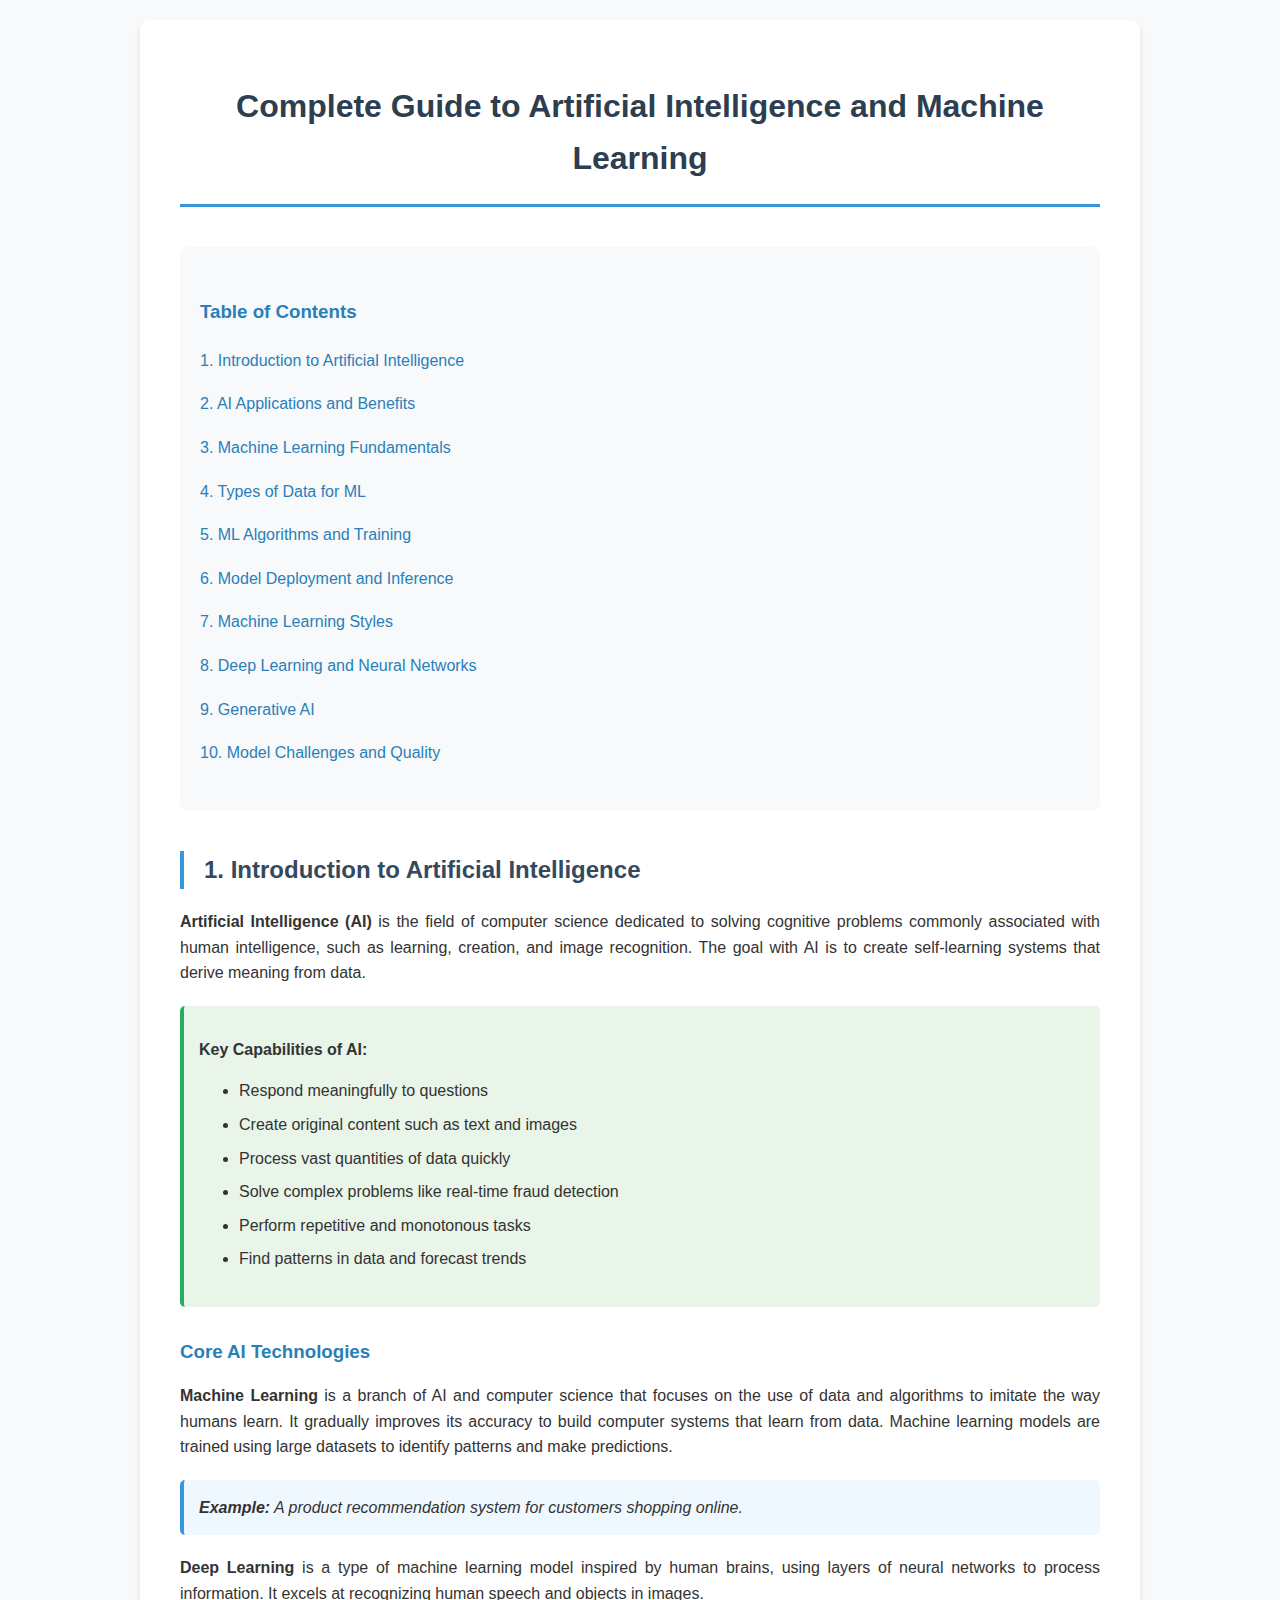
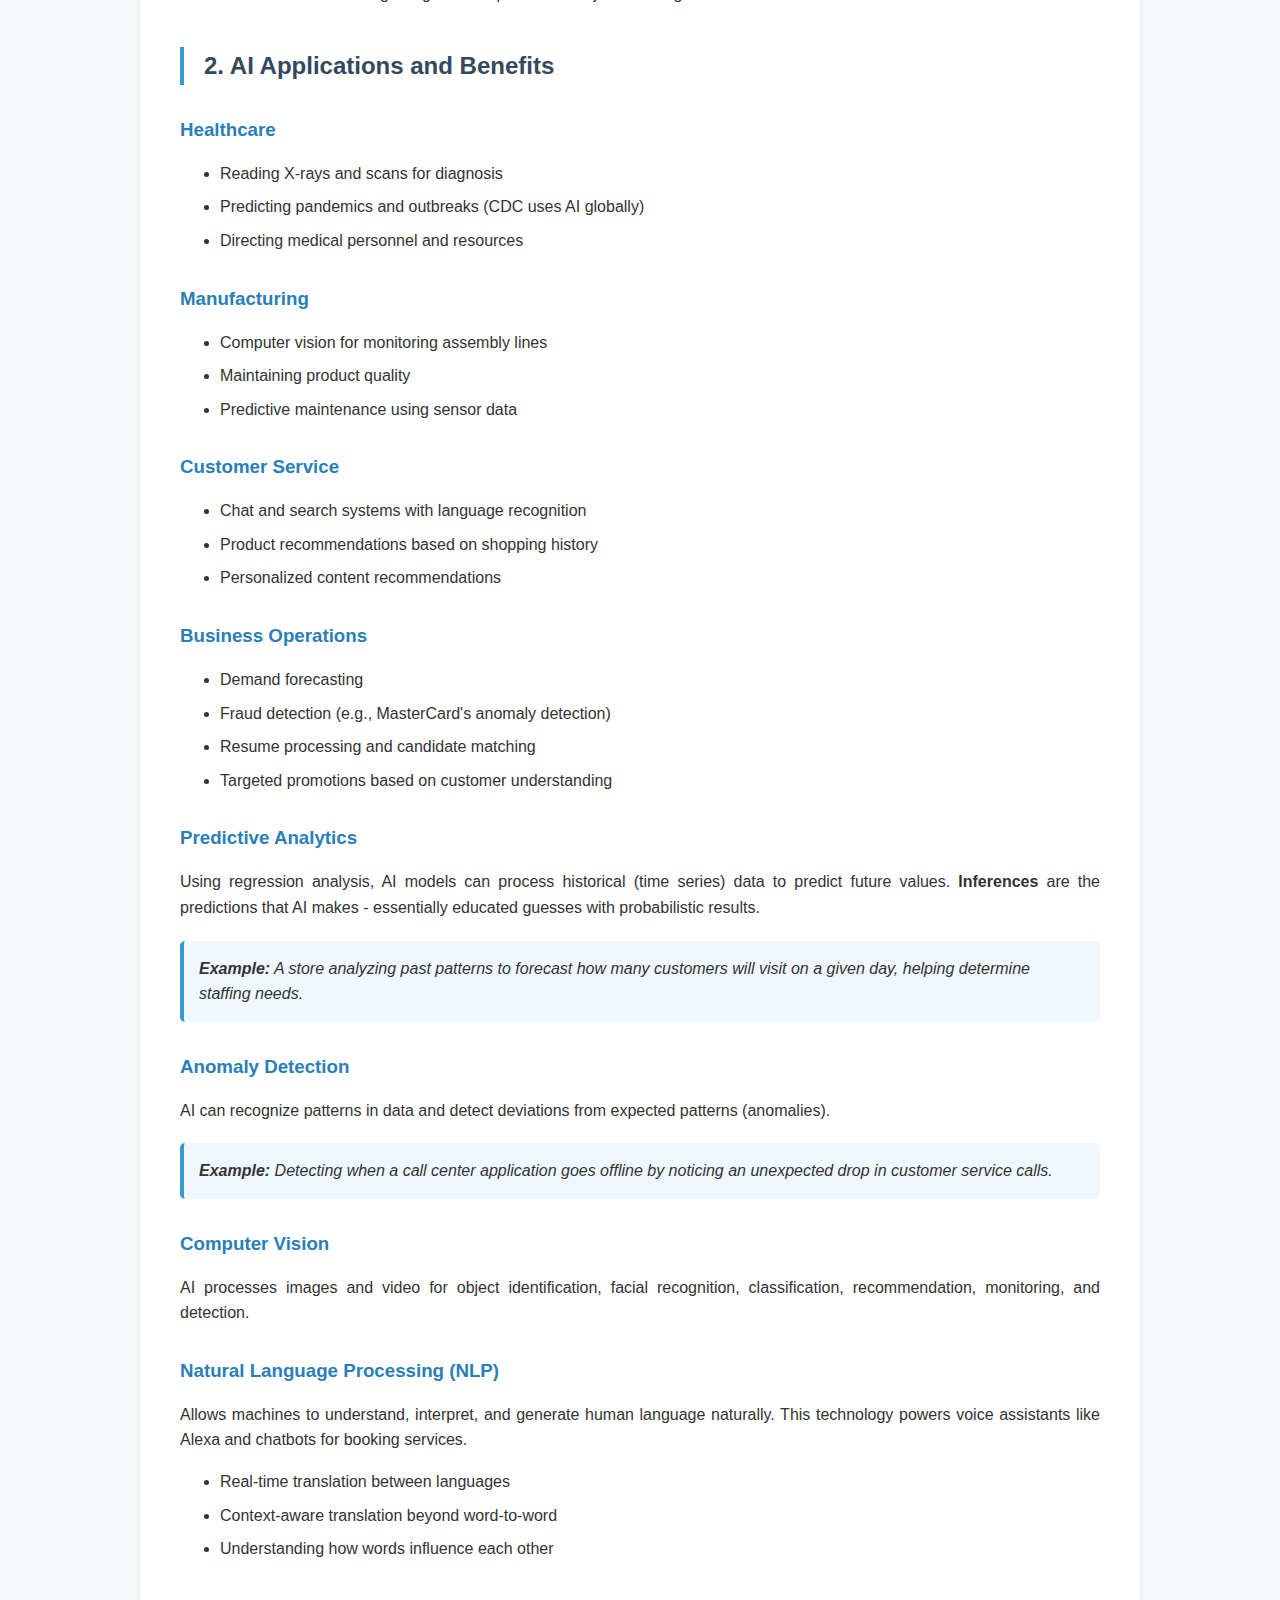
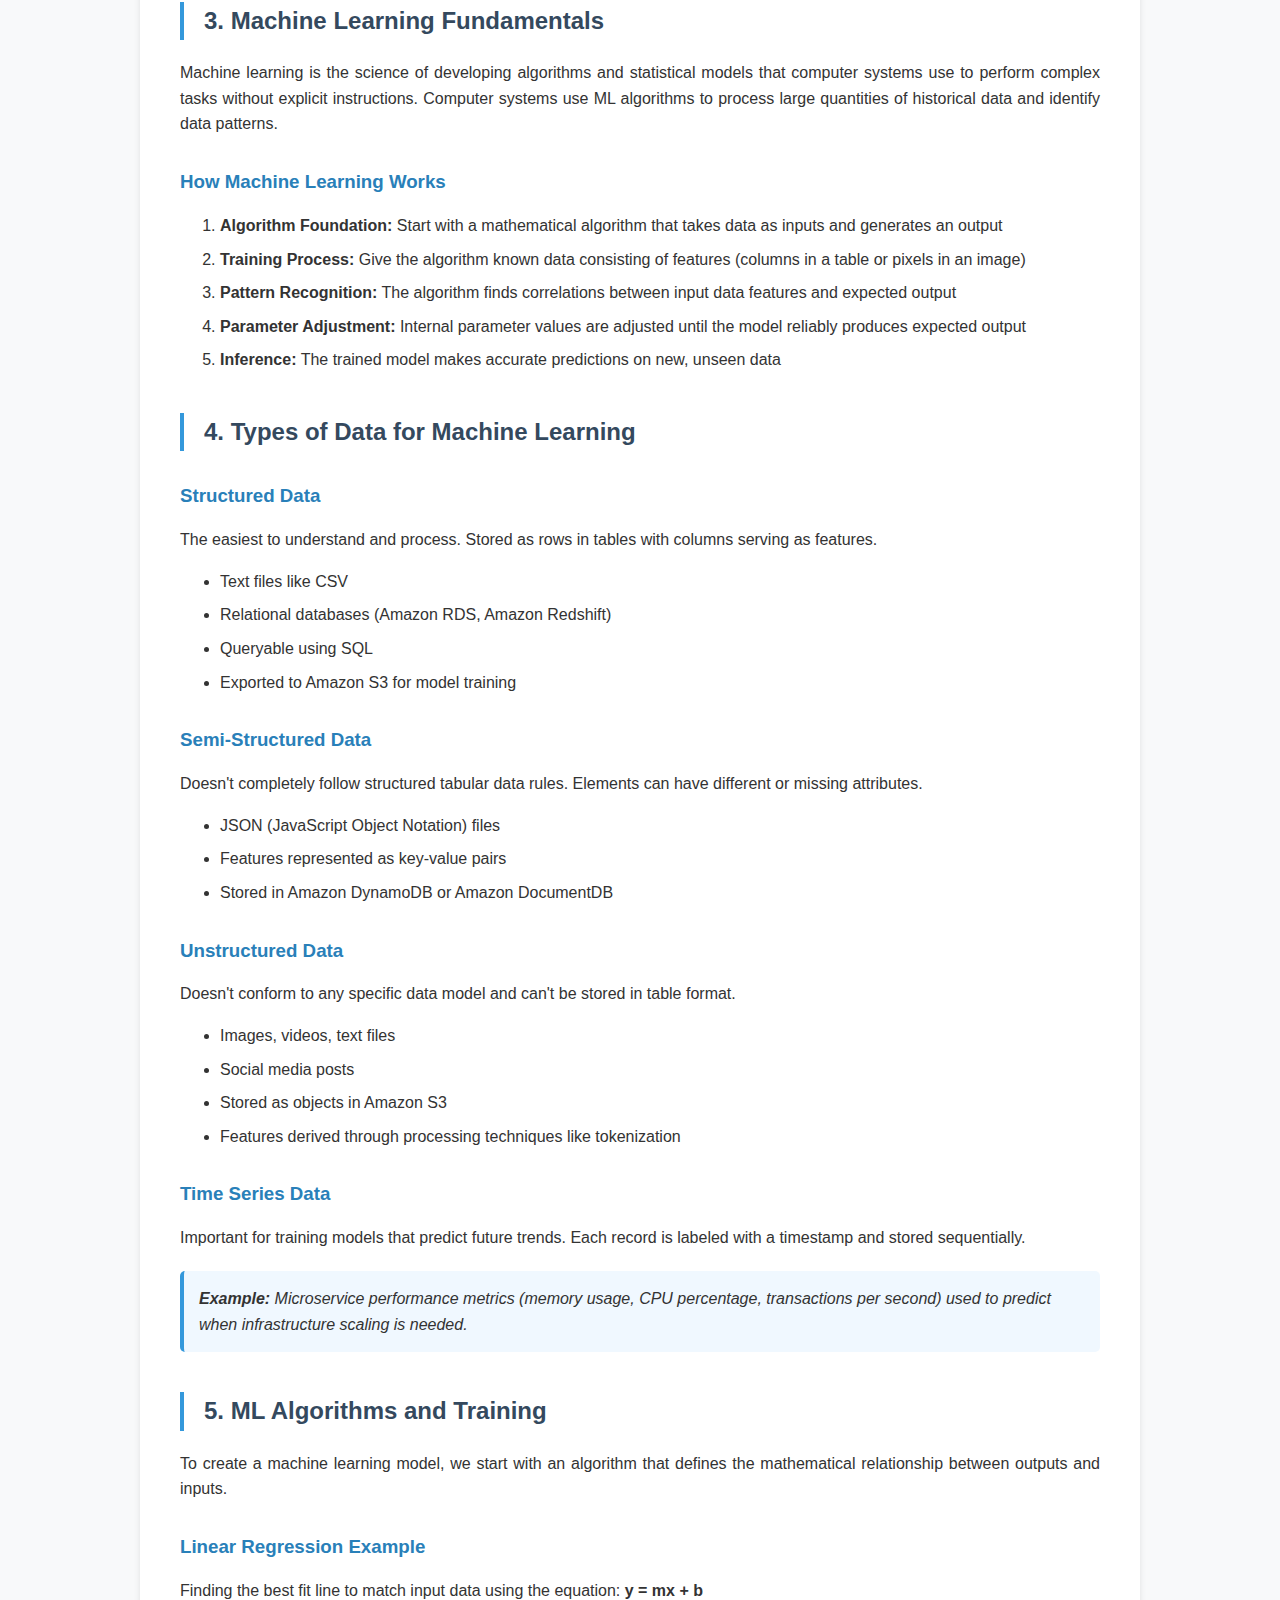
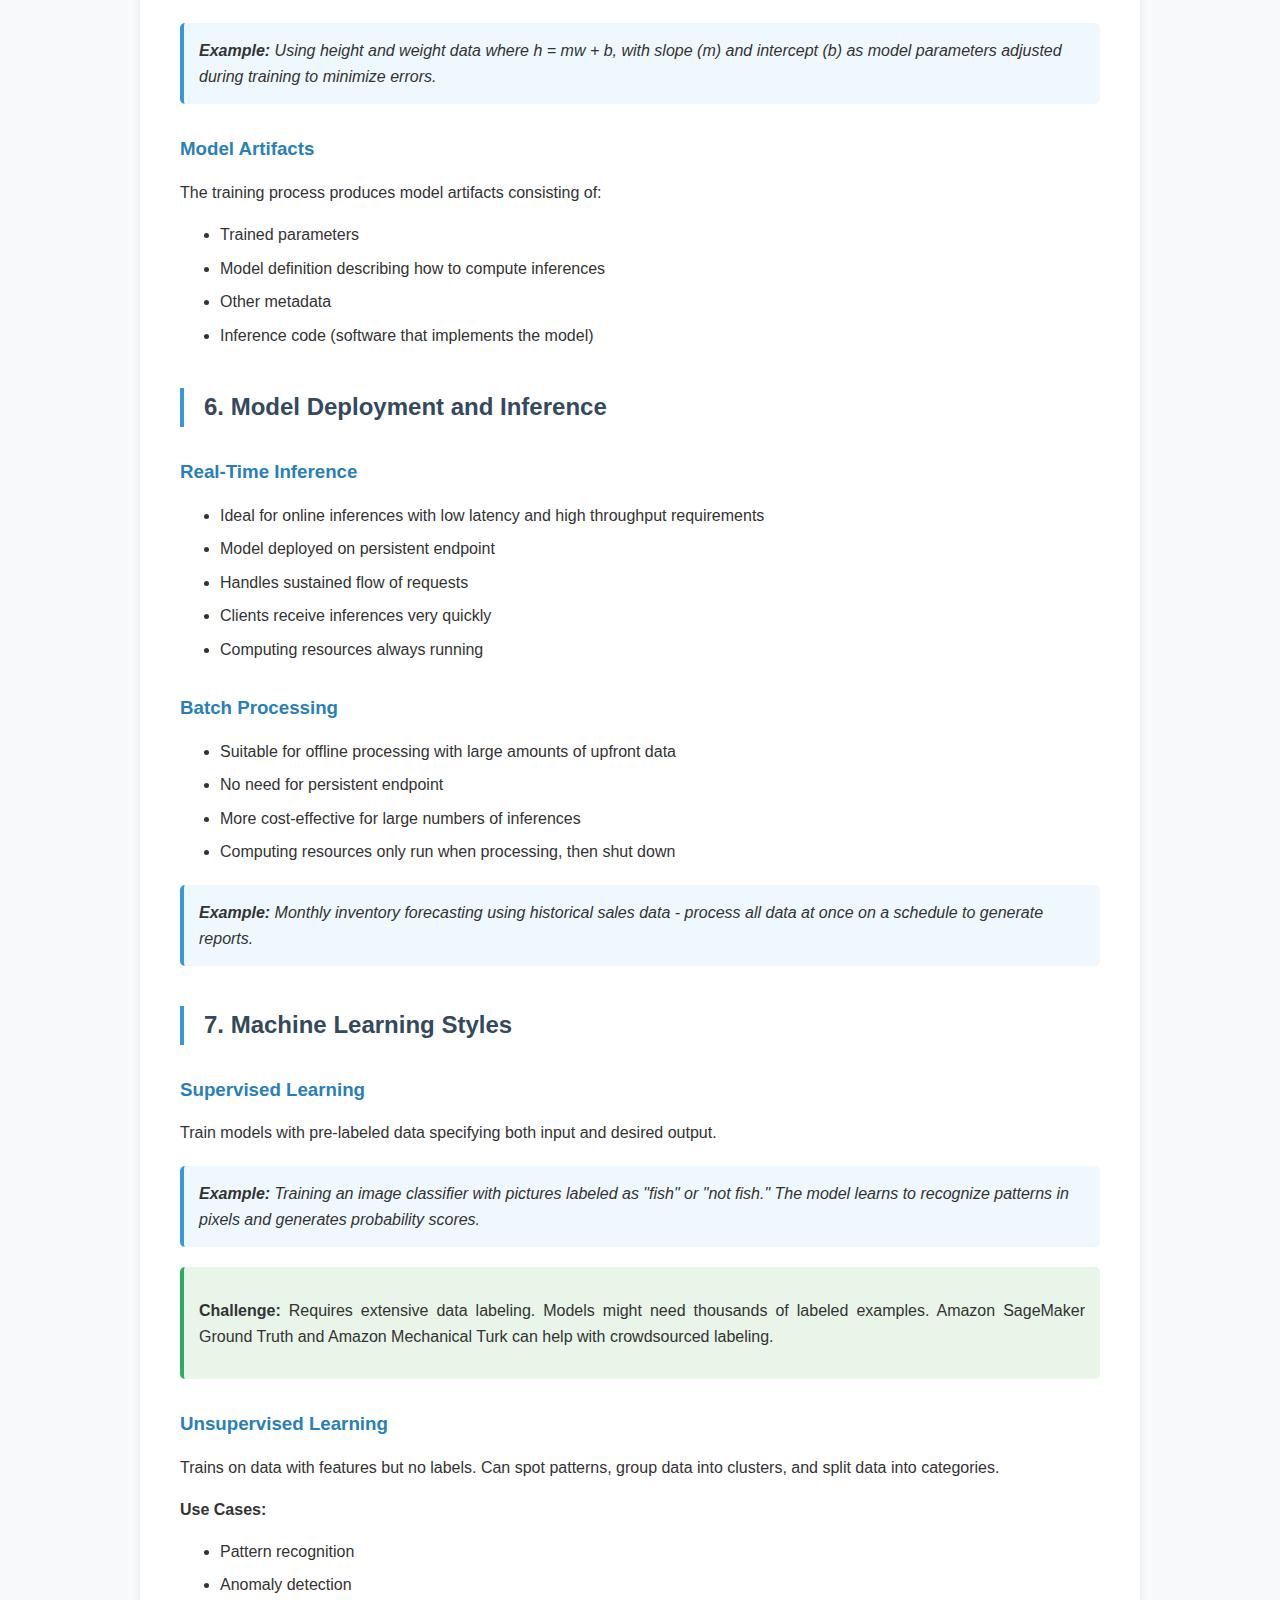
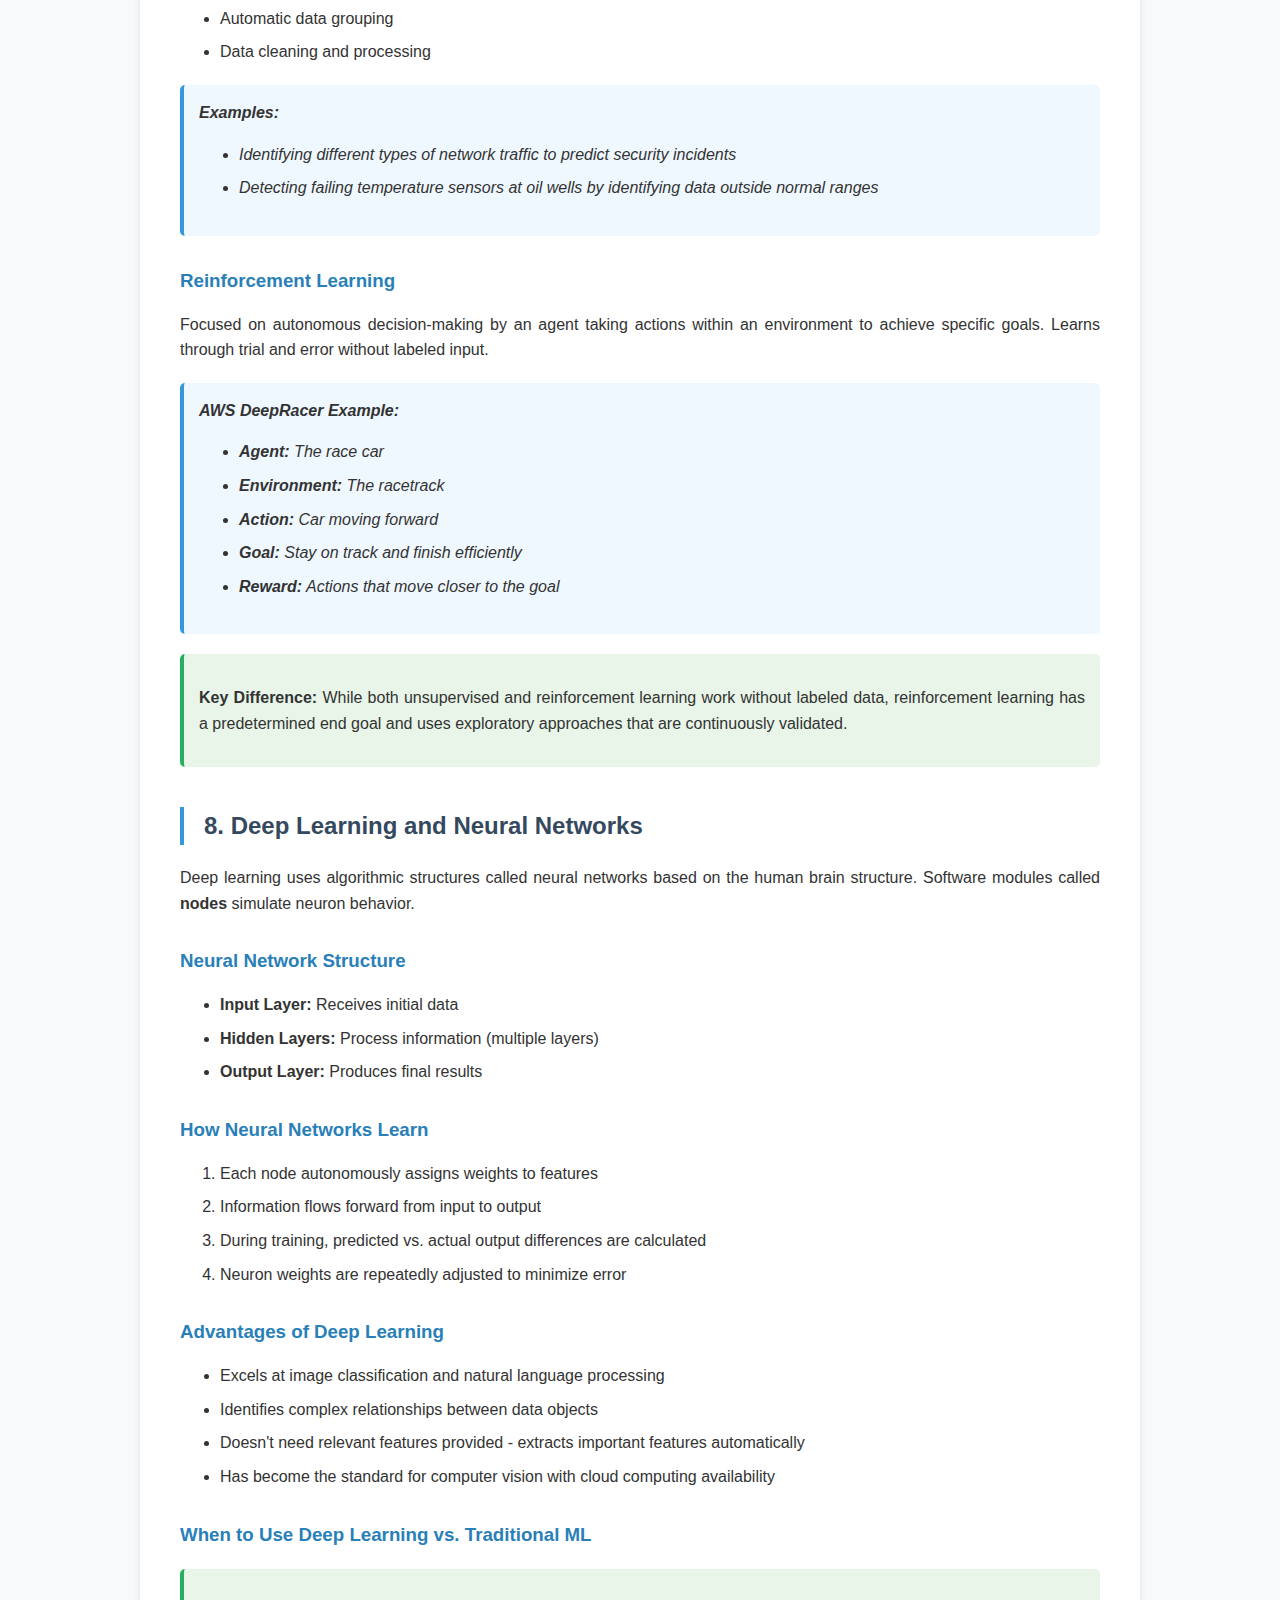
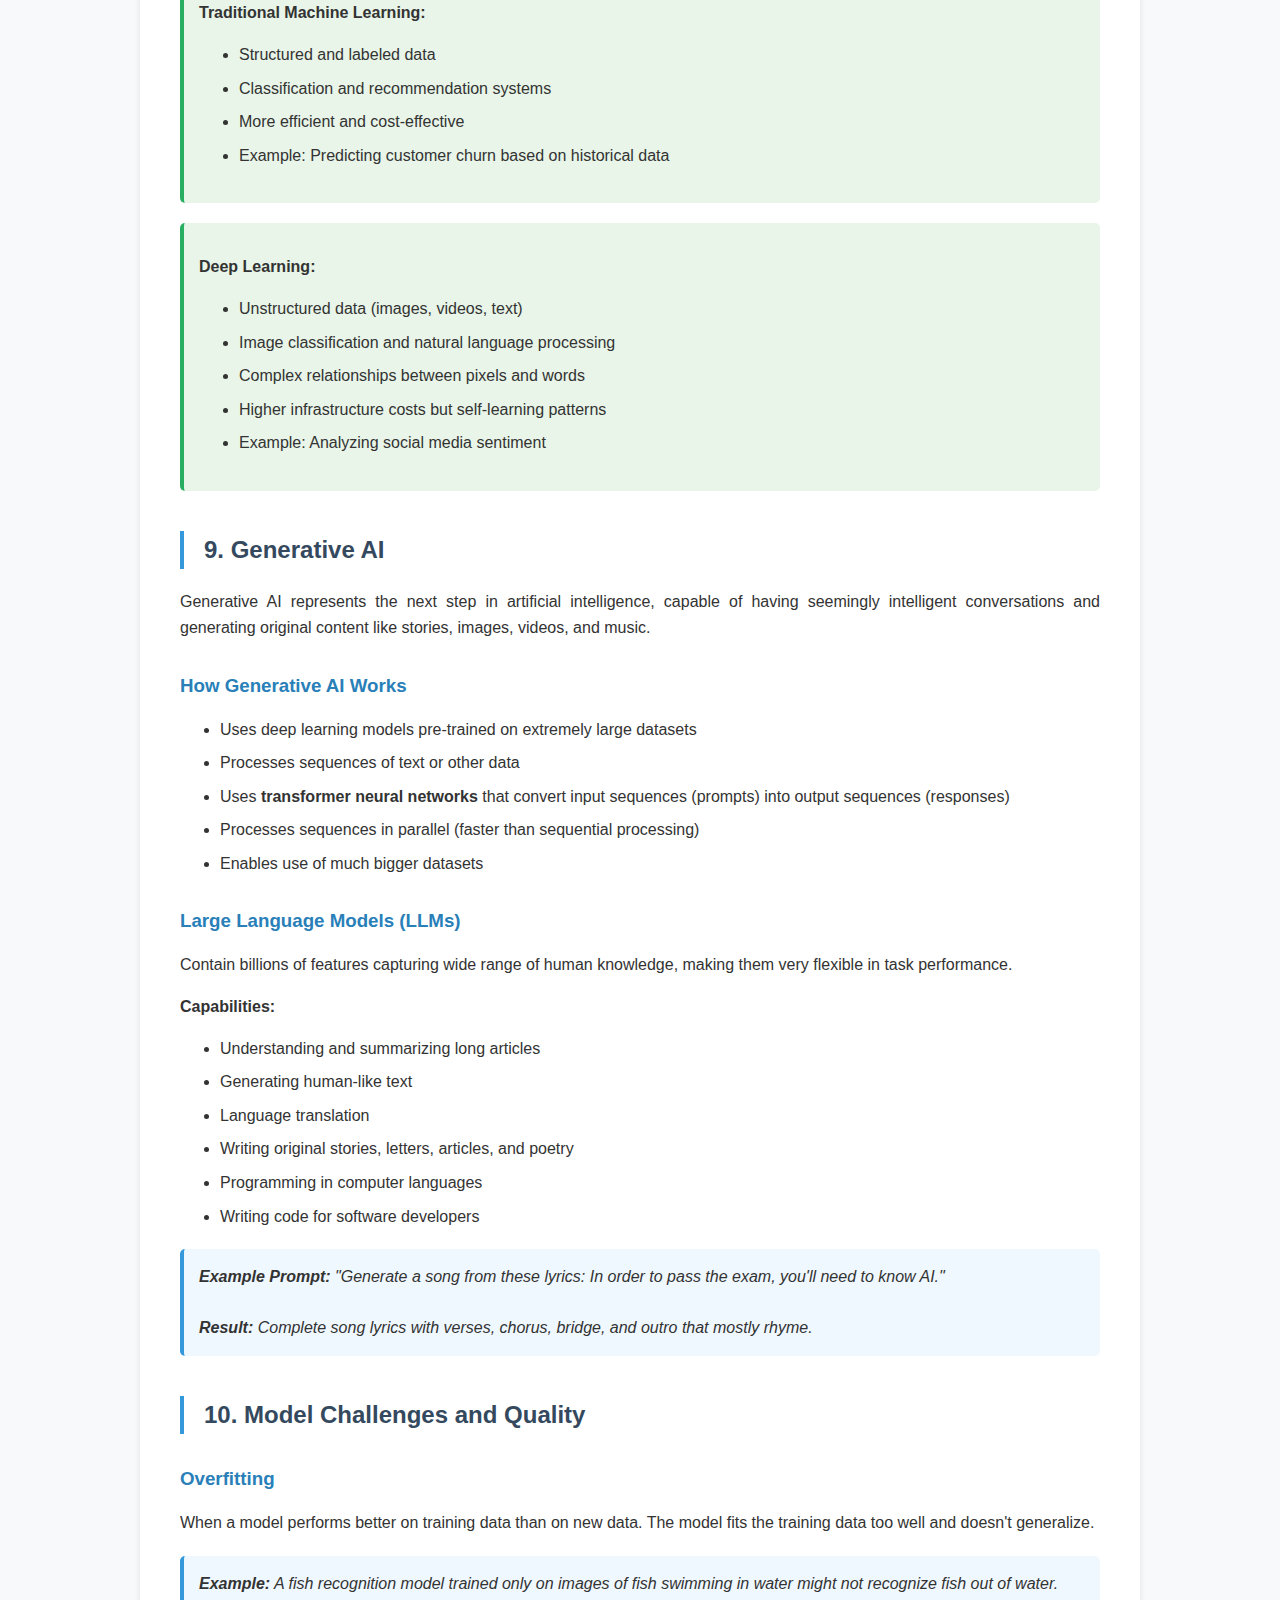
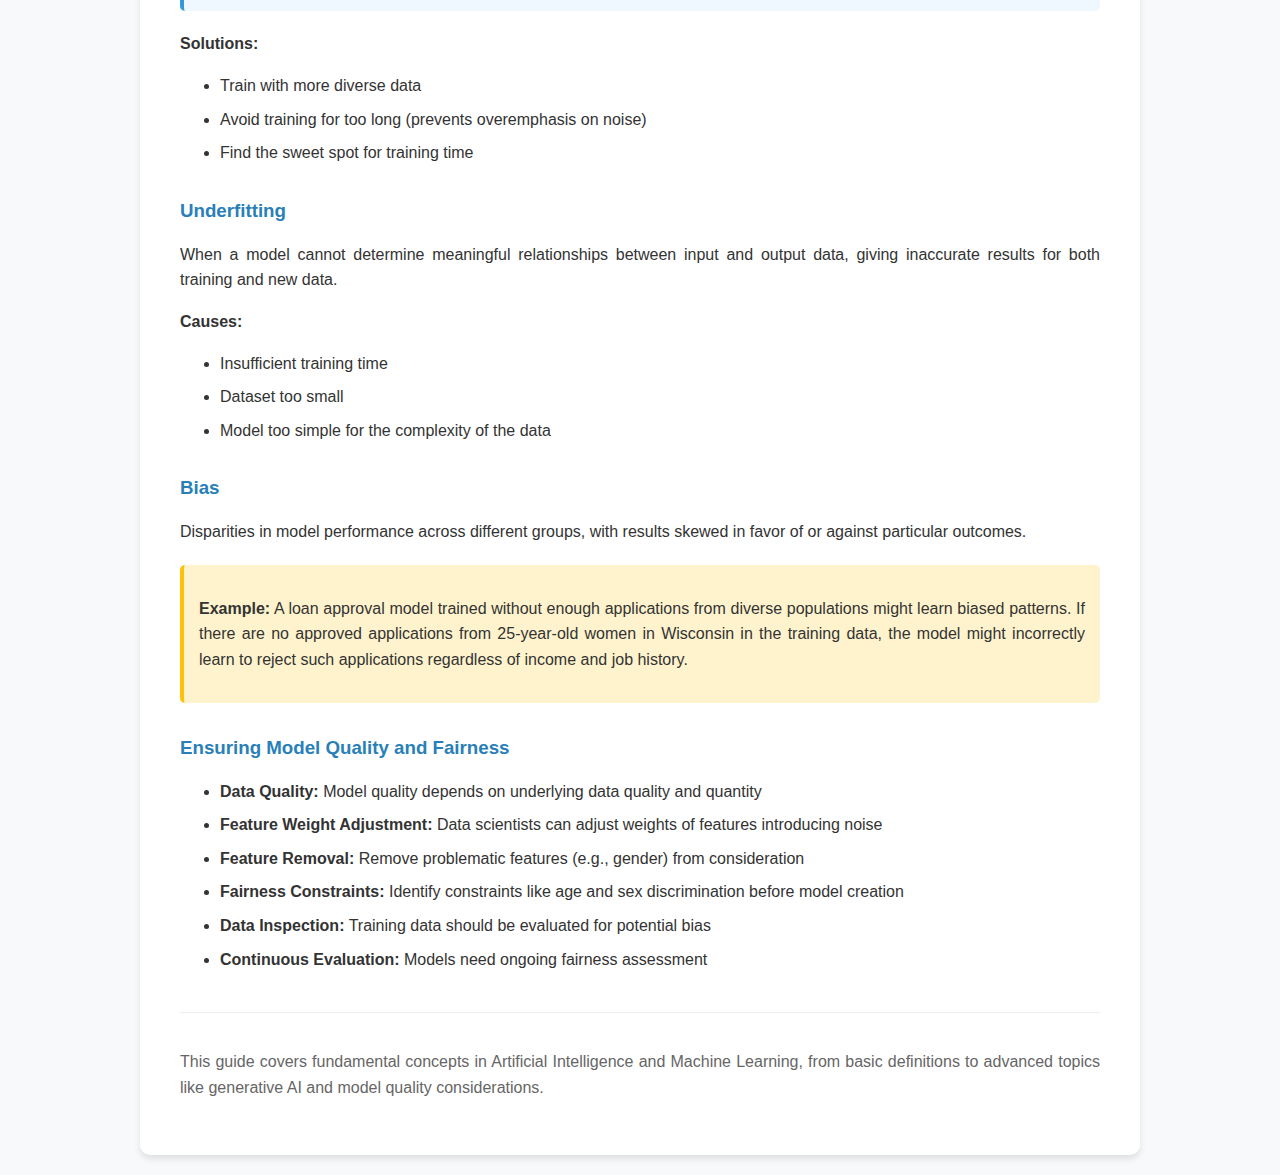
<file: ai-cert/module-1-fundamentals/1-1.html>
<!DOCTYPE html>
<html lang="en">
<head>
    <meta charset="UTF-8">
    <meta name="viewport" content="width=device-width, initial-scale=1.0">
    <title>AI and Machine Learning Guide</title>
    <style>
        body {
            font-family: 'Segoe UI', Tahoma, Geneva, Verdana, sans-serif;
            line-height: 1.6;
            color: #333;
            max-width: 1000px;
            margin: 0 auto;
            padding: 20px;
            background-color: #f8f9fa;
        }
        
        .container {
            background-color: white;
            padding: 40px;
            border-radius: 10px;
            box-shadow: 0 4px 6px rgba(0, 0, 0, 0.1);
        }
        
        h1 {
            color: #2c3e50;
            text-align: center;
            border-bottom: 3px solid #3498db;
            padding-bottom: 20px;
            margin-bottom: 40px;
        }
        
        h2 {
            color: #34495e;
            border-left: 4px solid #3498db;
            padding-left: 20px;
            margin-top: 40px;
            margin-bottom: 20px;
        }
        
        h3 {
            color: #2980b9;
            margin-top: 30px;
            margin-bottom: 15px;
        }
        
        p {
            margin-bottom: 15px;
            text-align: justify;
        }
        
        .highlight {
            background-color: #e8f5e8;
            padding: 15px;
            border-left: 4px solid #27ae60;
            margin: 20px 0;
            border-radius: 5px;
        }
        
        .example {
            background-color: #f0f8ff;
            padding: 15px;
            border-left: 4px solid #3498db;
            margin: 20px 0;
            border-radius: 5px;
            font-style: italic;
        }
        
        .warning {
            background-color: #fff3cd;
            padding: 15px;
            border-left: 4px solid #ffc107;
            margin: 20px 0;
            border-radius: 5px;
        }
        
        ul {
            margin-bottom: 20px;
        }
        
        li {
            margin-bottom: 8px;
        }
        
        .toc {
            background-color: #f8f9fa;
            padding: 20px;
            border-radius: 8px;
            margin-bottom: 30px;
        }
        
        .toc ul {
            list-style-type: none;
            padding-left: 0;
        }
        
        .toc li {
            padding: 5px 0;
        }
        
        .toc a {
            text-decoration: none;
            color: #2980b9;
            font-weight: 500;
        }
        
        .toc a:hover {
            text-decoration: underline;
        }
    </style>
</head>
<body>
    <div class="container">
        <h1>Complete Guide to Artificial Intelligence and Machine Learning</h1>
        
        <div class="toc">
            <h3>Table of Contents</h3>
            <ul>
                <li><a href="#introduction">1. Introduction to Artificial Intelligence</a></li>
                <li><a href="#applications">2. AI Applications and Benefits</a></li>
                <li><a href="#machine-learning">3. Machine Learning Fundamentals</a></li>
                <li><a href="#data-types">4. Types of Data for ML</a></li>
                <li><a href="#algorithms">5. ML Algorithms and Training</a></li>
                <li><a href="#model-deployment">6. Model Deployment and Inference</a></li>
                <li><a href="#learning-styles">7. Machine Learning Styles</a></li>
                <li><a href="#deep-learning">8. Deep Learning and Neural Networks</a></li>
                <li><a href="#generative-ai">9. Generative AI</a></li>
                <li><a href="#challenges">10. Model Challenges and Quality</a></li>
            </ul>
        </div>

        <section id="introduction">
            <h2>1. Introduction to Artificial Intelligence</h2>
            
            <p><strong>Artificial Intelligence (AI)</strong> is the field of computer science dedicated to solving cognitive problems commonly associated with human intelligence, such as learning, creation, and image recognition. The goal with AI is to create self-learning systems that derive meaning from data.</p>
            
            <div class="highlight">
                <p><strong>Key Capabilities of AI:</strong></p>
                <ul>
                    <li>Respond meaningfully to questions</li>
                    <li>Create original content such as text and images</li>
                    <li>Process vast quantities of data quickly</li>
                    <li>Solve complex problems like real-time fraud detection</li>
                    <li>Perform repetitive and monotonous tasks</li>
                    <li>Find patterns in data and forecast trends</li>
                </ul>
            </div>

            <h3>Core AI Technologies</h3>
            
            <p><strong>Machine Learning</strong> is a branch of AI and computer science that focuses on the use of data and algorithms to imitate the way humans learn. It gradually improves its accuracy to build computer systems that learn from data. Machine learning models are trained using large datasets to identify patterns and make predictions.</p>
            
            <div class="example">
                <strong>Example:</strong> A product recommendation system for customers shopping online.
            </div>
            
            <p><strong>Deep Learning</strong> is a type of machine learning model inspired by human brains, using layers of neural networks to process information. It excels at recognizing human speech and objects in images.</p>
        </section>

        <section id="applications">
            <h2>2. AI Applications and Benefits</h2>
            
            <h3>Healthcare</h3>
            <ul>
                <li>Reading X-rays and scans for diagnosis</li>
                <li>Predicting pandemics and outbreaks (CDC uses AI globally)</li>
                <li>Directing medical personnel and resources</li>
            </ul>
            
            <h3>Manufacturing</h3>
            <ul>
                <li>Computer vision for monitoring assembly lines</li>
                <li>Maintaining product quality</li>
                <li>Predictive maintenance using sensor data</li>
            </ul>
            
            <h3>Customer Service</h3>
            <ul>
                <li>Chat and search systems with language recognition</li>
                <li>Product recommendations based on shopping history</li>
                <li>Personalized content recommendations</li>
            </ul>
            
            <h3>Business Operations</h3>
            <ul>
                <li>Demand forecasting</li>
                <li>Fraud detection (e.g., MasterCard's anomaly detection)</li>
                <li>Resume processing and candidate matching</li>
                <li>Targeted promotions based on customer understanding</li>
            </ul>
            
            <h3>Predictive Analytics</h3>
            <p>Using regression analysis, AI models can process historical (time series) data to predict future values. <strong>Inferences</strong> are the predictions that AI makes - essentially educated guesses with probabilistic results.</p>
            
            <div class="example">
                <strong>Example:</strong> A store analyzing past patterns to forecast how many customers will visit on a given day, helping determine staffing needs.
            </div>
            
            <h3>Anomaly Detection</h3>
            <p>AI can recognize patterns in data and detect deviations from expected patterns (anomalies).</p>
            
            <div class="example">
                <strong>Example:</strong> Detecting when a call center application goes offline by noticing an unexpected drop in customer service calls.
            </div>
            
            <h3>Computer Vision</h3>
            <p>AI processes images and video for object identification, facial recognition, classification, recommendation, monitoring, and detection.</p>
            
            <h3>Natural Language Processing (NLP)</h3>
            <p>Allows machines to understand, interpret, and generate human language naturally. This technology powers voice assistants like Alexa and chatbots for booking services.</p>
            
            <ul>
                <li>Real-time translation between languages</li>
                <li>Context-aware translation beyond word-to-word</li>
                <li>Understanding how words influence each other</li>
            </ul>
        </section>

        <section id="machine-learning">
            <h2>3. Machine Learning Fundamentals</h2>
            
            <p>Machine learning is the science of developing algorithms and statistical models that computer systems use to perform complex tasks without explicit instructions. Computer systems use ML algorithms to process large quantities of historical data and identify data patterns.</p>
            
            <h3>How Machine Learning Works</h3>
            
            <ol>
                <li><strong>Algorithm Foundation:</strong> Start with a mathematical algorithm that takes data as inputs and generates an output</li>
                <li><strong>Training Process:</strong> Give the algorithm known data consisting of features (columns in a table or pixels in an image)</li>
                <li><strong>Pattern Recognition:</strong> The algorithm finds correlations between input data features and expected output</li>
                <li><strong>Parameter Adjustment:</strong> Internal parameter values are adjusted until the model reliably produces expected output</li>
                <li><strong>Inference:</strong> The trained model makes accurate predictions on new, unseen data</li>
            </ol>
        </section>

        <section id="data-types">
            <h2>4. Types of Data for Machine Learning</h2>
            
            <h3>Structured Data</h3>
            <p>The easiest to understand and process. Stored as rows in tables with columns serving as features.</p>
            <ul>
                <li>Text files like CSV</li>
                <li>Relational databases (Amazon RDS, Amazon Redshift)</li>
                <li>Queryable using SQL</li>
                <li>Exported to Amazon S3 for model training</li>
            </ul>
            
            <h3>Semi-Structured Data</h3>
            <p>Doesn't completely follow structured tabular data rules. Elements can have different or missing attributes.</p>
            <ul>
                <li>JSON (JavaScript Object Notation) files</li>
                <li>Features represented as key-value pairs</li>
                <li>Stored in Amazon DynamoDB or Amazon DocumentDB</li>
            </ul>
            
            <h3>Unstructured Data</h3>
            <p>Doesn't conform to any specific data model and can't be stored in table format.</p>
            <ul>
                <li>Images, videos, text files</li>
                <li>Social media posts</li>
                <li>Stored as objects in Amazon S3</li>
                <li>Features derived through processing techniques like tokenization</li>
            </ul>
            
            <h3>Time Series Data</h3>
            <p>Important for training models that predict future trends. Each record is labeled with a timestamp and stored sequentially.</p>
            
            <div class="example">
                <strong>Example:</strong> Microservice performance metrics (memory usage, CPU percentage, transactions per second) used to predict when infrastructure scaling is needed.
            </div>
        </section>

        <section id="algorithms">
            <h2>5. ML Algorithms and Training</h2>
            
            <p>To create a machine learning model, we start with an algorithm that defines the mathematical relationship between outputs and inputs.</p>
            
            <h3>Linear Regression Example</h3>
            <p>Finding the best fit line to match input data using the equation: <strong>y = mx + b</strong></p>
            
            <div class="example">
                <strong>Example:</strong> Using height and weight data where h = mw + b, with slope (m) and intercept (b) as model parameters adjusted during training to minimize errors.
            </div>
            
            <h3>Model Artifacts</h3>
            <p>The training process produces model artifacts consisting of:</p>
            <ul>
                <li>Trained parameters</li>
                <li>Model definition describing how to compute inferences</li>
                <li>Other metadata</li>
                <li>Inference code (software that implements the model)</li>
            </ul>
        </section>

        <section id="model-deployment">
            <h2>6. Model Deployment and Inference</h2>
            
            <h3>Real-Time Inference</h3>
            <ul>
                <li>Ideal for online inferences with low latency and high throughput requirements</li>
                <li>Model deployed on persistent endpoint</li>
                <li>Handles sustained flow of requests</li>
                <li>Clients receive inferences very quickly</li>
                <li>Computing resources always running</li>
            </ul>
            
            <h3>Batch Processing</h3>
            <ul>
                <li>Suitable for offline processing with large amounts of upfront data</li>
                <li>No need for persistent endpoint</li>
                <li>More cost-effective for large numbers of inferences</li>
                <li>Computing resources only run when processing, then shut down</li>
            </ul>
            
            <div class="example">
                <strong>Example:</strong> Monthly inventory forecasting using historical sales data - process all data at once on a schedule to generate reports.
            </div>
        </section>

        <section id="learning-styles">
            <h2>7. Machine Learning Styles</h2>
            
            <h3>Supervised Learning</h3>
            <p>Train models with pre-labeled data specifying both input and desired output.</p>
            
            <div class="example">
                <strong>Example:</strong> Training an image classifier with pictures labeled as "fish" or "not fish." The model learns to recognize patterns in pixels and generates probability scores.
            </div>
            
            <div class="highlight">
                <p><strong>Challenge:</strong> Requires extensive data labeling. Models might need thousands of labeled examples. Amazon SageMaker Ground Truth and Amazon Mechanical Turk can help with crowdsourced labeling.</p>
            </div>
            
            <h3>Unsupervised Learning</h3>
            <p>Trains on data with features but no labels. Can spot patterns, group data into clusters, and split data into categories.</p>
            
            <p><strong>Use Cases:</strong></p>
            <ul>
                <li>Pattern recognition</li>
                <li>Anomaly detection</li>
                <li>Automatic data grouping</li>
                <li>Data cleaning and processing</li>
            </ul>
            
            <div class="example">
                <strong>Examples:</strong>
                <ul>
                    <li>Identifying different types of network traffic to predict security incidents</li>
                    <li>Detecting failing temperature sensors at oil wells by identifying data outside normal ranges</li>
                </ul>
            </div>
            
            <h3>Reinforcement Learning</h3>
            <p>Focused on autonomous decision-making by an agent taking actions within an environment to achieve specific goals. Learns through trial and error without labeled input.</p>
            
            <div class="example">
                <strong>AWS DeepRacer Example:</strong>
                <ul>
                    <li><strong>Agent:</strong> The race car</li>
                    <li><strong>Environment:</strong> The racetrack</li>
                    <li><strong>Action:</strong> Car moving forward</li>
                    <li><strong>Goal:</strong> Stay on track and finish efficiently</li>
                    <li><strong>Reward:</strong> Actions that move closer to the goal</li>
                </ul>
            </div>
            
            <div class="highlight">
                <p><strong>Key Difference:</strong> While both unsupervised and reinforcement learning work without labeled data, reinforcement learning has a predetermined end goal and uses exploratory approaches that are continuously validated.</p>
            </div>
        </section>

        <section id="deep-learning">
            <h2>8. Deep Learning and Neural Networks</h2>
            
            <p>Deep learning uses algorithmic structures called neural networks based on the human brain structure. Software modules called <strong>nodes</strong> simulate neuron behavior.</p>
            
            <h3>Neural Network Structure</h3>
            <ul>
                <li><strong>Input Layer:</strong> Receives initial data</li>
                <li><strong>Hidden Layers:</strong> Process information (multiple layers)</li>
                <li><strong>Output Layer:</strong> Produces final results</li>
            </ul>
            
            <h3>How Neural Networks Learn</h3>
            <ol>
                <li>Each node autonomously assigns weights to features</li>
                <li>Information flows forward from input to output</li>
                <li>During training, predicted vs. actual output differences are calculated</li>
                <li>Neuron weights are repeatedly adjusted to minimize error</li>
            </ol>
            
            <h3>Advantages of Deep Learning</h3>
            <ul>
                <li>Excels at image classification and natural language processing</li>
                <li>Identifies complex relationships between data objects</li>
                <li>Doesn't need relevant features provided - extracts important features automatically</li>
                <li>Has become the standard for computer vision with cloud computing availability</li>
            </ul>
            
            <h3>When to Use Deep Learning vs. Traditional ML</h3>
            
            <div class="highlight">
                <p><strong>Traditional Machine Learning:</strong></p>
                <ul>
                    <li>Structured and labeled data</li>
                    <li>Classification and recommendation systems</li>
                    <li>More efficient and cost-effective</li>
                    <li>Example: Predicting customer churn based on historical data</li>
                </ul>
            </div>
            
            <div class="highlight">
                <p><strong>Deep Learning:</strong></p>
                <ul>
                    <li>Unstructured data (images, videos, text)</li>
                    <li>Image classification and natural language processing</li>
                    <li>Complex relationships between pixels and words</li>
                    <li>Higher infrastructure costs but self-learning patterns</li>
                    <li>Example: Analyzing social media sentiment</li>
                </ul>
            </div>
        </section>

        <section id="generative-ai">
            <h2>9. Generative AI</h2>
            
            <p>Generative AI represents the next step in artificial intelligence, capable of having seemingly intelligent conversations and generating original content like stories, images, videos, and music.</p>
            
            <h3>How Generative AI Works</h3>
            <ul>
                <li>Uses deep learning models pre-trained on extremely large datasets</li>
                <li>Processes sequences of text or other data</li>
                <li>Uses <strong>transformer neural networks</strong> that convert input sequences (prompts) into output sequences (responses)</li>
                <li>Processes sequences in parallel (faster than sequential processing)</li>
                <li>Enables use of much bigger datasets</li>
            </ul>
            
            <h3>Large Language Models (LLMs)</h3>
            <p>Contain billions of features capturing wide range of human knowledge, making them very flexible in task performance.</p>
            
            <p><strong>Capabilities:</strong></p>
            <ul>
                <li>Understanding and summarizing long articles</li>
                <li>Generating human-like text</li>
                <li>Language translation</li>
                <li>Writing original stories, letters, articles, and poetry</li>
                <li>Programming in computer languages</li>
                <li>Writing code for software developers</li>
            </ul>
            
            <div class="example">
                <strong>Example Prompt:</strong> "Generate a song from these lyrics: In order to pass the exam, you'll need to know AI."
                <br><br>
                <strong>Result:</strong> Complete song lyrics with verses, chorus, bridge, and outro that mostly rhyme.
            </div>
        </section>

        <section id="challenges">
            <h2>10. Model Challenges and Quality</h2>
            
            <h3>Overfitting</h3>
            <p>When a model performs better on training data than on new data. The model fits the training data too well and doesn't generalize.</p>
            
            <div class="example">
                <strong>Example:</strong> A fish recognition model trained only on images of fish swimming in water might not recognize fish out of water.
            </div>
            
            <p><strong>Solutions:</strong></p>
            <ul>
                <li>Train with more diverse data</li>
                <li>Avoid training for too long (prevents overemphasis on noise)</li>
                <li>Find the sweet spot for training time</li>
            </ul>
            
            <h3>Underfitting</h3>
            <p>When a model cannot determine meaningful relationships between input and output data, giving inaccurate results for both training and new data.</p>
            
            <p><strong>Causes:</strong></p>
            <ul>
                <li>Insufficient training time</li>
                <li>Dataset too small</li>
                <li>Model too simple for the complexity of the data</li>
            </ul>
            
            <h3>Bias</h3>
            <p>Disparities in model performance across different groups, with results skewed in favor of or against particular outcomes.</p>
            
            <div class="warning">
                <p><strong>Example:</strong> A loan approval model trained without enough applications from diverse populations might learn biased patterns. If there are no approved applications from 25-year-old women in Wisconsin in the training data, the model might incorrectly learn to reject such applications regardless of income and job history.</p>
            </div>
            
            <h3>Ensuring Model Quality and Fairness</h3>
            <ul>
                <li><strong>Data Quality:</strong> Model quality depends on underlying data quality and quantity</li>
                <li><strong>Feature Weight Adjustment:</strong> Data scientists can adjust weights of features introducing noise</li>
                <li><strong>Feature Removal:</strong> Remove problematic features (e.g., gender) from consideration</li>
                <li><strong>Fairness Constraints:</strong> Identify constraints like age and sex discrimination before model creation</li>
                <li><strong>Data Inspection:</strong> Training data should be evaluated for potential bias</li>
                <li><strong>Continuous Evaluation:</strong> Models need ongoing fairness assessment</li>
            </ul>
        </section>
        
        <footer style="margin-top: 40px; padding-top: 20px; border-top: 1px solid #eee; text-align: center; color: #666;">
            <p>This guide covers fundamental concepts in Artificial Intelligence and Machine Learning, from basic definitions to advanced topics like generative AI and model quality considerations.</p>
        </footer>
    </div>
</body>
</html>
</file>
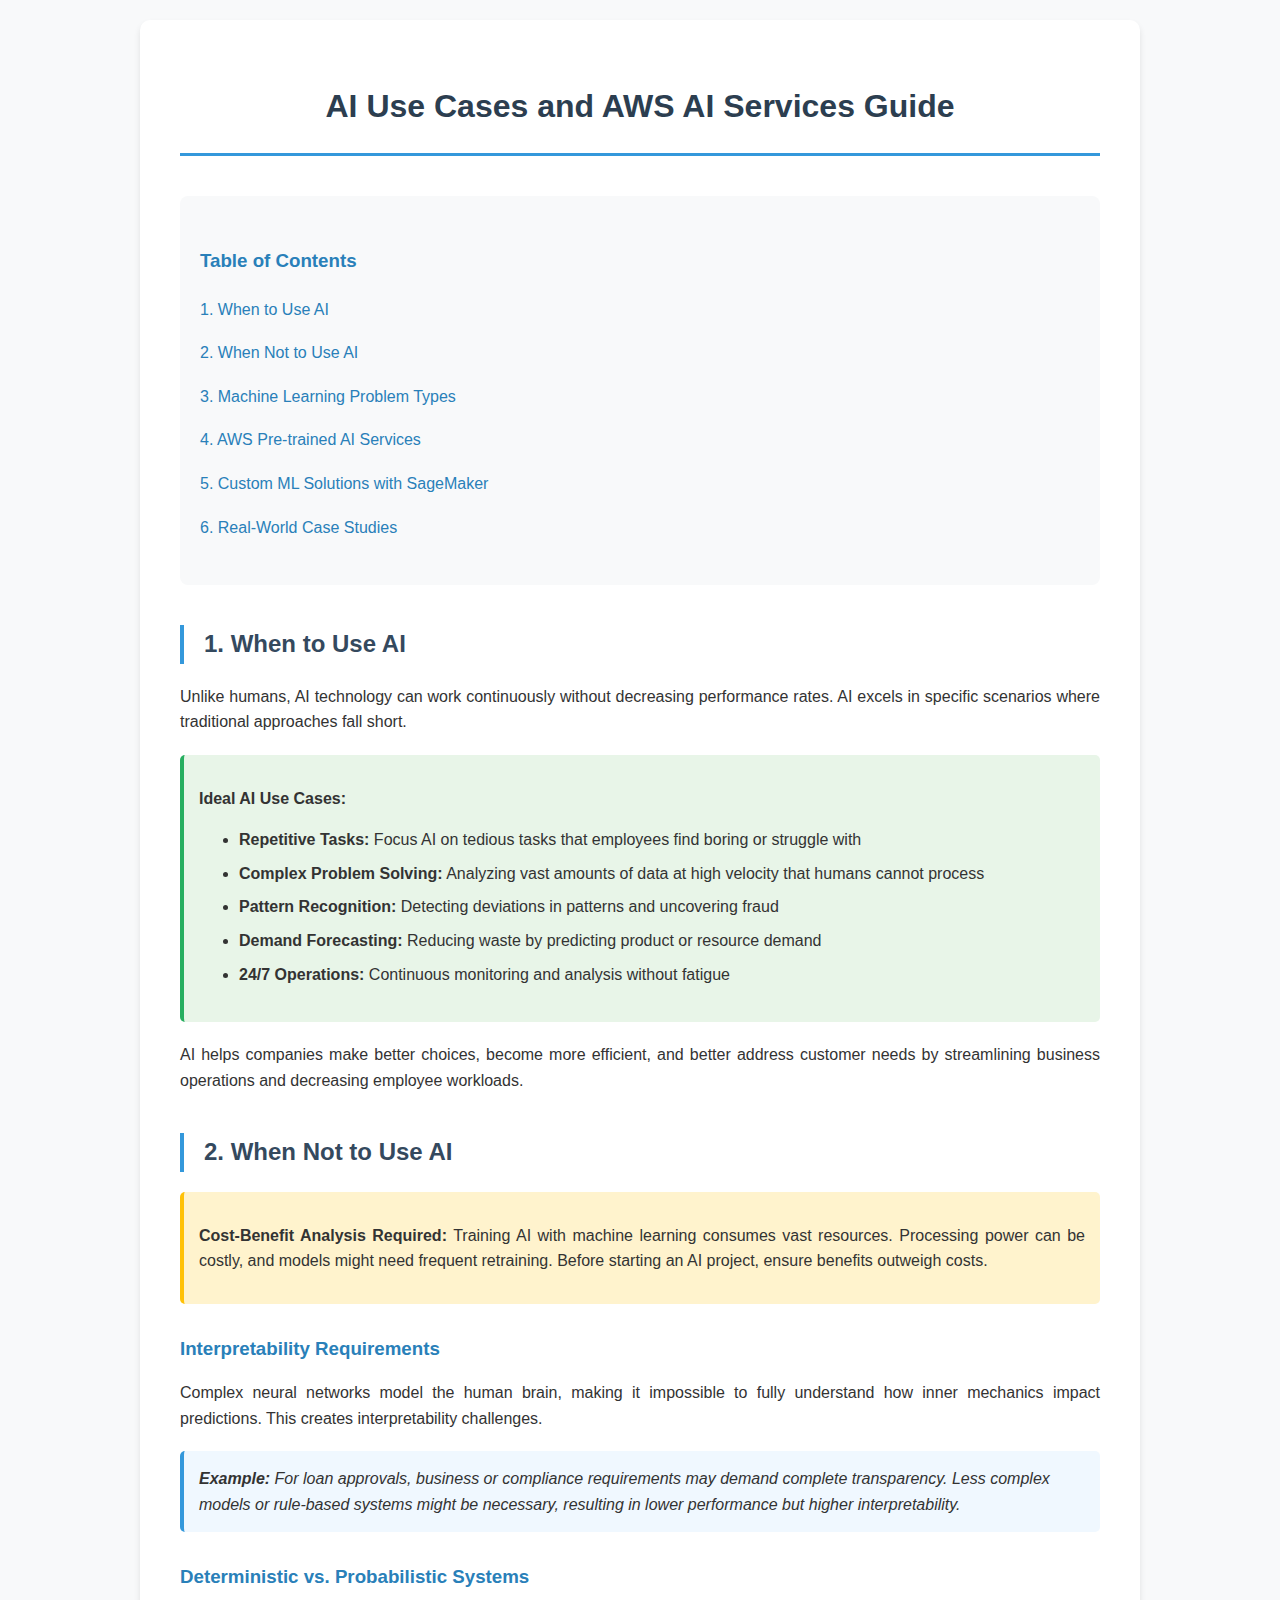
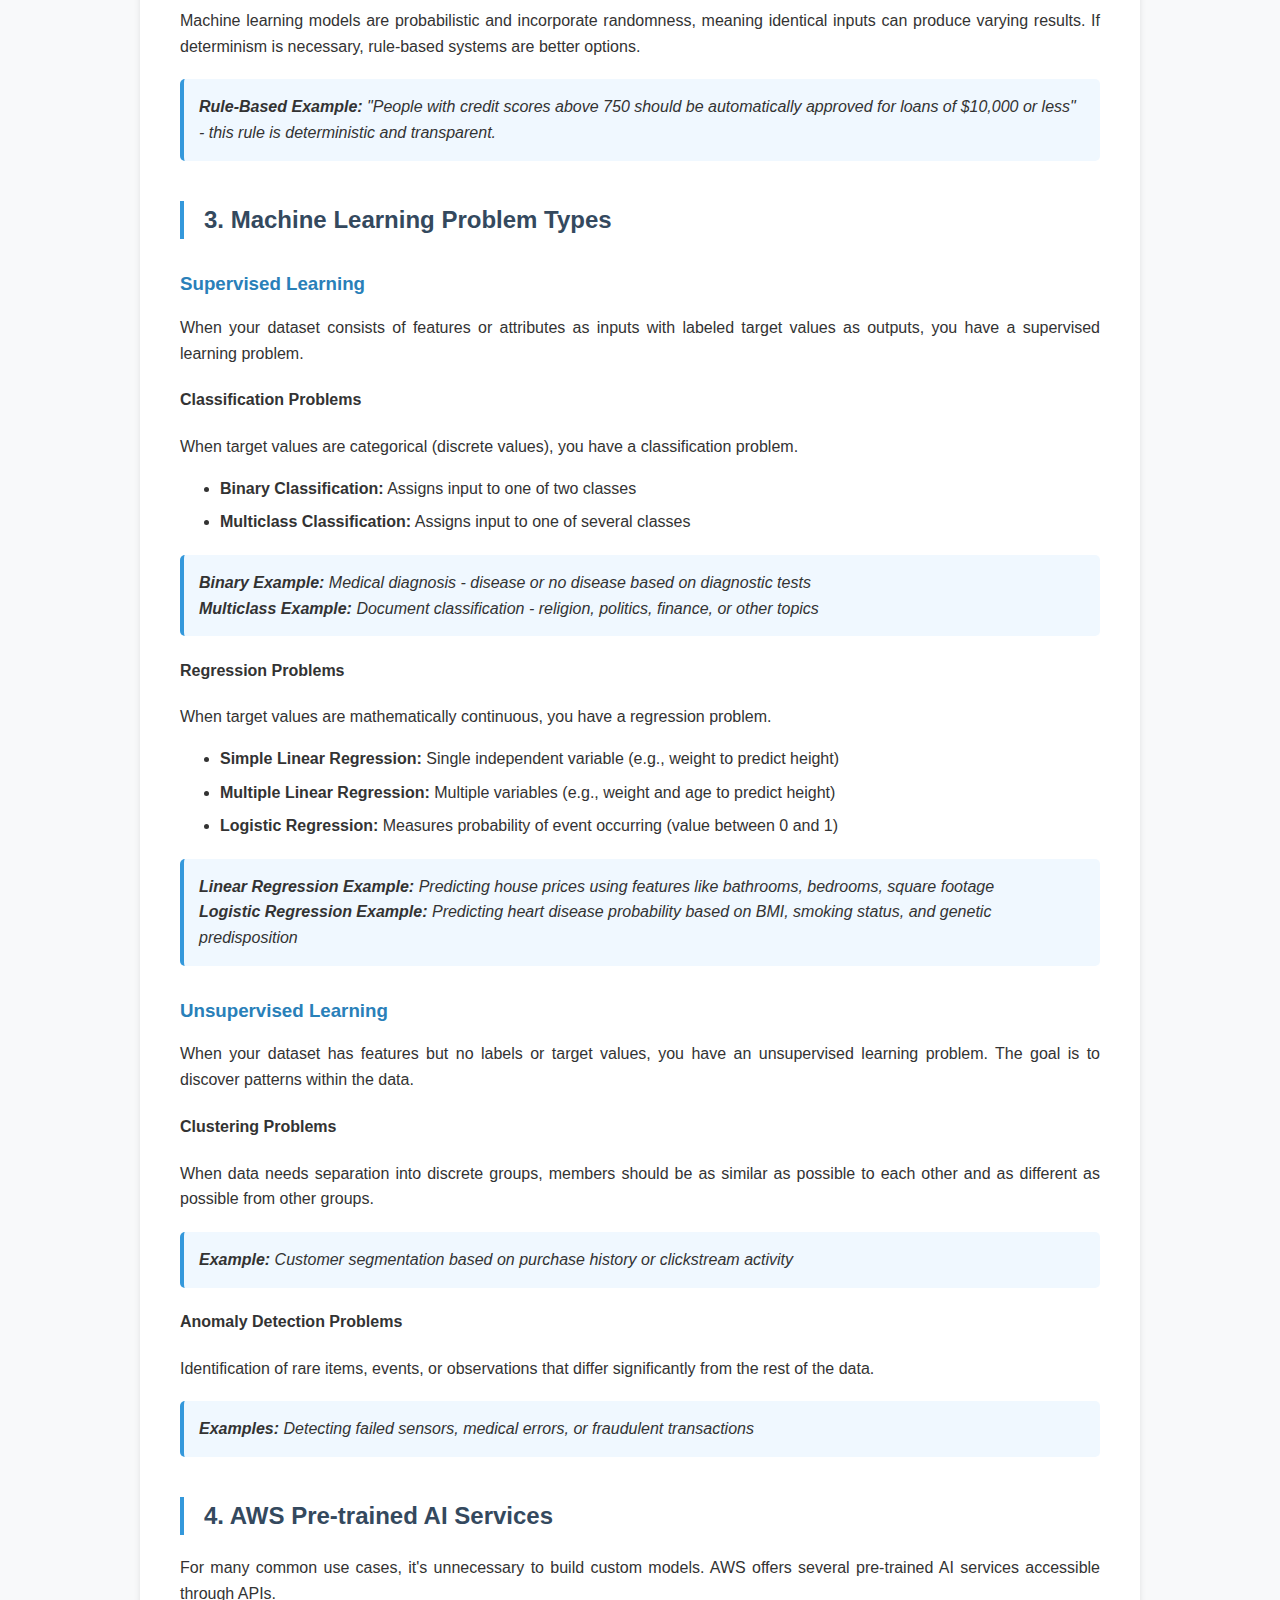
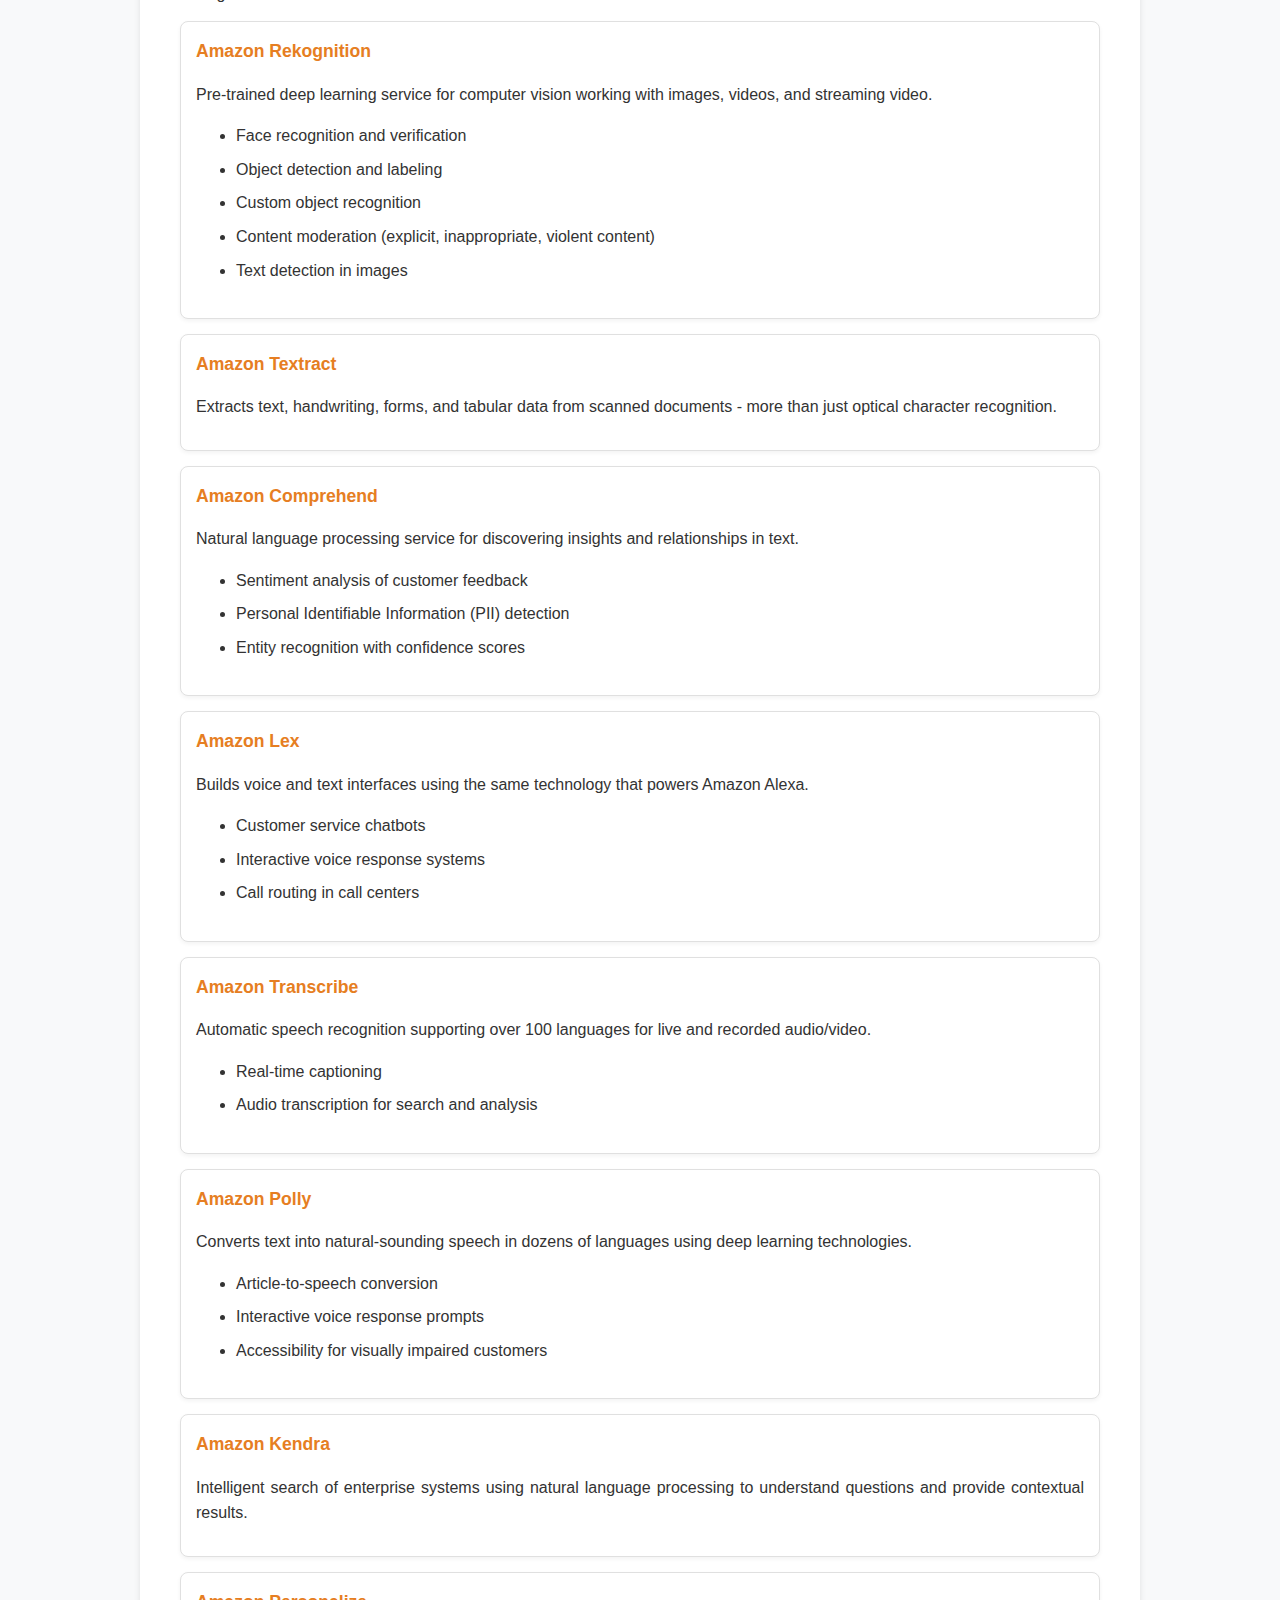
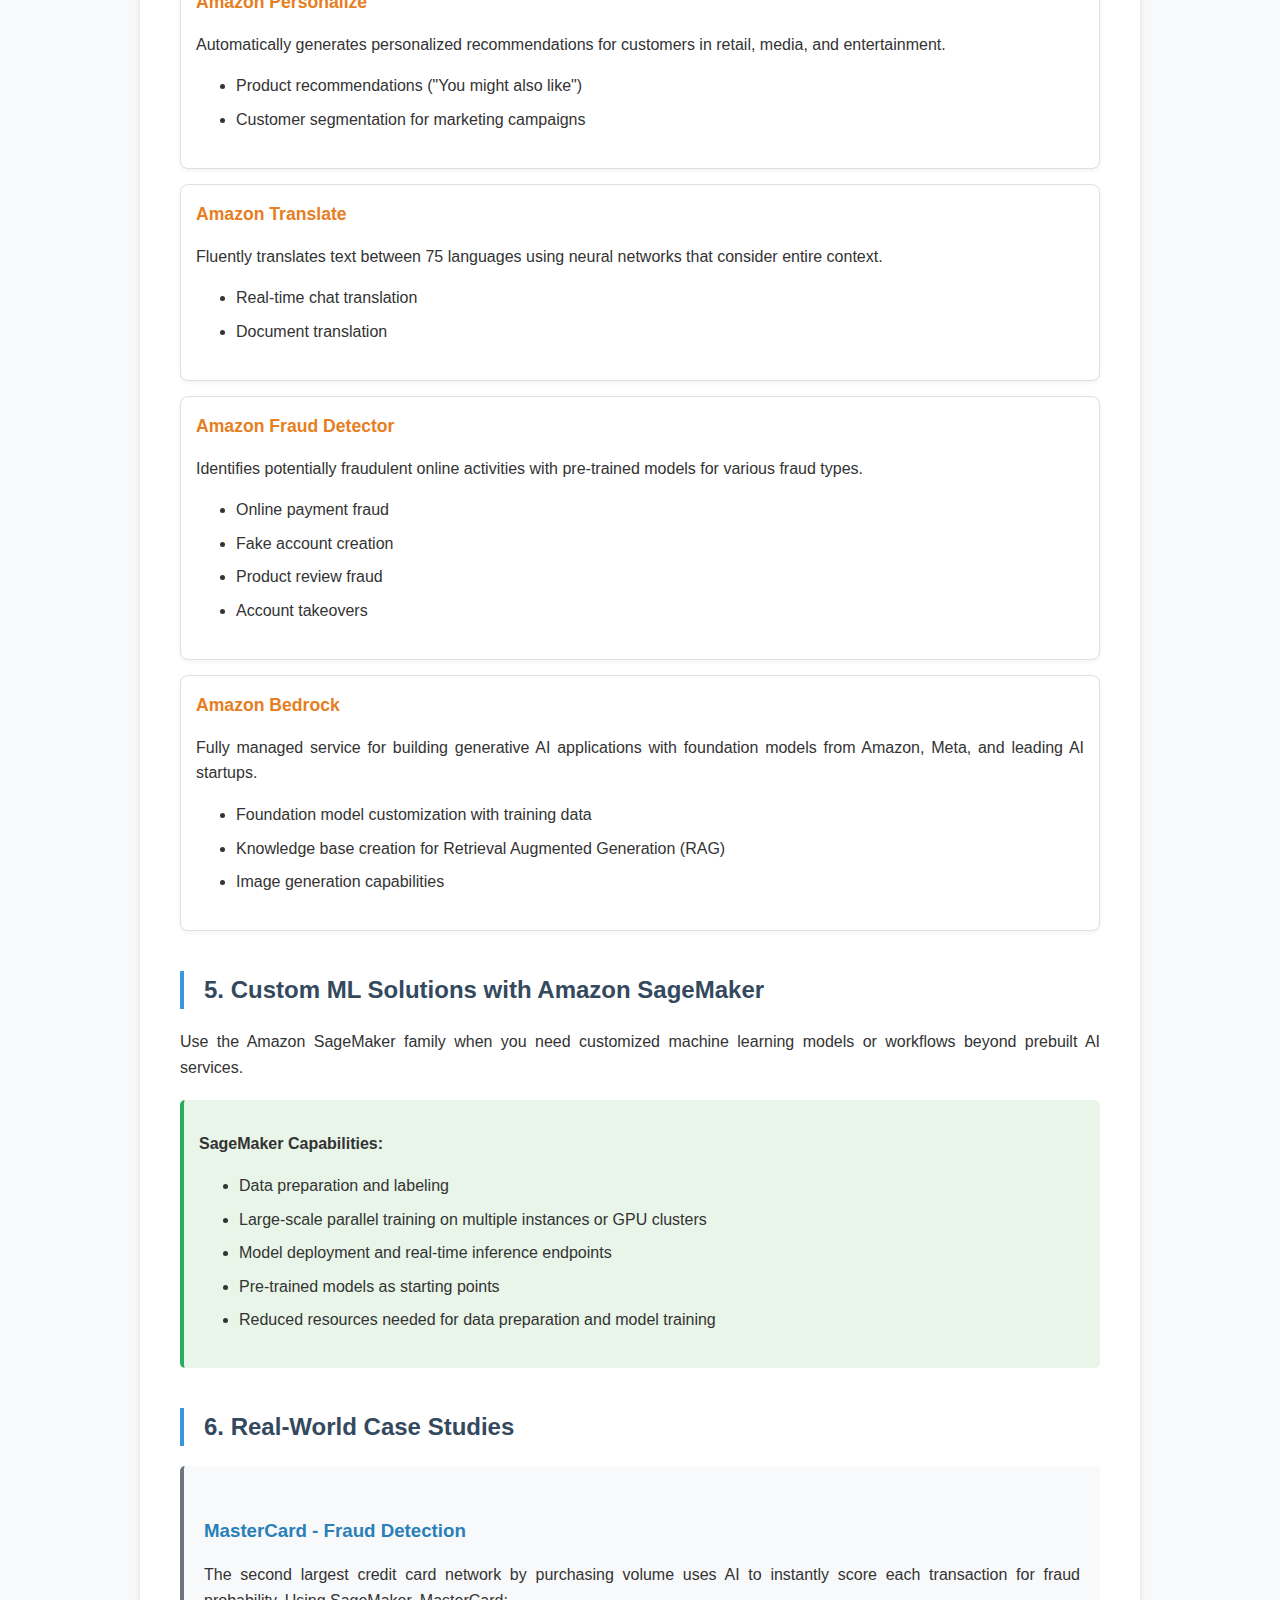
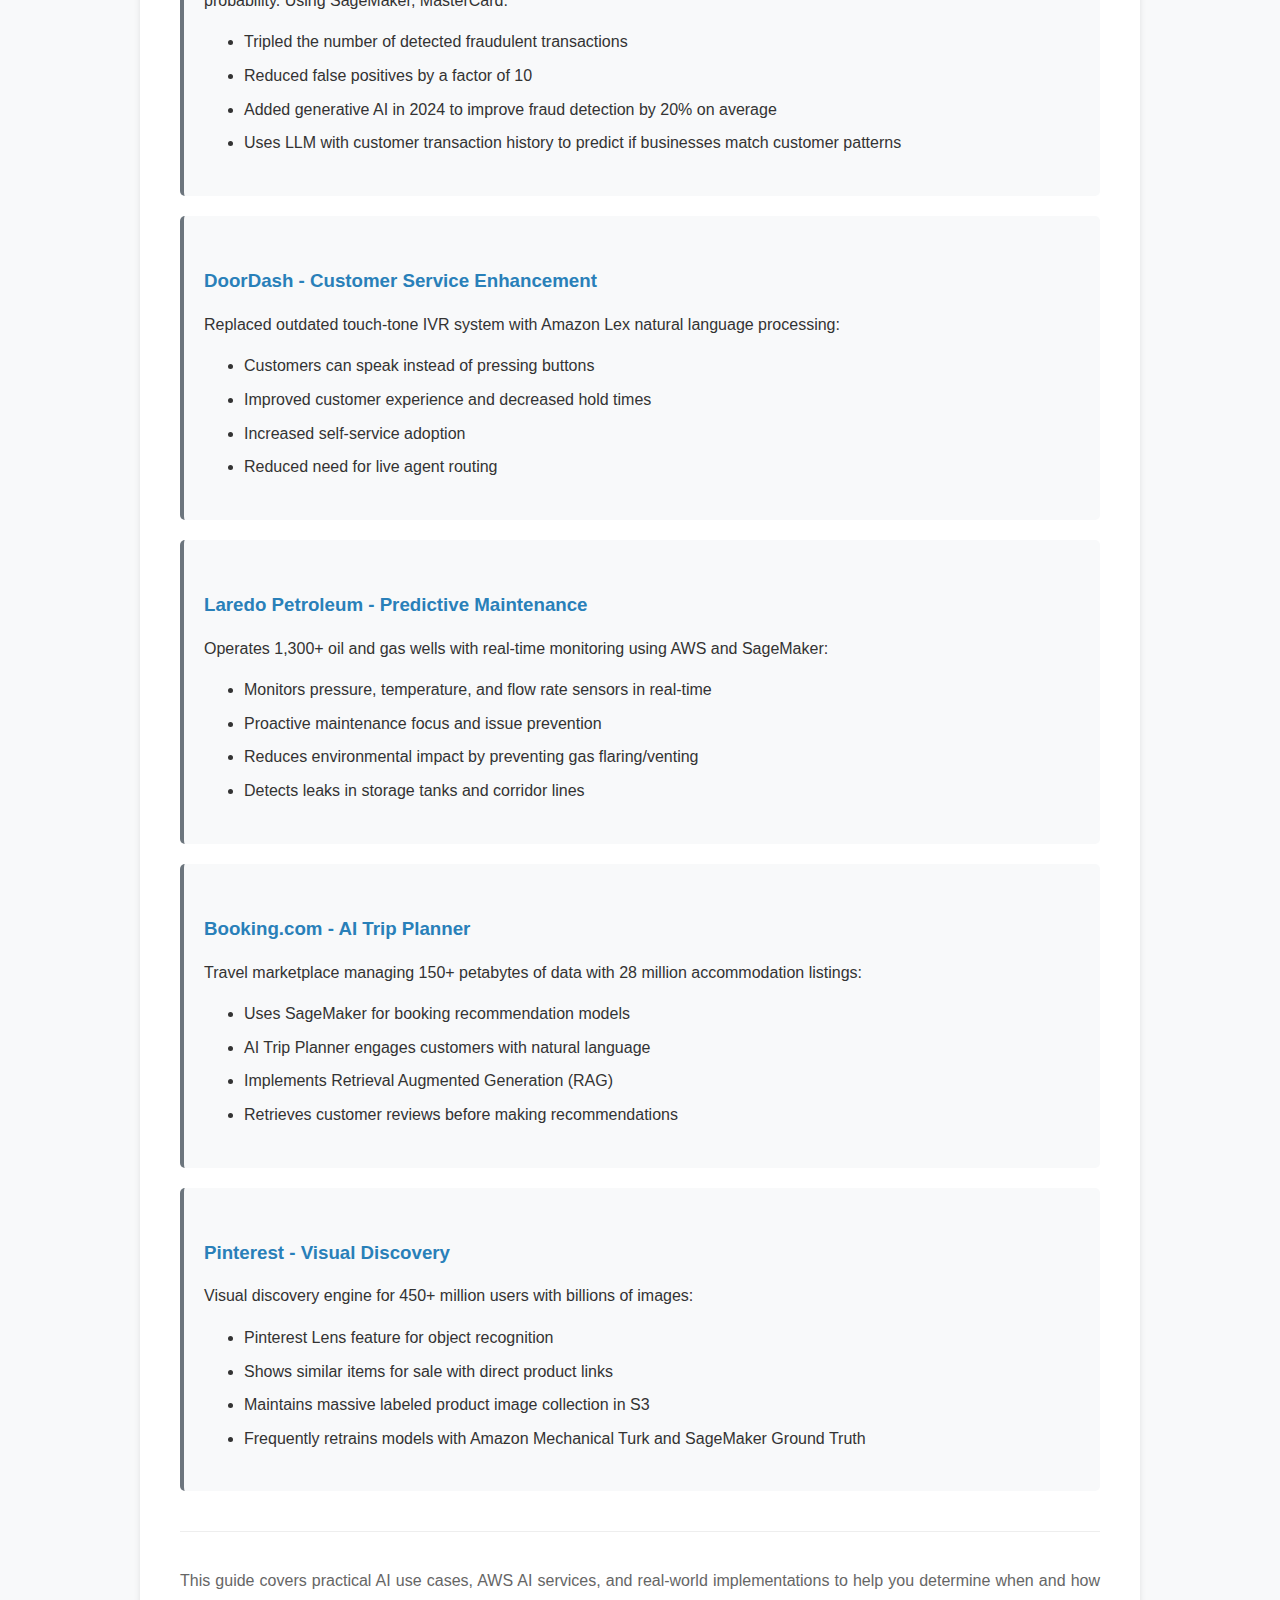
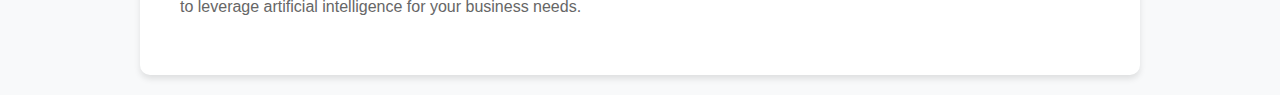
<file: ai-cert/module-1-fundamentals/1-2.html>
<!DOCTYPE html>
<html lang="en">
<head>
    <meta charset="UTF-8">
    <meta name="viewport" content="width=device-width, initial-scale=1.0">
    <title>AI Use Cases and AWS Services Guide</title>
    <style>
        body {
            font-family: 'Segoe UI', Tahoma, Geneva, Verdana, sans-serif;
            line-height: 1.6;
            color: #333;
            max-width: 1000px;
            margin: 0 auto;
            padding: 20px;
            background-color: #f8f9fa;
        }
        
        .container {
            background-color: white;
            padding: 40px;
            border-radius: 10px;
            box-shadow: 0 4px 6px rgba(0, 0, 0, 0.1);
        }
        
        h1 {
            color: #2c3e50;
            text-align: center;
            border-bottom: 3px solid #3498db;
            padding-bottom: 20px;
            margin-bottom: 40px;
        }
        
        h2 {
            color: #34495e;
            border-left: 4px solid #3498db;
            padding-left: 20px;
            margin-top: 40px;
            margin-bottom: 20px;
        }
        
        h3 {
            color: #2980b9;
            margin-top: 30px;
            margin-bottom: 15px;
        }
        
        p {
            margin-bottom: 15px;
            text-align: justify;
        }
        
        .highlight {
            background-color: #e8f5e8;
            padding: 15px;
            border-left: 4px solid #27ae60;
            margin: 20px 0;
            border-radius: 5px;
        }
        
        .example {
            background-color: #f0f8ff;
            padding: 15px;
            border-left: 4px solid #3498db;
            margin: 20px 0;
            border-radius: 5px;
            font-style: italic;
        }
        
        .warning {
            background-color: #fff3cd;
            padding: 15px;
            border-left: 4px solid #ffc107;
            margin: 20px 0;
            border-radius: 5px;
        }
        
        .case-study {
            background-color: #f8f9fa;
            padding: 20px;
            border-left: 4px solid #6c757d;
            margin: 20px 0;
            border-radius: 5px;
        }
        
        ul {
            margin-bottom: 20px;
        }
        
        li {
            margin-bottom: 8px;
        }
        
        .toc {
            background-color: #f8f9fa;
            padding: 20px;
            border-radius: 8px;
            margin-bottom: 30px;
        }
        
        .toc ul {
            list-style-type: none;
            padding-left: 0;
        }
        
        .toc li {
            padding: 5px 0;
        }
        
        .toc a {
            text-decoration: none;
            color: #2980b9;
            font-weight: 500;
        }
        
        .toc a:hover {
            text-decoration: underline;
        }
        
        .service-card {
            background-color: #ffffff;
            border: 1px solid #e0e0e0;
            padding: 15px;
            margin: 15px 0;
            border-radius: 8px;
            box-shadow: 0 2px 4px rgba(0, 0, 0, 0.05);
        }
        
        .service-name {
            color: #e67e22;
            font-weight: bold;
            font-size: 1.1em;
            margin-bottom: 10px;
        }
    </style>
</head>
<body>
    <div class="container">
        <h1>AI Use Cases and AWS AI Services Guide</h1>
        
        <div class="toc">
            <h3>Table of Contents</h3>
            <ul>
                <li><a href="#when-to-use-ai">1. When to Use AI</a></li>
                <li><a href="#when-not-to-use-ai">2. When Not to Use AI</a></li>
                <li><a href="#ml-problem-types">3. Machine Learning Problem Types</a></li>
                <li><a href="#aws-ai-services">4. AWS Pre-trained AI Services</a></li>
                <li><a href="#custom-ml-solutions">5. Custom ML Solutions with SageMaker</a></li>
                <li><a href="#case-studies">6. Real-World Case Studies</a></li>
            </ul>
        </div>

        <section id="when-to-use-ai">
            <h2>1. When to Use AI</h2>
            
            <p>Unlike humans, AI technology can work continuously without decreasing performance rates. AI excels in specific scenarios where traditional approaches fall short.</p>
            
            <div class="highlight">
                <p><strong>Ideal AI Use Cases:</strong></p>
                <ul>
                    <li><strong>Repetitive Tasks:</strong> Focus AI on tedious tasks that employees find boring or struggle with</li>
                    <li><strong>Complex Problem Solving:</strong> Analyzing vast amounts of data at high velocity that humans cannot process</li>
                    <li><strong>Pattern Recognition:</strong> Detecting deviations in patterns and uncovering fraud</li>
                    <li><strong>Demand Forecasting:</strong> Reducing waste by predicting product or resource demand</li>
                    <li><strong>24/7 Operations:</strong> Continuous monitoring and analysis without fatigue</li>
                </ul>
            </div>

            <p>AI helps companies make better choices, become more efficient, and better address customer needs by streamlining business operations and decreasing employee workloads.</p>
        </section>

        <section id="when-not-to-use-ai">
            <h2>2. When Not to Use AI</h2>
            
            <div class="warning">
                <p><strong>Cost-Benefit Analysis Required:</strong> Training AI with machine learning consumes vast resources. Processing power can be costly, and models might need frequent retraining. Before starting an AI project, ensure benefits outweigh costs.</p>
            </div>

            <h3>Interpretability Requirements</h3>
            <p>Complex neural networks model the human brain, making it impossible to fully understand how inner mechanics impact predictions. This creates interpretability challenges.</p>
            
            <div class="example">
                <strong>Example:</strong> For loan approvals, business or compliance requirements may demand complete transparency. Less complex models or rule-based systems might be necessary, resulting in lower performance but higher interpretability.
            </div>

            <h3>Deterministic vs. Probabilistic Systems</h3>
            <p>Machine learning models are probabilistic and incorporate randomness, meaning identical inputs can produce varying results. If determinism is necessary, rule-based systems are better options.</p>
            
            <div class="example">
                <strong>Rule-Based Example:</strong> "People with credit scores above 750 should be automatically approved for loans of $10,000 or less" - this rule is deterministic and transparent.
            </div>
        </section>

        <section id="ml-problem-types">
            <h2>3. Machine Learning Problem Types</h2>
            
            <h3>Supervised Learning</h3>
            <p>When your dataset consists of features or attributes as inputs with labeled target values as outputs, you have a supervised learning problem.</p>
            
            <h4>Classification Problems</h4>
            <p>When target values are categorical (discrete values), you have a classification problem.</p>
            
            <ul>
                <li><strong>Binary Classification:</strong> Assigns input to one of two classes</li>
                <li><strong>Multiclass Classification:</strong> Assigns input to one of several classes</li>
            </ul>
            
            <div class="example">
                <strong>Binary Example:</strong> Medical diagnosis - disease or no disease based on diagnostic tests
                <br>
                <strong>Multiclass Example:</strong> Document classification - religion, politics, finance, or other topics
            </div>

            <h4>Regression Problems</h4>
            <p>When target values are mathematically continuous, you have a regression problem.</p>
            
            <ul>
                <li><strong>Simple Linear Regression:</strong> Single independent variable (e.g., weight to predict height)</li>
                <li><strong>Multiple Linear Regression:</strong> Multiple variables (e.g., weight and age to predict height)</li>
                <li><strong>Logistic Regression:</strong> Measures probability of event occurring (value between 0 and 1)</li>
            </ul>
            
            <div class="example">
                <strong>Linear Regression Example:</strong> Predicting house prices using features like bathrooms, bedrooms, square footage
                <br>
                <strong>Logistic Regression Example:</strong> Predicting heart disease probability based on BMI, smoking status, and genetic predisposition
            </div>

            <h3>Unsupervised Learning</h3>
            <p>When your dataset has features but no labels or target values, you have an unsupervised learning problem. The goal is to discover patterns within the data.</p>
            
            <h4>Clustering Problems</h4>
            <p>When data needs separation into discrete groups, members should be as similar as possible to each other and as different as possible from other groups.</p>
            
            <div class="example">
                <strong>Example:</strong> Customer segmentation based on purchase history or clickstream activity
            </div>

            <h4>Anomaly Detection Problems</h4>
            <p>Identification of rare items, events, or observations that differ significantly from the rest of the data.</p>
            
            <div class="example">
                <strong>Examples:</strong> Detecting failed sensors, medical errors, or fraudulent transactions
            </div>
        </section>

        <section id="aws-ai-services">
            <h2>4. AWS Pre-trained AI Services</h2>
            
            <p>For many common use cases, it's unnecessary to build custom models. AWS offers several pre-trained AI services accessible through APIs.</p>

            <div class="service-card">
                <div class="service-name">Amazon Rekognition</div>
                <p>Pre-trained deep learning service for computer vision working with images, videos, and streaming video.</p>
                <ul>
                    <li>Face recognition and verification</li>
                    <li>Object detection and labeling</li>
                    <li>Custom object recognition</li>
                    <li>Content moderation (explicit, inappropriate, violent content)</li>
                    <li>Text detection in images</li>
                </ul>
            </div>

            <div class="service-card">
                <div class="service-name">Amazon Textract</div>
                <p>Extracts text, handwriting, forms, and tabular data from scanned documents - more than just optical character recognition.</p>
            </div>

            <div class="service-card">
                <div class="service-name">Amazon Comprehend</div>
                <p>Natural language processing service for discovering insights and relationships in text.</p>
                <ul>
                    <li>Sentiment analysis of customer feedback</li>
                    <li>Personal Identifiable Information (PII) detection</li>
                    <li>Entity recognition with confidence scores</li>
                </ul>
            </div>

            <div class="service-card">
                <div class="service-name">Amazon Lex</div>
                <p>Builds voice and text interfaces using the same technology that powers Amazon Alexa.</p>
                <ul>
                    <li>Customer service chatbots</li>
                    <li>Interactive voice response systems</li>
                    <li>Call routing in call centers</li>
                </ul>
            </div>

            <div class="service-card">
                <div class="service-name">Amazon Transcribe</div>
                <p>Automatic speech recognition supporting over 100 languages for live and recorded audio/video.</p>
                <ul>
                    <li>Real-time captioning</li>
                    <li>Audio transcription for search and analysis</li>
                </ul>
            </div>

            <div class="service-card">
                <div class="service-name">Amazon Polly</div>
                <p>Converts text into natural-sounding speech in dozens of languages using deep learning technologies.</p>
                <ul>
                    <li>Article-to-speech conversion</li>
                    <li>Interactive voice response prompts</li>
                    <li>Accessibility for visually impaired customers</li>
                </ul>
            </div>

            <div class="service-card">
                <div class="service-name">Amazon Kendra</div>
                <p>Intelligent search of enterprise systems using natural language processing to understand questions and provide contextual results.</p>
            </div>

            <div class="service-card">
                <div class="service-name">Amazon Personalize</div>
                <p>Automatically generates personalized recommendations for customers in retail, media, and entertainment.</p>
                <ul>
                    <li>Product recommendations ("You might also like")</li>
                    <li>Customer segmentation for marketing campaigns</li>
                </ul>
            </div>

            <div class="service-card">
                <div class="service-name">Amazon Translate</div>
                <p>Fluently translates text between 75 languages using neural networks that consider entire context.</p>
                <ul>
                    <li>Real-time chat translation</li>
                    <li>Document translation</li>
                </ul>
            </div>

            <div class="service-card">
                <div class="service-name">Amazon Fraud Detector</div>
                <p>Identifies potentially fraudulent online activities with pre-trained models for various fraud types.</p>
                <ul>
                    <li>Online payment fraud</li>
                    <li>Fake account creation</li>
                    <li>Product review fraud</li>
                    <li>Account takeovers</li>
                </ul>
            </div>

            <div class="service-card">
                <div class="service-name">Amazon Bedrock</div>
                <p>Fully managed service for building generative AI applications with foundation models from Amazon, Meta, and leading AI startups.</p>
                <ul>
                    <li>Foundation model customization with training data</li>
                    <li>Knowledge base creation for Retrieval Augmented Generation (RAG)</li>
                    <li>Image generation capabilities</li>
                </ul>
            </div>
        </section>

        <section id="custom-ml-solutions">
            <h2>5. Custom ML Solutions with Amazon SageMaker</h2>
            
            <p>Use the Amazon SageMaker family when you need customized machine learning models or workflows beyond prebuilt AI services.</p>

            <div class="highlight">
                <p><strong>SageMaker Capabilities:</strong></p>
                <ul>
                    <li>Data preparation and labeling</li>
                    <li>Large-scale parallel training on multiple instances or GPU clusters</li>
                    <li>Model deployment and real-time inference endpoints</li>
                    <li>Pre-trained models as starting points</li>
                    <li>Reduced resources needed for data preparation and model training</li>
                </ul>
            </div>
        </section>

        <section id="case-studies">
            <h2>6. Real-World Case Studies</h2>

            <div class="case-study">
                <h3>MasterCard - Fraud Detection</h3>
                <p>The second largest credit card network by purchasing volume uses AI to instantly score each transaction for fraud probability. Using SageMaker, MasterCard:</p>
                <ul>
                    <li>Tripled the number of detected fraudulent transactions</li>
                    <li>Reduced false positives by a factor of 10</li>
                    <li>Added generative AI in 2024 to improve fraud detection by 20% on average</li>
                    <li>Uses LLM with customer transaction history to predict if businesses match customer patterns</li>
                </ul>
            </div>

            <div class="case-study">
                <h3>DoorDash - Customer Service Enhancement</h3>
                <p>Replaced outdated touch-tone IVR system with Amazon Lex natural language processing:</p>
                <ul>
                    <li>Customers can speak instead of pressing buttons</li>
                    <li>Improved customer experience and decreased hold times</li>
                    <li>Increased self-service adoption</li>
                    <li>Reduced need for live agent routing</li>
                </ul>
            </div>

            <div class="case-study">
                <h3>Laredo Petroleum - Predictive Maintenance</h3>
                <p>Operates 1,300+ oil and gas wells with real-time monitoring using AWS and SageMaker:</p>
                <ul>
                    <li>Monitors pressure, temperature, and flow rate sensors in real-time</li>
                    <li>Proactive maintenance focus and issue prevention</li>
                    <li>Reduces environmental impact by preventing gas flaring/venting</li>
                    <li>Detects leaks in storage tanks and corridor lines</li>
                </ul>
            </div>

            <div class="case-study">
                <h3>Booking.com - AI Trip Planner</h3>
                <p>Travel marketplace managing 150+ petabytes of data with 28 million accommodation listings:</p>
                <ul>
                    <li>Uses SageMaker for booking recommendation models</li>
                    <li>AI Trip Planner engages customers with natural language</li>
                    <li>Implements Retrieval Augmented Generation (RAG)</li>
                    <li>Retrieves customer reviews before making recommendations</li>
                </ul>
            </div>

            <div class="case-study">
                <h3>Pinterest - Visual Discovery</h3>
                <p>Visual discovery engine for 450+ million users with billions of images:</p>
                <ul>
                    <li>Pinterest Lens feature for object recognition</li>
                    <li>Shows similar items for sale with direct product links</li>
                    <li>Maintains massive labeled product image collection in S3</li>
                    <li>Frequently retrains models with Amazon Mechanical Turk and SageMaker Ground Truth</li>
                </ul>
            </div>
        </section>
        
        <footer style="margin-top: 40px; padding-top: 20px; border-top: 1px solid #eee; text-align: center; color: #666;">
            <p>This guide covers practical AI use cases, AWS AI services, and real-world implementations to help you determine when and how to leverage artificial intelligence for your business needs.</p>
        </footer>
    </div>
</body>
</html>
</file>
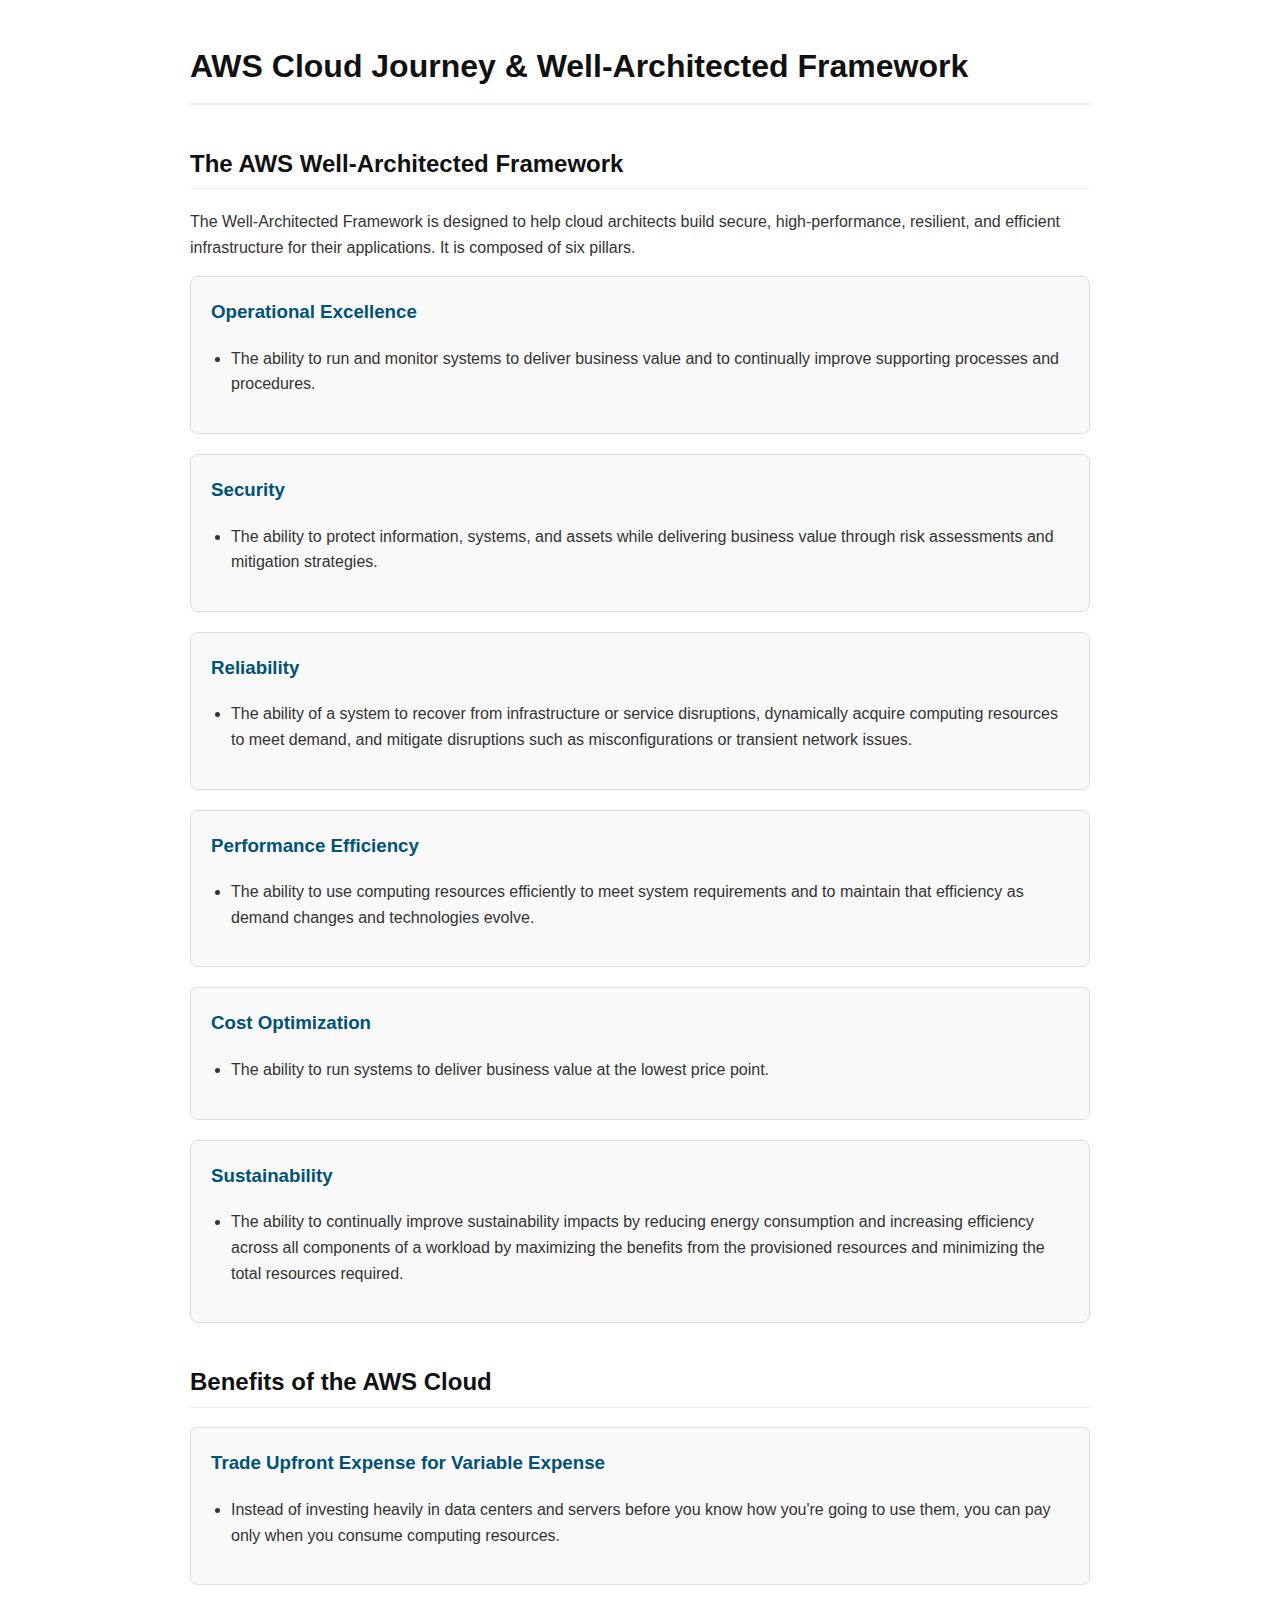
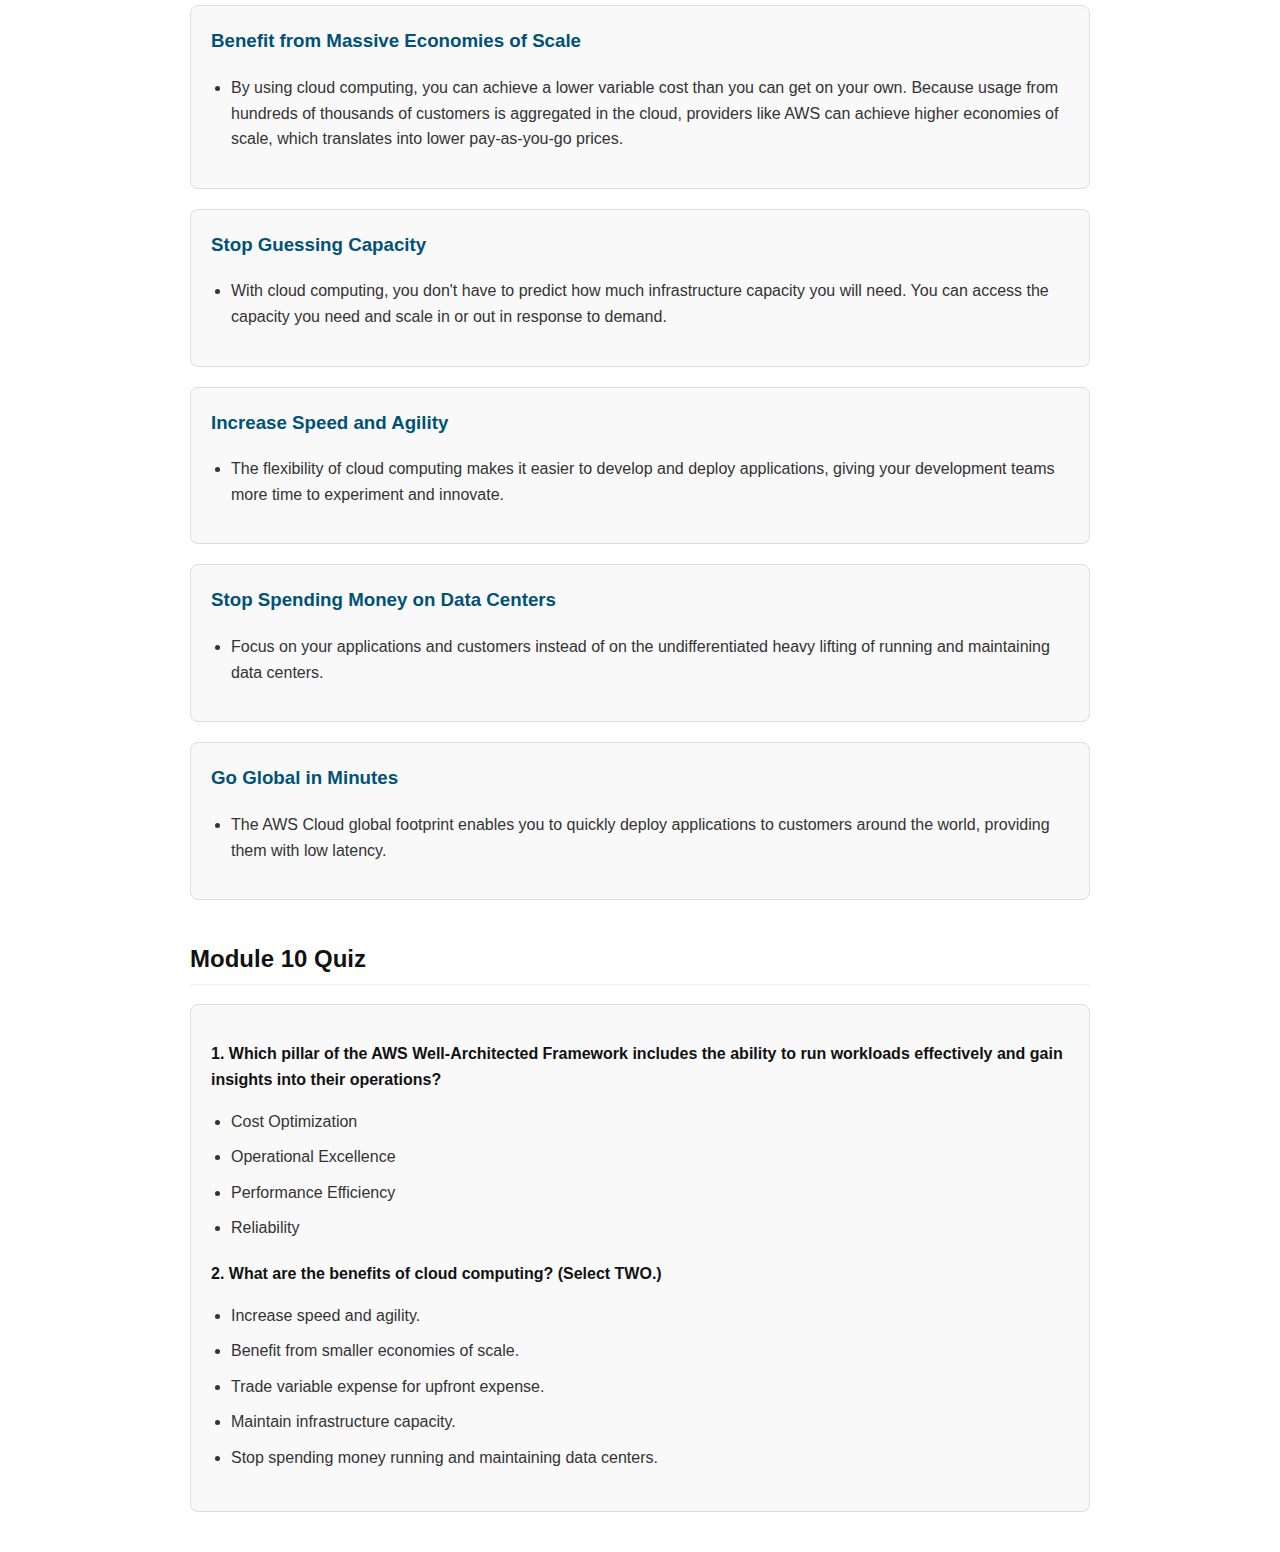
<file: cloud-cert/aws-cloud-practicioner-fundamentals/module-10-cloudjourney/cloud-journey.html>
<!DOCTYPE html>
<html lang="en">
<head>
    <meta charset="UTF-8">
    <meta name="viewport" content="width=device-width, initial-scale=1.0">
    <title>AWS Cloud Practitioner Fundamentals - Module 10: The Cloud Journey</title>
    <style>
        body { font-family: -apple-system, BlinkMacSystemFont, "Segoe UI", Roboto, Helvetica, Arial, sans-serif; line-height: 1.6; padding: 20px; max-width: 900px; margin: 0 auto; color: #333; }
        h1, h2, h3 { color: #111; }
        h1 { border-bottom: 2px solid #eee; padding-bottom: 10px; }
        h2 { border-bottom: 1px solid #eee; padding-bottom: 5px; margin-top: 40px; }
        h3 { margin-top: 30px; }
        .service-card { background-color: #f9f9f9; border: 1px solid #ddd; padding: 20px; border-radius: 8px; margin-bottom: 20px; }
        .service-card h3 { margin-top: 0; color: #005276; }
        ul { padding-left: 20px; }
        li { margin-bottom: 10px; }
        strong { color: #111; }
        .quiz-question { margin-bottom: 20px; }
    </style>
</head>
<body>
    <h1>AWS Cloud Journey & Well-Architected Framework</h1>

    <h2>The AWS Well-Architected Framework</h2>
    <p>The Well-Architected Framework is designed to help cloud architects build secure, high-performance, resilient, and efficient infrastructure for their applications. It is composed of six pillars.</p>

    <div class="service-card">
        <h3>Operational Excellence</h3>
        <ul>
            <li>The ability to run and monitor systems to deliver business value and to continually improve supporting processes and procedures.</li>
        </ul>
    </div>

    <div class="service-card">
        <h3>Security</h3>
        <ul>
            <li>The ability to protect information, systems, and assets while delivering business value through risk assessments and mitigation strategies.</li>
        </ul>
    </div>

    <div class="service-card">
        <h3>Reliability</h3>
        <ul>
            <li>The ability of a system to recover from infrastructure or service disruptions, dynamically acquire computing resources to meet demand, and mitigate disruptions such as misconfigurations or transient network issues.</li>
        </ul>
    </div>

    <div class="service-card">
        <h3>Performance Efficiency</h3>
        <ul>
            <li>The ability to use computing resources efficiently to meet system requirements and to maintain that efficiency as demand changes and technologies evolve.</li>
        </ul>
    </div>

    <div class="service-card">
        <h3>Cost Optimization</h3>
        <ul>
            <li>The ability to run systems to deliver business value at the lowest price point.</li>
        </ul>
    </div>

    <div class="service-card">
        <h3>Sustainability</h3>
        <ul>
            <li>The ability to continually improve sustainability impacts by reducing energy consumption and increasing efficiency across all components of a workload by maximizing the benefits from the provisioned resources and minimizing the total resources required.</li>
        </ul>
    </div>

    <h2>Benefits of the AWS Cloud</h2>

    <div class="service-card">
        <h3>Trade Upfront Expense for Variable Expense</h3>
        <ul>
            <li>Instead of investing heavily in data centers and servers before you know how you're going to use them, you can pay only when you consume computing resources.</li>
        </ul>
    </div>

    <div class="service-card">
        <h3>Benefit from Massive Economies of Scale</h3>
        <ul>
            <li>By using cloud computing, you can achieve a lower variable cost than you can get on your own. Because usage from hundreds of thousands of customers is aggregated in the cloud, providers like AWS can achieve higher economies of scale, which translates into lower pay-as-you-go prices.</li>
        </ul>
    </div>

    <div class="service-card">
        <h3>Stop Guessing Capacity</h3>
        <ul>
            <li>With cloud computing, you don't have to predict how much infrastructure capacity you will need. You can access the capacity you need and scale in or out in response to demand.</li>
        </ul>
    </div>

    <div class="service-card">
        <h3>Increase Speed and Agility</h3>
        <ul>
            <li>The flexibility of cloud computing makes it easier to develop and deploy applications, giving your development teams more time to experiment and innovate.</li>
        </ul>
    </div>

    <div class="service-card">
        <h3>Stop Spending Money on Data Centers</h3>
        <ul>
            <li>Focus on your applications and customers instead of on the undifferentiated heavy lifting of running and maintaining data centers.</li>
        </ul>
    </div>

    <div class="service-card">
        <h3>Go Global in Minutes</h3>
        <ul>
            <li>The AWS Cloud global footprint enables you to quickly deploy applications to customers around the world, providing them with low latency.</li>
        </ul>
    </div>

    <h2>Module 10 Quiz</h2>
    <div class="service-card">
        <div class="quiz-question">
            <p><strong>1. Which pillar of the AWS Well-Architected Framework includes the ability to run workloads effectively and gain insights into their operations?</strong></p>
            <ul>
                <li>Cost Optimization</li>
                <li>Operational Excellence</li>
                <li>Performance Efficiency</li>
                <li>Reliability</li>
            </ul>
        </div>
        <div class="quiz-question">
            <p><strong>2. What are the benefits of cloud computing? (Select TWO.)</strong></p>
            <ul>
                <li>Increase speed and agility.</li>
                <li>Benefit from smaller economies of scale.</li>
                <li>Trade variable expense for upfront expense.</li>
                <li>Maintain infrastructure capacity.</li>
                <li>Stop spending money running and maintaining data centers.</li>
            </ul>
        </div>
    </div>

</body>
</html>
</file>
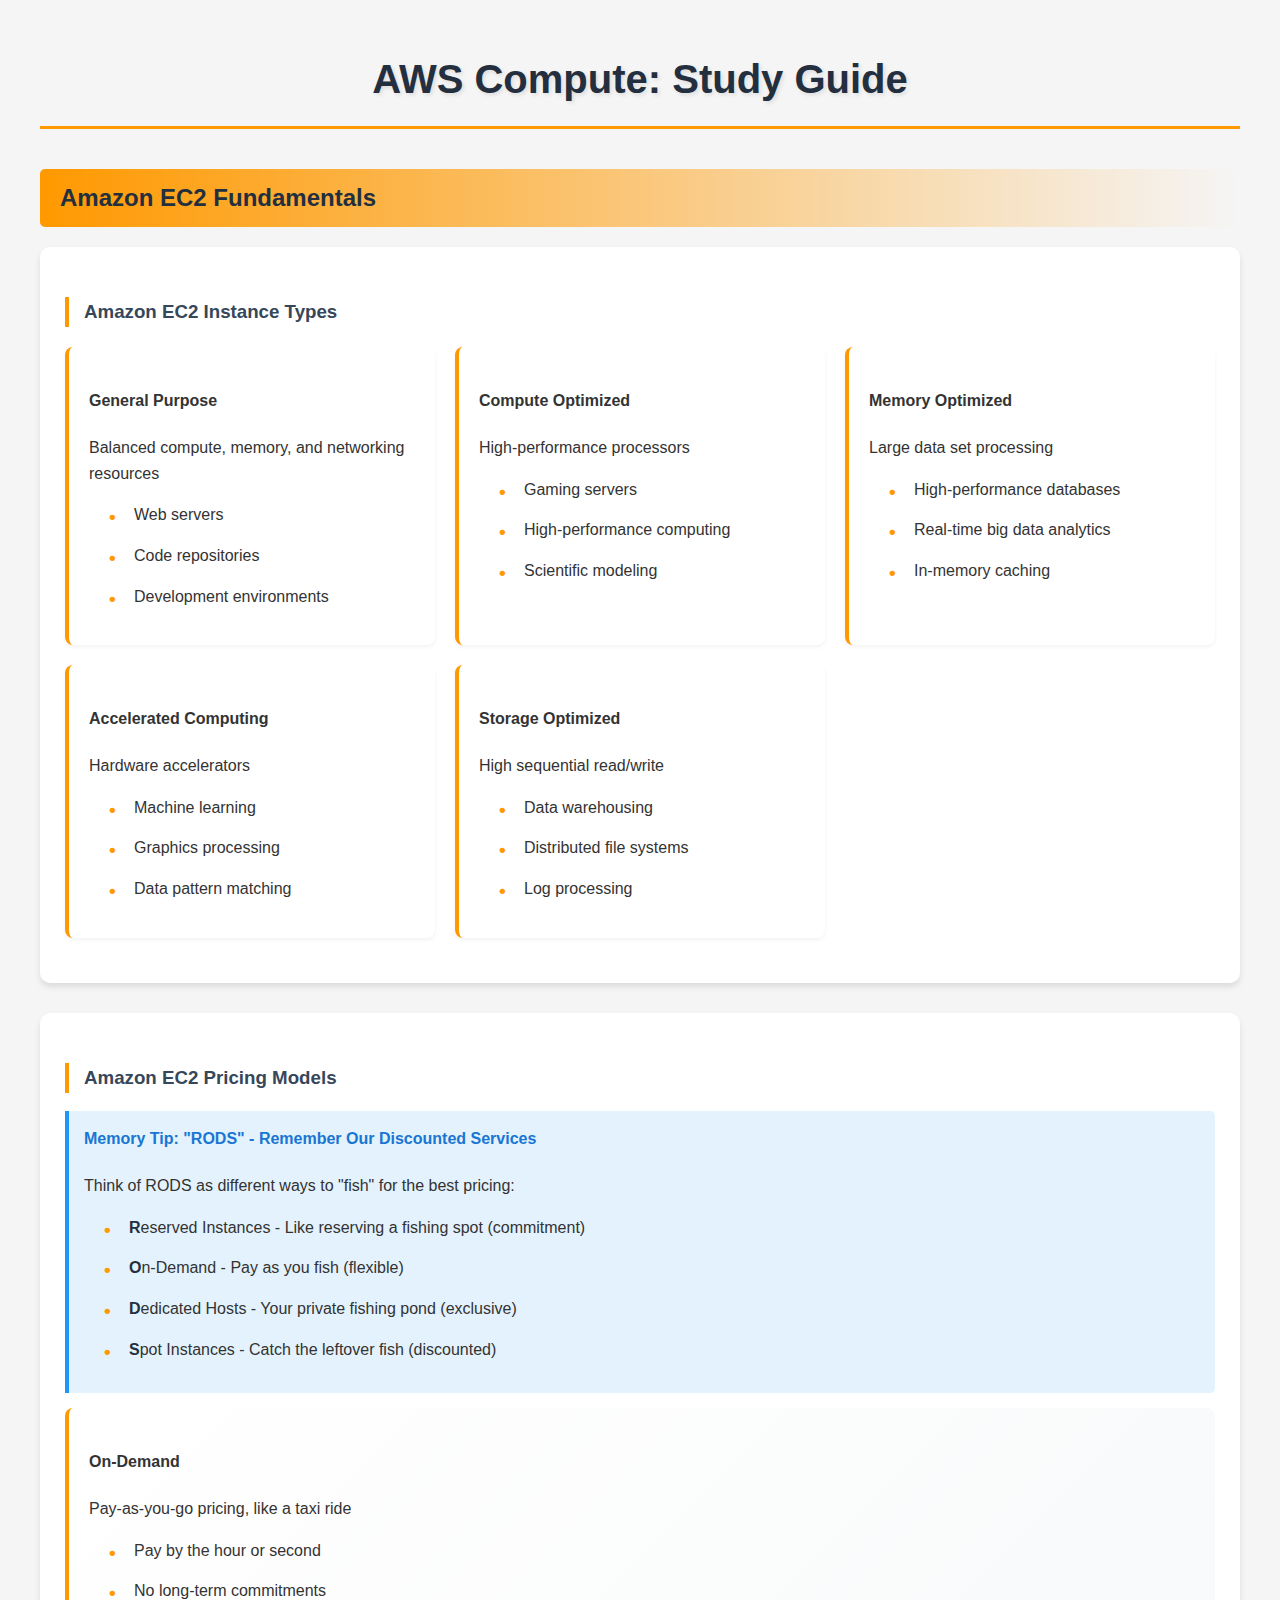
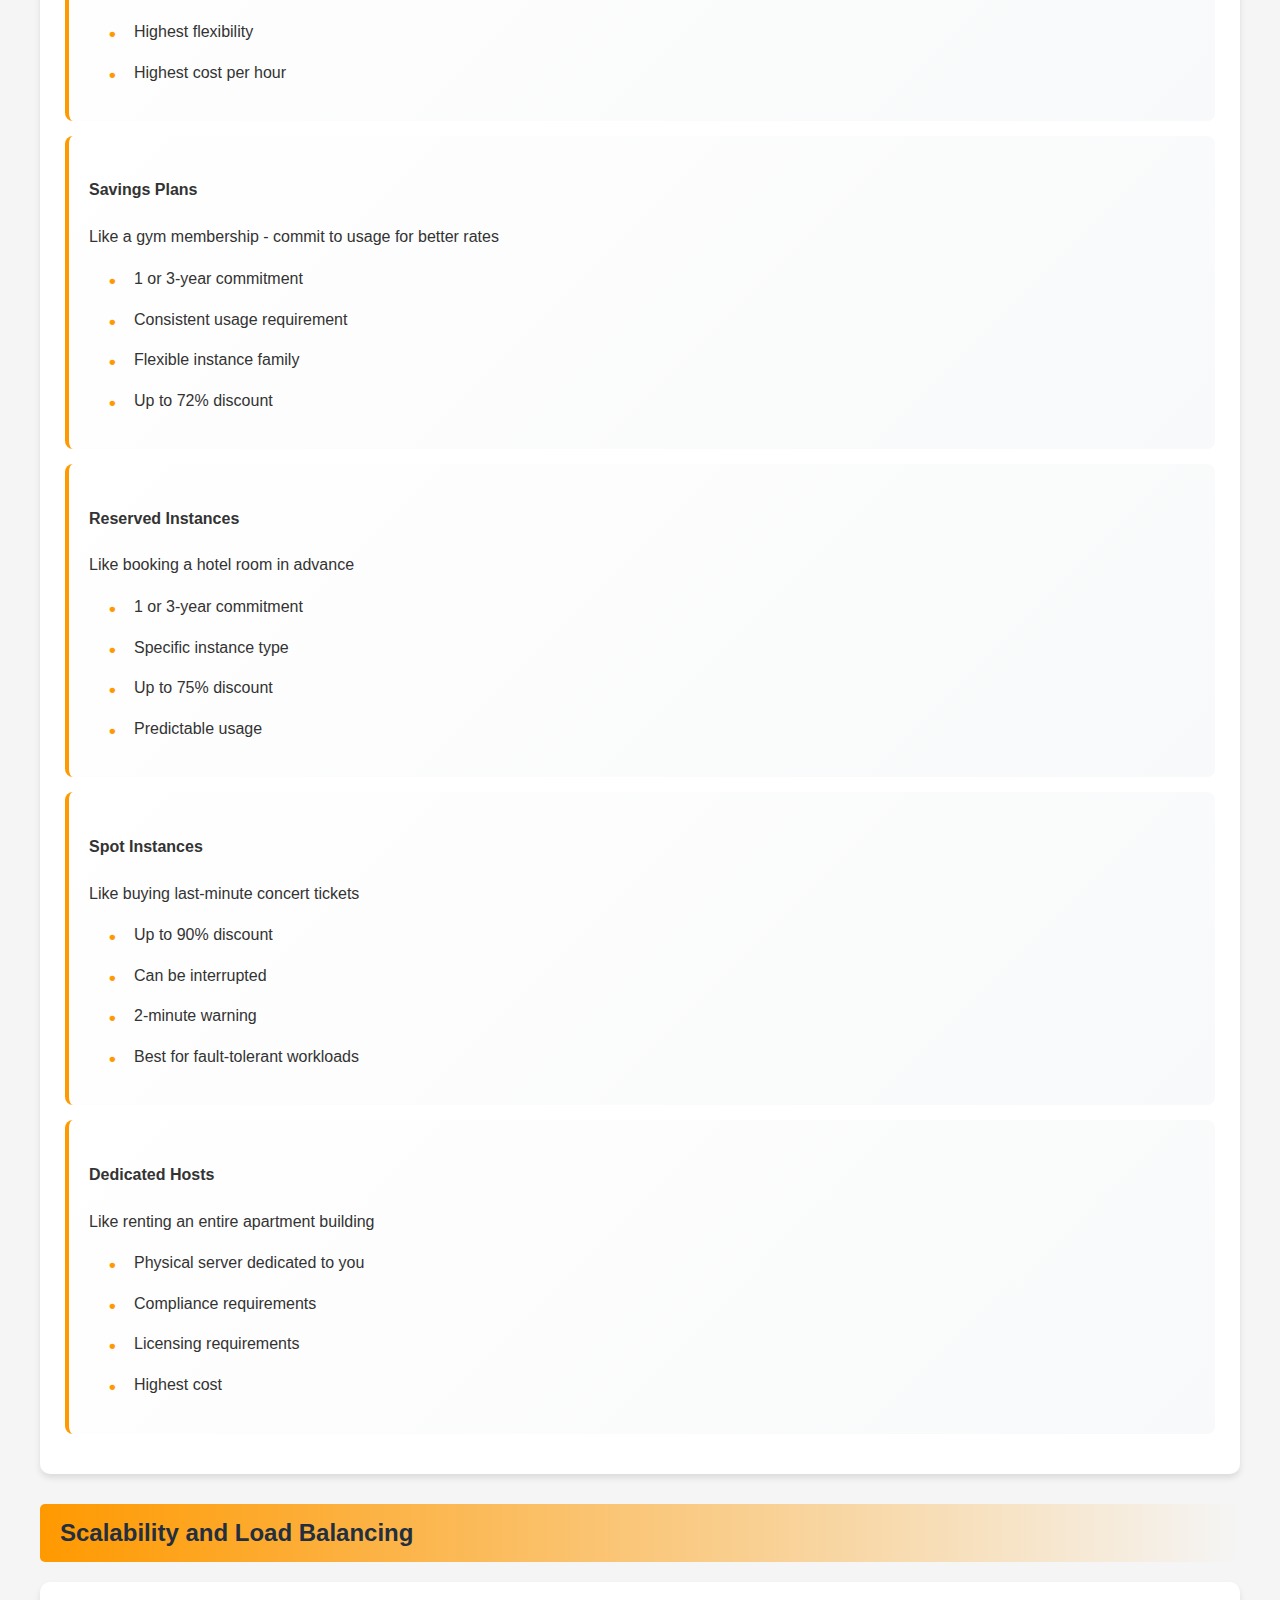
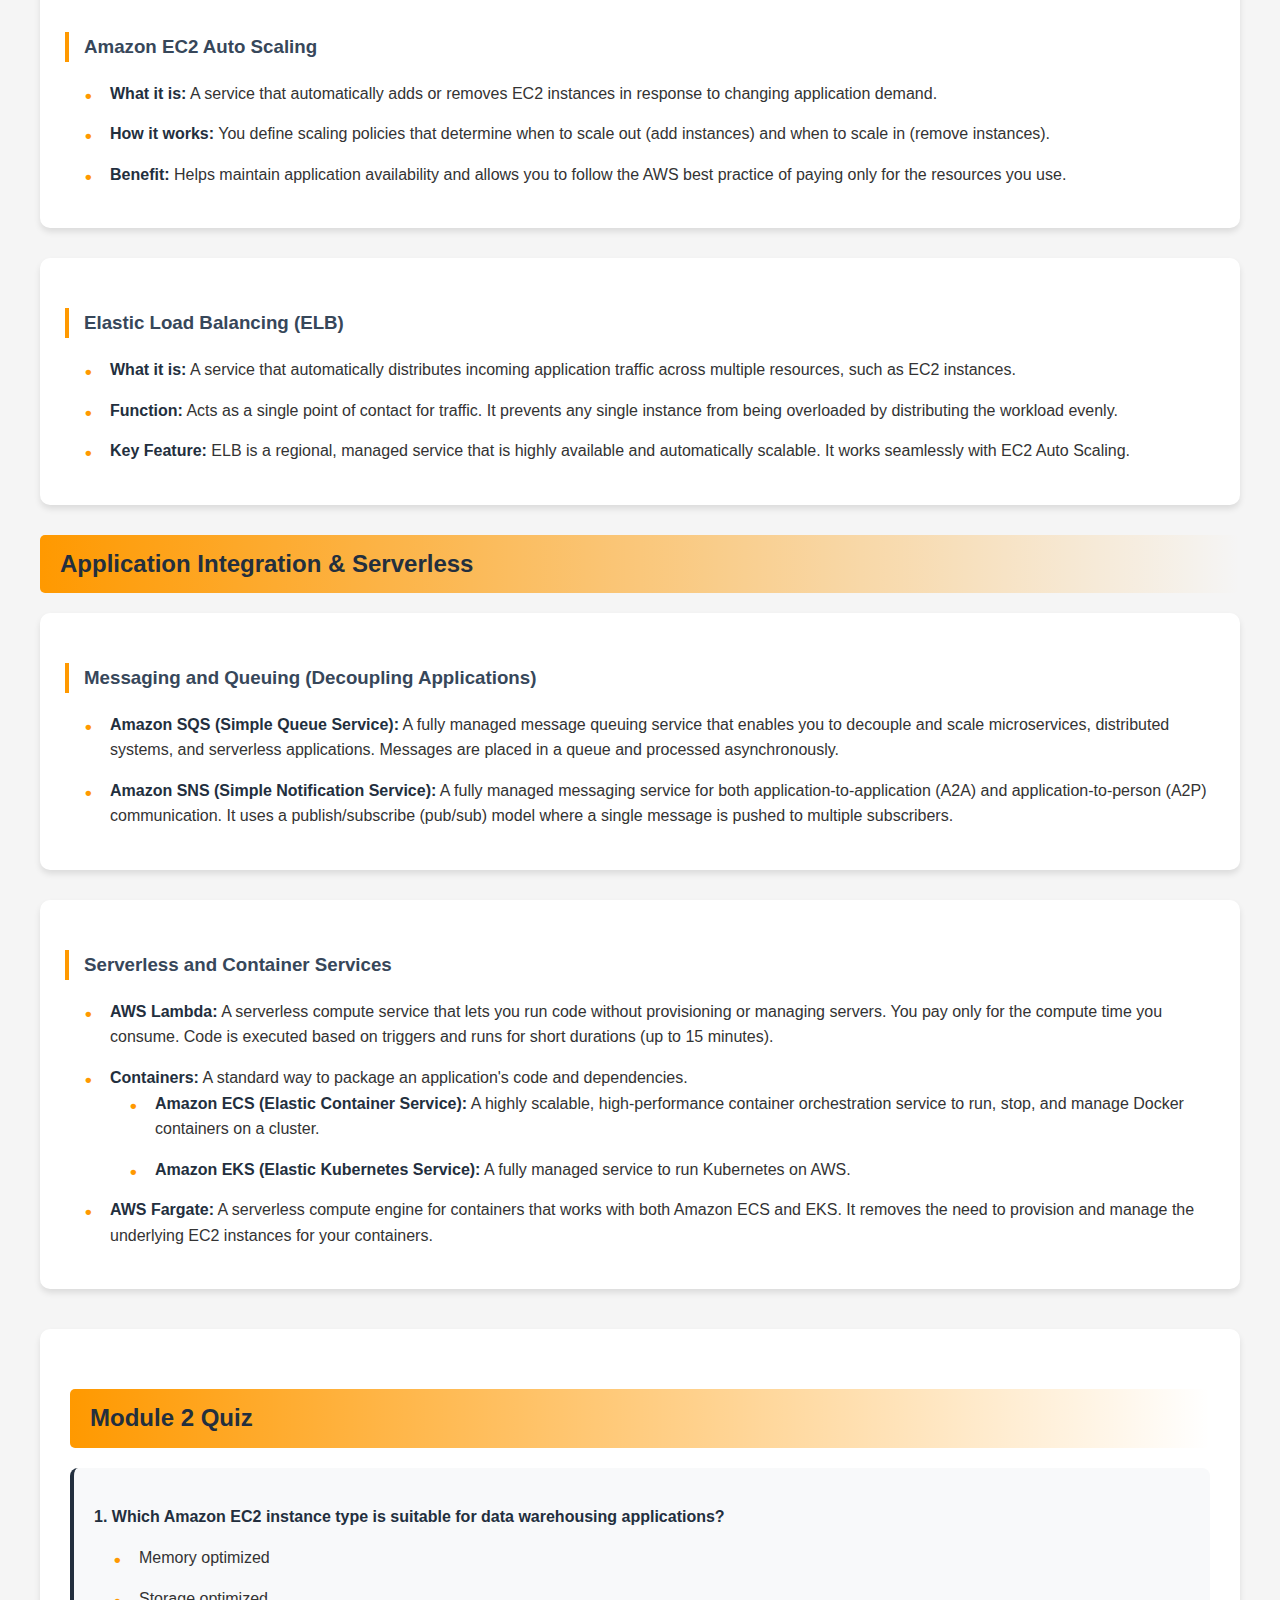
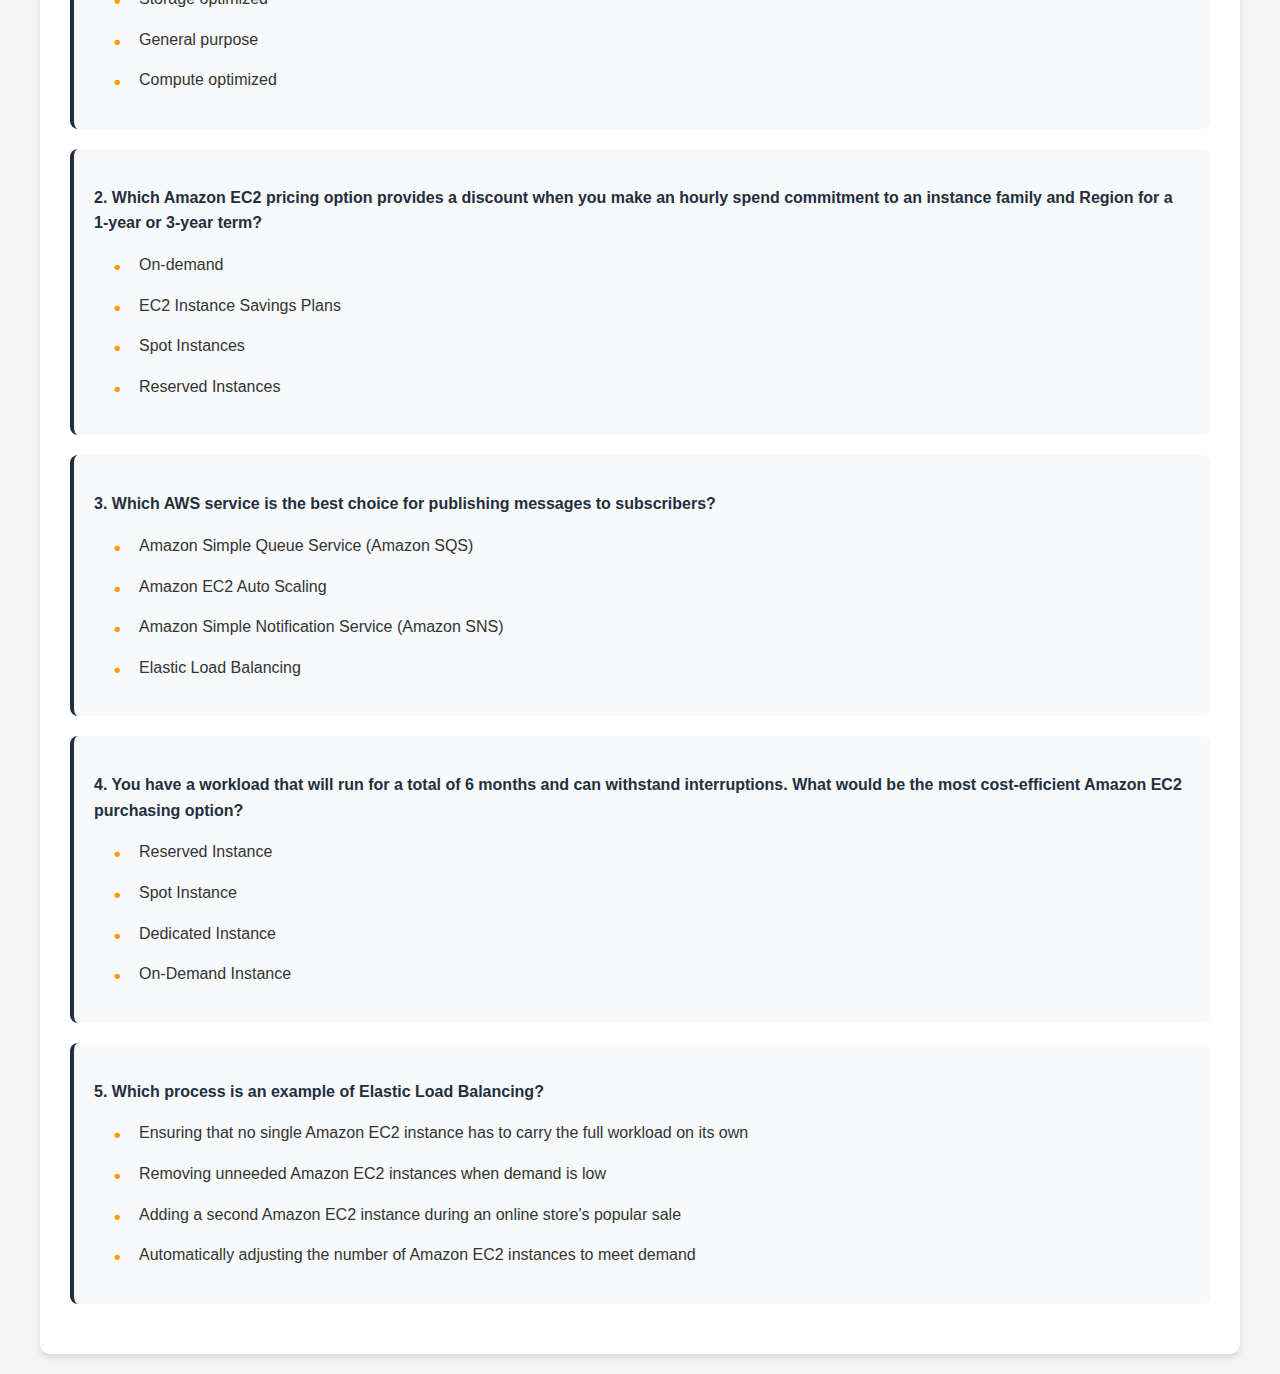
<file: cloud-cert/aws-cloud-practicioner-fundamentals/module-2-compute-in-cloud/compute.html>
<!DOCTYPE html>
<html lang="en">
<head>
    <meta charset="UTF-8">
    <meta name="viewport" content="width=device-width, initial-scale=1.0">
    <title>AWS Cloud Practitioner Fundamentals - Module 2: Compute</title>
    <style>
        :root {
            --aws-orange: #FF9900;
            --aws-blue: #232F3E;
            --aws-light-blue: #37475A;
            --aws-green: #2E7D32;
            --aws-red: #D32F2F;
            --aws-yellow: #FFC107;
        }

        body {
            font-family: 'Segoe UI', Arial, sans-serif;
            line-height: 1.6;
            padding: 20px;
            max-width: 1200px;
            margin: 0 auto;
            color: #333;
            background-color: #f5f5f5;
        }

        h1 {
            color: var(--aws-blue);
            border-bottom: 3px solid var(--aws-orange);
            padding-bottom: 15px;
            text-align: center;
            font-size: 2.5em;
            margin-bottom: 40px;
            text-shadow: 2px 2px 4px rgba(0,0,0,0.1);
        }

        h2 {
            color: var(--aws-blue);
            margin-top: 30px;
            padding: 10px;
            border-radius: 5px;
            background: linear-gradient(to right, var(--aws-orange), transparent);
            padding-left: 20px;
        }

        h3 {
            color: var(--aws-light-blue);
            border-left: 4px solid var(--aws-orange);
            padding-left: 15px;
            margin-top: 25px;
        }

        .service-card {
            background-color: white;
            border-radius: 10px;
            padding: 25px;
            margin-bottom: 30px;
            box-shadow: 0 4px 6px rgba(0,0,0,0.1);
            transition: transform 0.2s ease;
        }

        .service-card:hover {
            transform: translateY(-5px);
        }

        .instance-type-grid {
            display: grid;
            grid-template-columns: repeat(auto-fit, minmax(300px, 1fr));
            gap: 20px;
            margin: 20px 0;
        }

        .instance-type-card {
            background: white;
            padding: 20px;
            border-radius: 8px;
            box-shadow: 0 2px 4px rgba(0,0,0,0.05);
            transition: all 0.3s ease;
            border-left: 4px solid var(--aws-orange);
        }

        .instance-type-card:hover {
            transform: translateY(-5px);
            box-shadow: 0 4px 8px rgba(0,0,0,0.1);
        }

        .pricing-model {
            background: linear-gradient(135deg, #fff 0%, #f8f9fa 100%);
            padding: 20px;
            border-radius: 8px;
            margin: 15px 0;
            border-left: 4px solid var(--aws-orange);
        }

        .pricing-model:hover {
            background: linear-gradient(135deg, #fff3cd 0%, #ffe69c 100%);
        }

        .mnemonic {
            background-color: #e3f2fd;
            border-left: 4px solid #2196f3;
            padding: 15px;
            margin: 15px 0;
            border-radius: 0 5px 5px 0;
        }

        .mnemonic h4 {
            color: #1976d2;
            margin-top: 0;
        }

        .quiz-section {
            background: white;
            padding: 30px;
            border-radius: 10px;
            box-shadow: 0 4px 6px rgba(0,0,0,0.1);
            margin-top: 40px;
        }

        .quiz-question {
            background: #f8f9fa;
            padding: 20px;
            border-radius: 8px;
            margin-bottom: 20px;
            border-left: 4px solid var(--aws-blue);
        }

        .quiz-question:hover {
            background: #e9ecef;
        }

        ul {
            list-style-type: none;
            padding-left: 20px;
        }

        li {
            margin-bottom: 15px;
            position: relative;
            padding-left: 25px;
        }

        li:before {
            content: "•";
            color: var(--aws-orange);
            font-weight: bold;
            position: absolute;
            left: 0;
            font-size: 1.2em;
        }

        strong {
            color: var(--aws-blue);
        }

        .memory-tip {
            background-color: #e8f5e9;
            border-left: 4px solid var(--aws-green);
            padding: 15px;
            margin: 15px 0;
            border-radius: 0 5px 5px 0;
        }
    </style>
</head>
<body>
    <h1>AWS Compute: Study Guide</h1>

    <h2>Amazon EC2 Fundamentals</h2>

    <div class="service-card">
        <h3>Amazon EC2 Instance Types</h3>
        <div class="instance-type-grid">
            <div class="instance-type-card">
                <h4>General Purpose</h4>
                <p>Balanced compute, memory, and networking resources</p>
                <ul>
                    <li>Web servers</li>
                    <li>Code repositories</li>
                    <li>Development environments</li>
                </ul>
            </div>
            <div class="instance-type-card">
                <h4>Compute Optimized</h4>
                <p>High-performance processors</p>
                <ul>
                    <li>Gaming servers</li>
                    <li>High-performance computing</li>
                    <li>Scientific modeling</li>
                </ul>
            </div>
            <div class="instance-type-card">
                <h4>Memory Optimized</h4>
                <p>Large data set processing</p>
                <ul>
                    <li>High-performance databases</li>
                    <li>Real-time big data analytics</li>
                    <li>In-memory caching</li>
                </ul>
            </div>
            <div class="instance-type-card">
                <h4>Accelerated Computing</h4>
                <p>Hardware accelerators</p>
                <ul>
                    <li>Machine learning</li>
                    <li>Graphics processing</li>
                    <li>Data pattern matching</li>
                </ul>
            </div>
            <div class="instance-type-card">
                <h4>Storage Optimized</h4>
                <p>High sequential read/write</p>
                <ul>
                    <li>Data warehousing</li>
                    <li>Distributed file systems</li>
                    <li>Log processing</li>
                </ul>
            </div>
        </div>
    </div>

    <div class="service-card">
        <h3>Amazon EC2 Pricing Models</h3>
        
        <div class="mnemonic">
            <h4>Memory Tip: "RODS" - Remember Our Discounted Services</h4>
            <p>Think of RODS as different ways to "fish" for the best pricing:</p>
            <ul>
                <li><strong>R</strong>eserved Instances - Like reserving a fishing spot (commitment)</li>
                <li><strong>O</strong>n-Demand - Pay as you fish (flexible)</li>
                <li><strong>D</strong>edicated Hosts - Your private fishing pond (exclusive)</li>
                <li><strong>S</strong>pot Instances - Catch the leftover fish (discounted)</li>
            </ul>
        </div>

        <div class="pricing-model">
            <h4>On-Demand</h4>
            <p>Pay-as-you-go pricing, like a taxi ride</p>
            <ul>
                <li>Pay by the hour or second</li>
                <li>No long-term commitments</li>
                <li>Highest flexibility</li>
                <li>Highest cost per hour</li>
            </ul>
        </div>

        <div class="pricing-model">
            <h4>Savings Plans</h4>
            <p>Like a gym membership - commit to usage for better rates</p>
            <ul>
                <li>1 or 3-year commitment</li>
                <li>Consistent usage requirement</li>
                <li>Flexible instance family</li>
                <li>Up to 72% discount</li>
            </ul>
        </div>

        <div class="pricing-model">
            <h4>Reserved Instances</h4>
            <p>Like booking a hotel room in advance</p>
            <ul>
                <li>1 or 3-year commitment</li>
                <li>Specific instance type</li>
                <li>Up to 75% discount</li>
                <li>Predictable usage</li>
            </ul>
        </div>

        <div class="pricing-model">
            <h4>Spot Instances</h4>
            <p>Like buying last-minute concert tickets</p>
            <ul>
                <li>Up to 90% discount</li>
                <li>Can be interrupted</li>
                <li>2-minute warning</li>
                <li>Best for fault-tolerant workloads</li>
            </ul>
        </div>

        <div class="pricing-model">
            <h4>Dedicated Hosts</h4>
            <p>Like renting an entire apartment building</p>
            <ul>
                <li>Physical server dedicated to you</li>
                <li>Compliance requirements</li>
                <li>Licensing requirements</li>
                <li>Highest cost</li>
            </ul>
        </div>
    </div>

    <h2>Scalability and Load Balancing</h2>

    <div class="service-card">
        <h3>Amazon EC2 Auto Scaling</h3>
        <ul>
            <li><strong>What it is:</strong> A service that automatically adds or removes EC2 instances in response to changing application demand.</li>
            <li><strong>How it works:</strong> You define scaling policies that determine when to scale out (add instances) and when to scale in (remove instances).</li>
            <li><strong>Benefit:</strong> Helps maintain application availability and allows you to follow the AWS best practice of paying only for the resources you use.</li>
        </ul>
    </div>

    <div class="service-card">
        <h3>Elastic Load Balancing (ELB)</h3>
        <ul>
            <li><strong>What it is:</strong> A service that automatically distributes incoming application traffic across multiple resources, such as EC2 instances.</li>
            <li><strong>Function:</strong> Acts as a single point of contact for traffic. It prevents any single instance from being overloaded by distributing the workload evenly.</li>
            <li><strong>Key Feature:</strong> ELB is a regional, managed service that is highly available and automatically scalable. It works seamlessly with EC2 Auto Scaling.</li>
        </ul>
    </div>
    
    <h2>Application Integration & Serverless</h2>
    
    <div class="service-card">
        <h3>Messaging and Queuing (Decoupling Applications)</h3>
        <ul>
            <li><strong>Amazon SQS (Simple Queue Service):</strong> A fully managed message queuing service that enables you to decouple and scale microservices, distributed systems, and serverless applications. Messages are placed in a queue and processed asynchronously.</li>
            <li><strong>Amazon SNS (Simple Notification Service):</strong> A fully managed messaging service for both application-to-application (A2A) and application-to-person (A2P) communication. It uses a publish/subscribe (pub/sub) model where a single message is pushed to multiple subscribers.</li>
        </ul>
    </div>

    <div class="service-card">
        <h3>Serverless and Container Services</h3>
        <ul>
            <li><strong>AWS Lambda:</strong> A serverless compute service that lets you run code without provisioning or managing servers. You pay only for the compute time you consume. Code is executed based on triggers and runs for short durations (up to 15 minutes).</li>
            <li><strong>Containers:</strong> A standard way to package an application's code and dependencies.
                <ul>
                    <li><strong>Amazon ECS (Elastic Container Service):</strong> A highly scalable, high-performance container orchestration service to run, stop, and manage Docker containers on a cluster.</li>
                    <li><strong>Amazon EKS (Elastic Kubernetes Service):</strong> A fully managed service to run Kubernetes on AWS.</li>
                </ul>
            </li>
            <li><strong>AWS Fargate:</strong> A serverless compute engine for containers that works with both Amazon ECS and EKS. It removes the need to provision and manage the underlying EC2 instances for your containers.</li>
        </ul>
    </div>

    <div class="quiz-section">
        <h2>Module 2 Quiz</h2>
        <div class="quiz-question">
            <p><strong>1. Which Amazon EC2 instance type is suitable for data warehousing applications?</strong></p>
            <ul>
                <li>Memory optimized</li>
                <li>Storage optimized</li>
                <li>General purpose</li>
                <li>Compute optimized</li>
            </ul>
        </div>
        <div class="quiz-question">
            <p><strong>2. Which Amazon EC2 pricing option provides a discount when you make an hourly spend commitment to an instance family and Region for a 1-year or 3-year term?</strong></p>
            <ul>
                <li>On-demand</li>
                <li>EC2 Instance Savings Plans</li>
                <li>Spot Instances</li>
                <li>Reserved Instances</li>
            </ul>
        </div>
        <div class="quiz-question">
            <p><strong>3. Which AWS service is the best choice for publishing messages to subscribers?</strong></p>
            <ul>
                <li>Amazon Simple Queue Service (Amazon SQS)</li>
                <li>Amazon EC2 Auto Scaling</li>
                <li>Amazon Simple Notification Service (Amazon SNS)</li>
                <li>Elastic Load Balancing</li>
            </ul>
        </div>
        <div class="quiz-question">
            <p><strong>4. You have a workload that will run for a total of 6 months and can withstand interruptions. What would be the most cost-efficient Amazon EC2 purchasing option?</strong></p>
            <ul>
                <li>Reserved Instance</li>
                <li>Spot Instance</li>
                <li>Dedicated Instance</li>
                <li>On-Demand Instance</li>
            </ul>
        </div>
        <div class="quiz-question">
            <p><strong>5. Which process is an example of Elastic Load Balancing?</strong></p>
            <ul>
                <li>Ensuring that no single Amazon EC2 instance has to carry the full workload on its own</li>
                <li>Removing unneeded Amazon EC2 instances when demand is low</li>
                <li>Adding a second Amazon EC2 instance during an online store's popular sale</li>
                <li>Automatically adjusting the number of Amazon EC2 instances to meet demand</li>
            </ul>
        </div>
    </div>

</body>
</html>
</file>
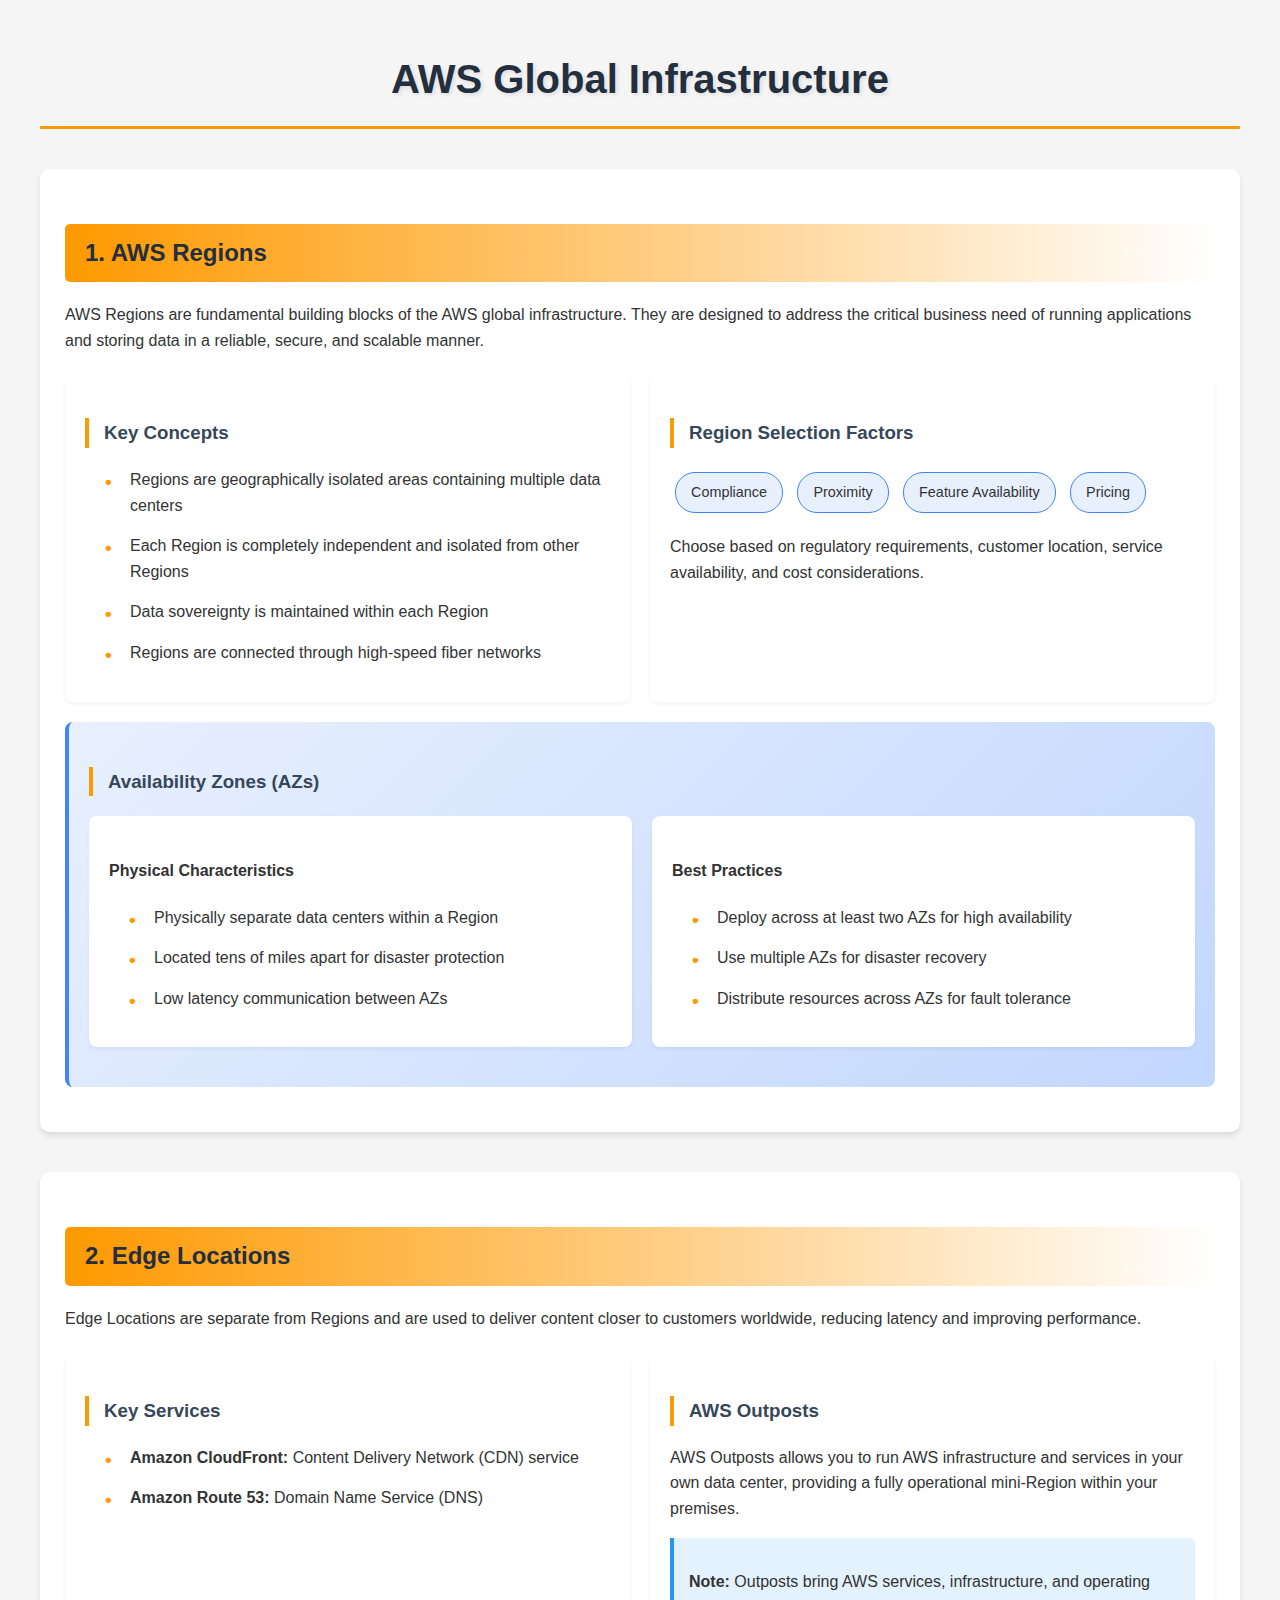
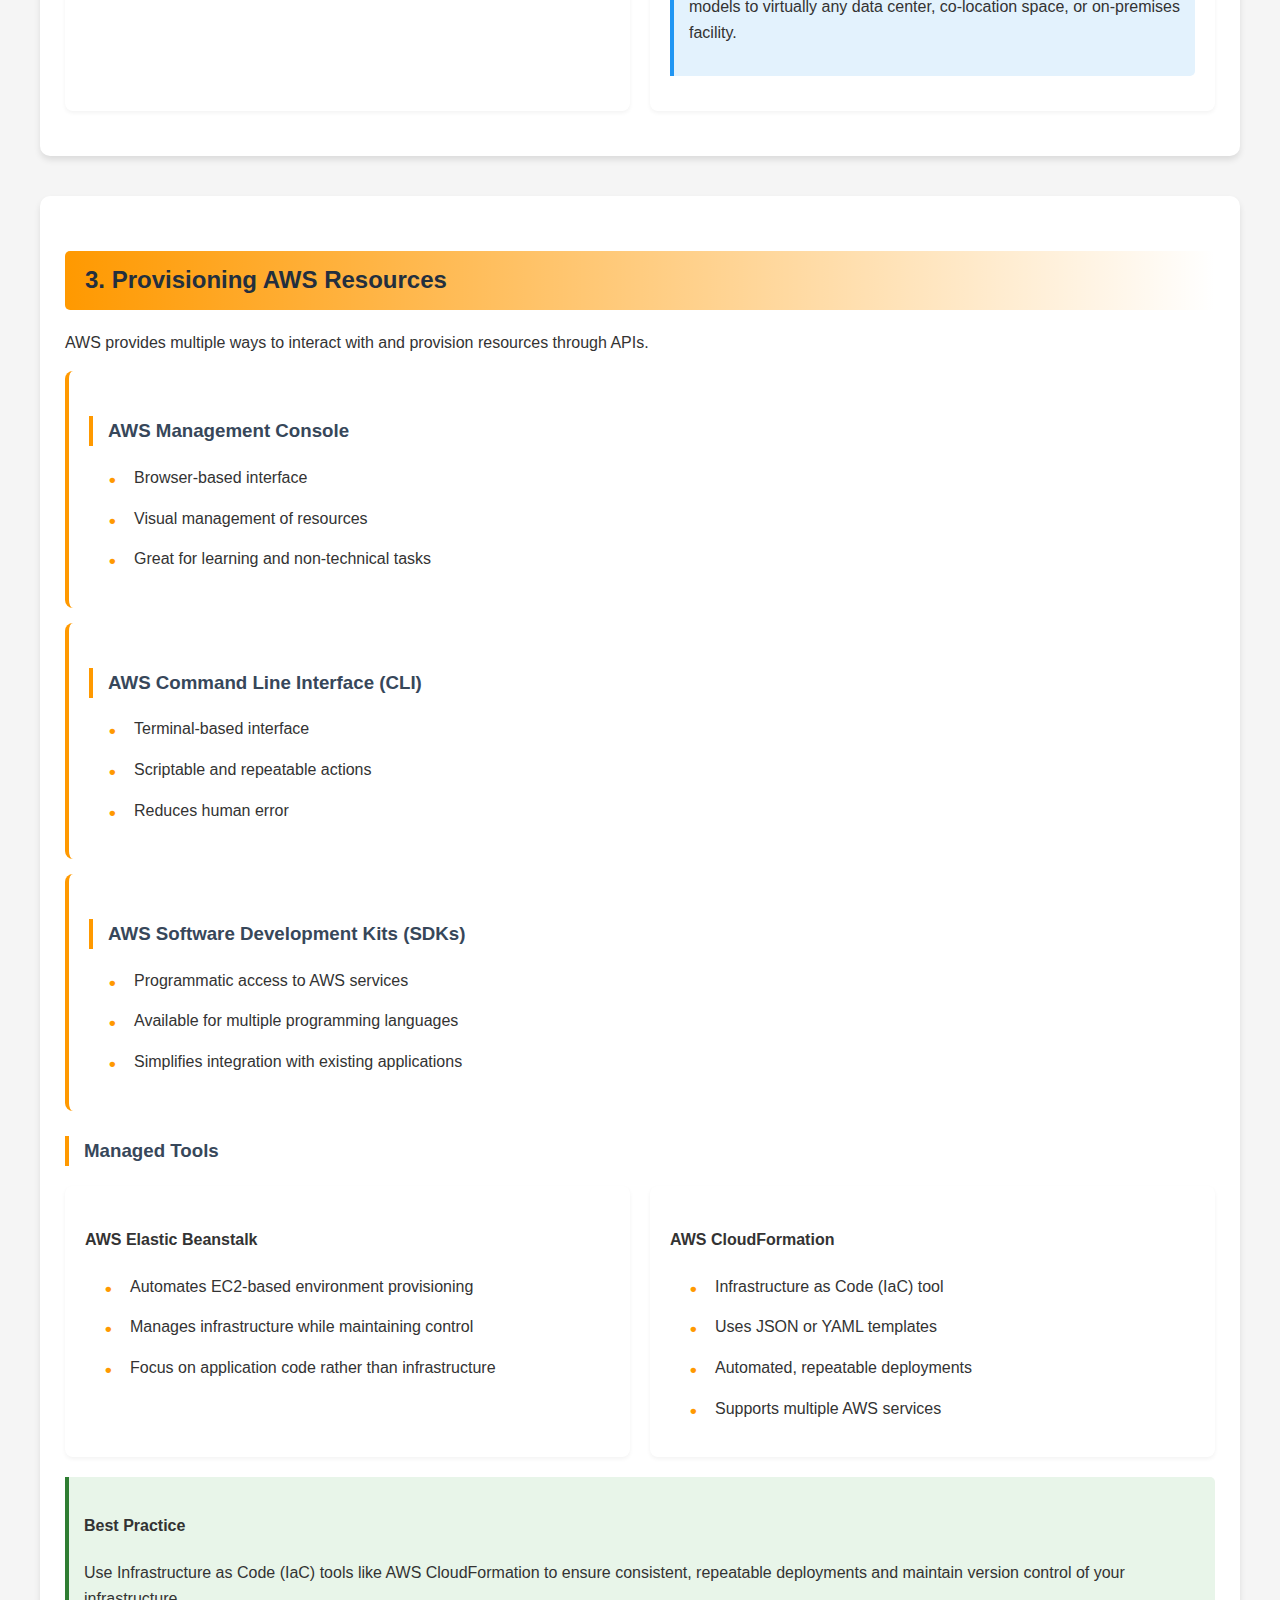
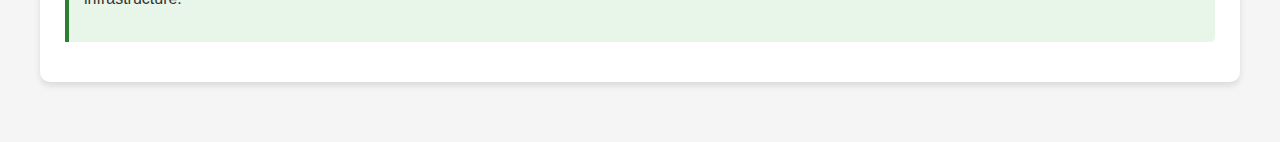
<file: cloud-cert/aws-cloud-practicioner-fundamentals/module-3-global-infra/global-infra.html>
<!DOCTYPE html>
<html lang="en">
<head>
    <meta charset="UTF-8">
    <meta name="viewport" content="width=device-width, initial-scale=1.0">
    <title>AWS Global Infrastructure</title>
    <style>
        :root {
            --aws-orange: #FF9900;
            --aws-blue: #232F3E;
            --aws-light-blue: #37475A;
            --aws-green: #2E7D32;
            --aws-red: #D32F2F;
            --aws-yellow: #FFC107;
        }

        body {
            font-family: 'Segoe UI', Arial, sans-serif;
            line-height: 1.6;
            max-width: 1200px;
            margin: 0 auto;
            padding: 20px;
            color: #333;
            background-color: #f5f5f5;
        }

        h1 {
            color: var(--aws-blue);
            border-bottom: 3px solid var(--aws-orange);
            padding-bottom: 15px;
            text-align: center;
            font-size: 2.5em;
            margin-bottom: 40px;
            text-shadow: 2px 2px 4px rgba(0,0,0,0.1);
        }

        h2 {
            color: var(--aws-blue);
            margin-top: 30px;
            padding: 10px;
            border-radius: 5px;
            background: linear-gradient(to right, var(--aws-orange), transparent);
            padding-left: 20px;
        }

        h3 {
            color: var(--aws-light-blue);
            border-left: 4px solid var(--aws-orange);
            padding-left: 15px;
            margin-top: 25px;
        }

        .section {
            margin-bottom: 40px;
            padding: 25px;
            background-color: white;
            border-radius: 10px;
            box-shadow: 0 4px 6px rgba(0,0,0,0.1);
            transition: transform 0.2s ease;
        }

        .section:hover {
            transform: translateY(-5px);
        }

        .key-points {
            background: linear-gradient(135deg, #e8f0fe 0%, #c2d7fe 100%);
            padding: 20px;
            border-radius: 8px;
            margin: 20px 0;
            border-left: 4px solid #4285f4;
        }

        .note {
            background: linear-gradient(135deg, #fff3cd 0%, #ffe69c 100%);
            padding: 20px;
            border-radius: 8px;
            margin: 20px 0;
            border-left: 4px solid var(--aws-yellow);
        }

        .infrastructure-grid {
            display: grid;
            grid-template-columns: repeat(auto-fit, minmax(300px, 1fr));
            gap: 20px;
            margin: 20px 0;
        }

        .infrastructure-card {
            background: white;
            padding: 20px;
            border-radius: 8px;
            box-shadow: 0 2px 4px rgba(0,0,0,0.05);
            transition: all 0.3s ease;
        }

        .infrastructure-card:hover {
            transform: translateY(-5px);
            box-shadow: 0 4px 8px rgba(0,0,0,0.1);
        }

        .region-feature {
            display: inline-block;
            background-color: #e8f0fe;
            padding: 8px 15px;
            margin: 5px;
            border-radius: 20px;
            border: 1px solid #4285f4;
            font-size: 0.9em;
        }

        .region-feature:hover {
            background-color: #4285f4;
            color: white;
            cursor: pointer;
        }

        .method-card {
            background: white;
            padding: 20px;
            border-radius: 8px;
            margin: 15px 0;
            border-left: 4px solid var(--aws-orange);
        }

        .method-card:hover {
            background-color: #fff3cd;
        }

        ul {
            list-style-type: none;
            padding-left: 20px;
        }

        li {
            margin-bottom: 15px;
            position: relative;
            padding-left: 25px;
        }

        li:before {
            content: "•";
            color: var(--aws-orange);
            font-weight: bold;
            position: absolute;
            left: 0;
            font-size: 1.2em;
        }

        .important-note {
            background-color: #e3f2fd;
            border-left: 4px solid #2196f3;
            padding: 15px;
            margin: 15px 0;
            border-radius: 0 5px 5px 0;
        }

        .best-practice {
            background-color: #e8f5e9;
            border-left: 4px solid var(--aws-green);
            padding: 15px;
            margin: 15px 0;
            border-radius: 0 5px 5px 0;
        }
    </style>
</head>
<body>
    <h1>AWS Global Infrastructure</h1>

    <div class="section">
        <h2>1. AWS Regions</h2>
        <p>AWS Regions are fundamental building blocks of the AWS global infrastructure. They are designed to address the critical business need of running applications and storing data in a reliable, secure, and scalable manner.</p>

        <div class="infrastructure-grid">
            <div class="infrastructure-card">
                <h3>Key Concepts</h3>
                <ul>
                    <li>Regions are geographically isolated areas containing multiple data centers</li>
                    <li>Each Region is completely independent and isolated from other Regions</li>
                    <li>Data sovereignty is maintained within each Region</li>
                    <li>Regions are connected through high-speed fiber networks</li>
                </ul>
            </div>

            <div class="infrastructure-card">
                <h3>Region Selection Factors</h3>
                <div class="region-feature">Compliance</div>
                <div class="region-feature">Proximity</div>
                <div class="region-feature">Feature Availability</div>
                <div class="region-feature">Pricing</div>
                <p>Choose based on regulatory requirements, customer location, service availability, and cost considerations.</p>
            </div>
        </div>

        <div class="key-points">
            <h3>Availability Zones (AZs)</h3>
            <div class="infrastructure-grid">
                <div class="infrastructure-card">
                    <h4>Physical Characteristics</h4>
                    <ul>
                        <li>Physically separate data centers within a Region</li>
                        <li>Located tens of miles apart for disaster protection</li>
                        <li>Low latency communication between AZs</li>
                    </ul>
                </div>
                <div class="infrastructure-card">
                    <h4>Best Practices</h4>
                    <ul>
                        <li>Deploy across at least two AZs for high availability</li>
                        <li>Use multiple AZs for disaster recovery</li>
                        <li>Distribute resources across AZs for fault tolerance</li>
                    </ul>
                </div>
            </div>
        </div>
    </div>

    <div class="section">
        <h2>2. Edge Locations</h2>
        <p>Edge Locations are separate from Regions and are used to deliver content closer to customers worldwide, reducing latency and improving performance.</p>

        <div class="infrastructure-grid">
            <div class="infrastructure-card">
                <h3>Key Services</h3>
                <ul>
                    <li><strong>Amazon CloudFront:</strong> Content Delivery Network (CDN) service</li>
                    <li><strong>Amazon Route 53:</strong> Domain Name Service (DNS)</li>
                </ul>
            </div>

            <div class="infrastructure-card">
                <h3>AWS Outposts</h3>
                <p>AWS Outposts allows you to run AWS infrastructure and services in your own data center, providing a fully operational mini-Region within your premises.</p>
                <div class="important-note">
                    <p><strong>Note:</strong> Outposts bring AWS services, infrastructure, and operating models to virtually any data center, co-location space, or on-premises facility.</p>
                </div>
            </div>
        </div>
    </div>

    <div class="section">
        <h2>3. Provisioning AWS Resources</h2>
        <p>AWS provides multiple ways to interact with and provision resources through APIs.</p>

        <div class="method-card">
            <h3>AWS Management Console</h3>
            <ul>
                <li>Browser-based interface</li>
                <li>Visual management of resources</li>
                <li>Great for learning and non-technical tasks</li>
            </ul>
        </div>

        <div class="method-card">
            <h3>AWS Command Line Interface (CLI)</h3>
            <ul>
                <li>Terminal-based interface</li>
                <li>Scriptable and repeatable actions</li>
                <li>Reduces human error</li>
            </ul>
        </div>

        <div class="method-card">
            <h3>AWS Software Development Kits (SDKs)</h3>
            <ul>
                <li>Programmatic access to AWS services</li>
                <li>Available for multiple programming languages</li>
                <li>Simplifies integration with existing applications</li>
            </ul>
        </div>

        <h3>Managed Tools</h3>
        <div class="infrastructure-grid">
            <div class="infrastructure-card">
                <h4>AWS Elastic Beanstalk</h4>
                <ul>
                    <li>Automates EC2-based environment provisioning</li>
                    <li>Manages infrastructure while maintaining control</li>
                    <li>Focus on application code rather than infrastructure</li>
                </ul>
            </div>

            <div class="infrastructure-card">
                <h4>AWS CloudFormation</h4>
                <ul>
                    <li>Infrastructure as Code (IaC) tool</li>
                    <li>Uses JSON or YAML templates</li>
                    <li>Automated, repeatable deployments</li>
                    <li>Supports multiple AWS services</li>
                </ul>
            </div>
        </div>

        <div class="best-practice">
            <h4>Best Practice</h4>
            <p>Use Infrastructure as Code (IaC) tools like AWS CloudFormation to ensure consistent, repeatable deployments and maintain version control of your infrastructure.</p>
        </div>
    </div>
</body>
</html>
</file>
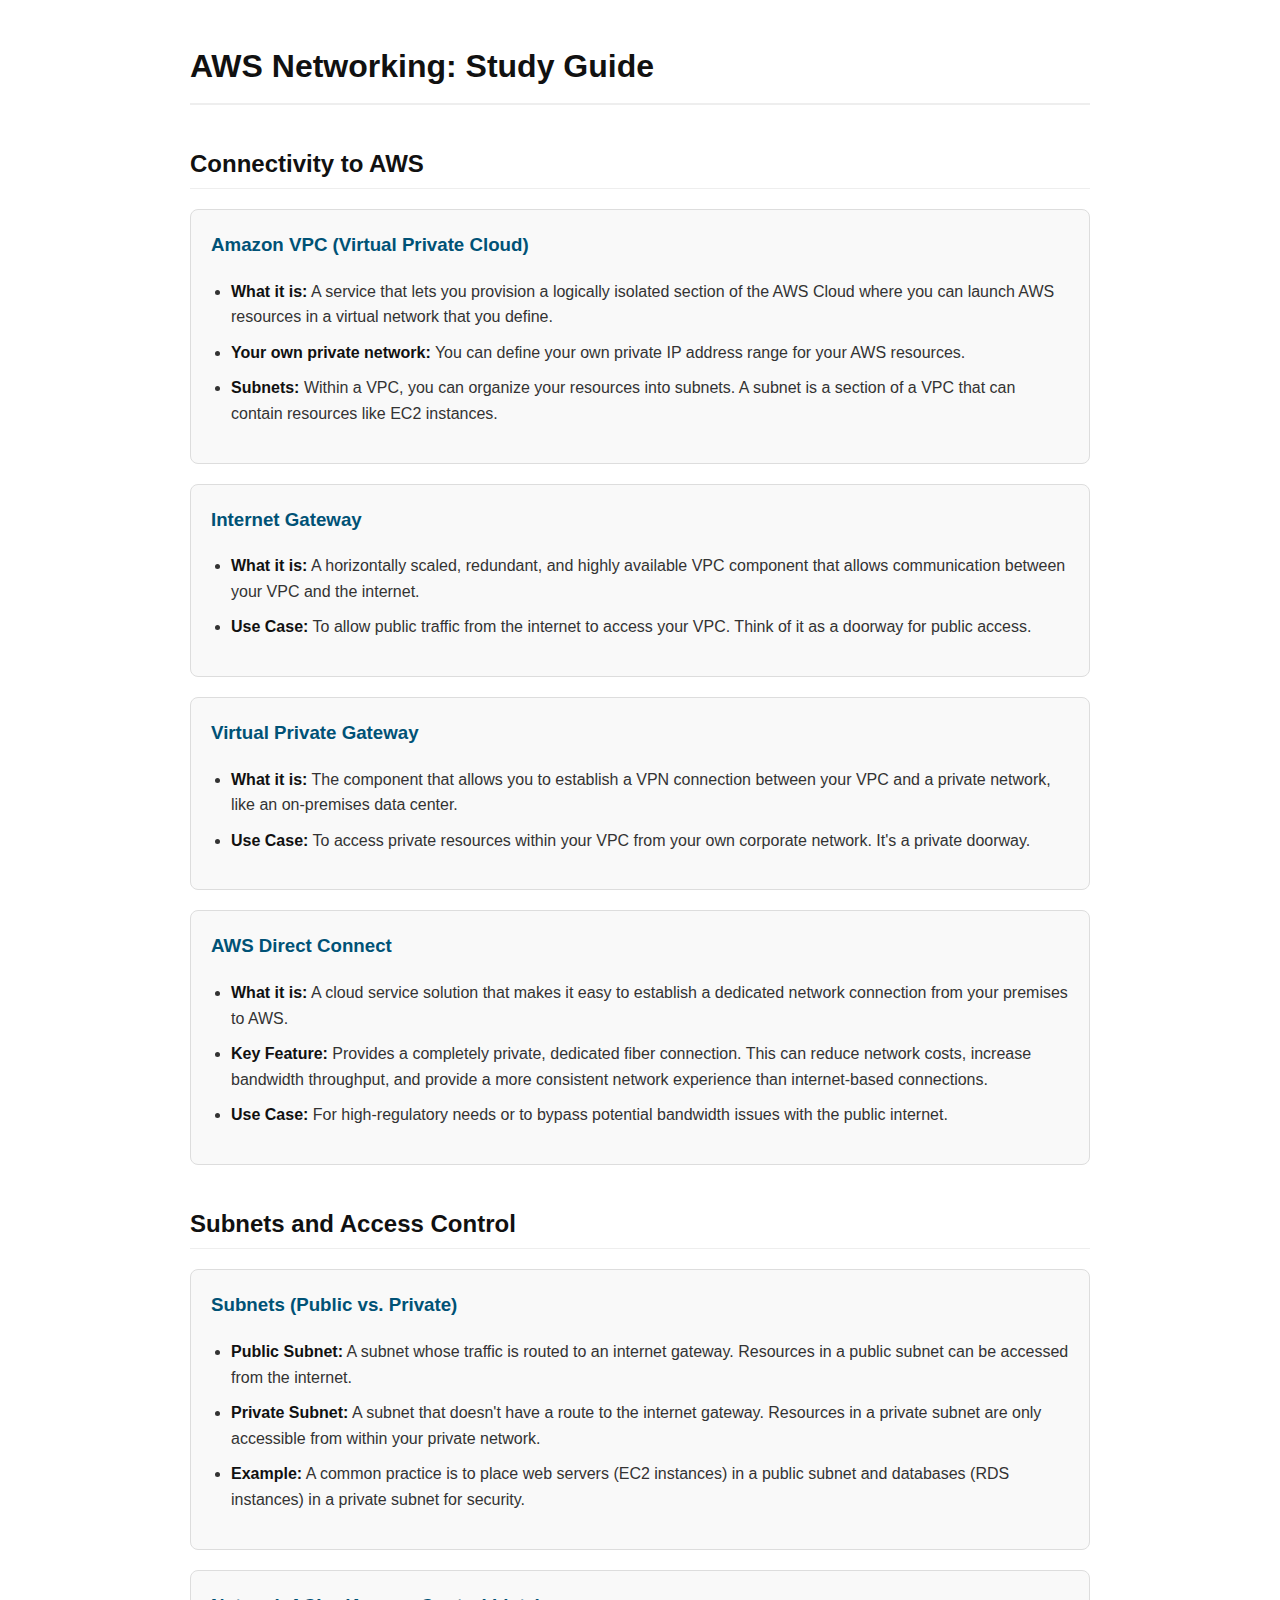
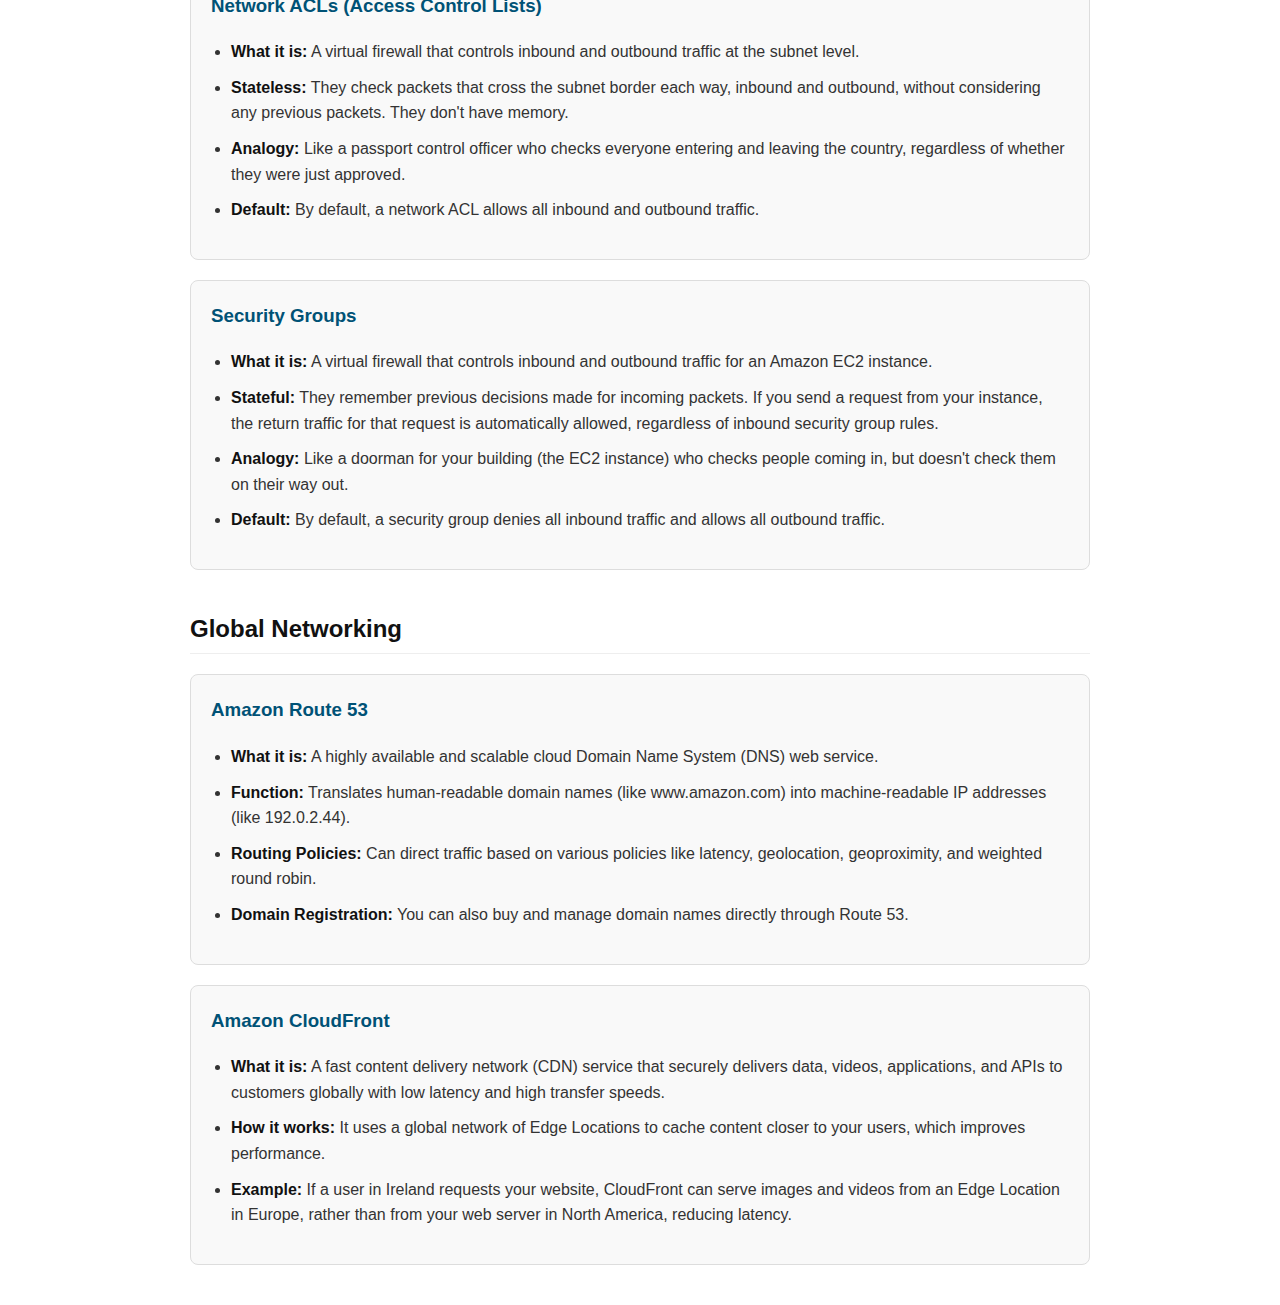
<file: cloud-cert/aws-cloud-practicioner-fundamentals/module-4-networking/networking.html>
<!DOCTYPE html>
<html lang="en">
<head>
    <meta charset="UTF-8">
    <meta name="viewport" content="width=device-width, initial-scale=1.0">
    <title>AWS Cloud Practitioner Fundamentals - Module 4: Networking</title>
    <style>
        body { font-family: -apple-system, BlinkMacSystemFont, "Segoe UI", Roboto, Helvetica, Arial, sans-serif; line-height: 1.6; padding: 20px; max-width: 900px; margin: 0 auto; color: #333; }
        h1, h2, h3 { color: #111; }
        h1 { border-bottom: 2px solid #eee; padding-bottom: 10px; }
        h2 { border-bottom: 1px solid #eee; padding-bottom: 5px; margin-top: 40px; }
        h3 { margin-top: 30px; }
        .service-card { background-color: #f9f9f9; border: 1px solid #ddd; padding: 20px; border-radius: 8px; margin-bottom: 20px; }
        .service-card h3 { margin-top: 0; color: #005276; }
        ul { padding-left: 20px; }
        li { margin-bottom: 10px; }
        strong { color: #111; }
    </style>
</head>
<body>
    <h1>AWS Networking: Study Guide</h1>

    <h2>Connectivity to AWS</h2>

    <div class="service-card">
        <h3>Amazon VPC (Virtual Private Cloud)</h3>
        <ul>
            <li><strong>What it is:</strong> A service that lets you provision a logically isolated section of the AWS Cloud where you can launch AWS resources in a virtual network that you define.</li>
            <li><strong>Your own private network:</strong> You can define your own private IP address range for your AWS resources.</li>
            <li><strong>Subnets:</strong> Within a VPC, you can organize your resources into subnets. A subnet is a section of a VPC that can contain resources like EC2 instances.</li>
        </ul>
    </div>

    <div class="service-card">
        <h3>Internet Gateway</h3>
        <ul>
            <li><strong>What it is:</strong> A horizontally scaled, redundant, and highly available VPC component that allows communication between your VPC and the internet.</li>
            <li><strong>Use Case:</strong> To allow public traffic from the internet to access your VPC. Think of it as a doorway for public access.</li>
        </ul>
    </div>

    <div class="service-card">
        <h3>Virtual Private Gateway</h3>
        <ul>
            <li><strong>What it is:</strong> The component that allows you to establish a VPN connection between your VPC and a private network, like an on-premises data center.</li>
            <li><strong>Use Case:</strong> To access private resources within your VPC from your own corporate network. It's a private doorway.</li>
        </ul>
    </div>

    <div class="service-card">
        <h3>AWS Direct Connect</h3>
        <ul>
            <li><strong>What it is:</strong> A cloud service solution that makes it easy to establish a dedicated network connection from your premises to AWS.</li>
            <li><strong>Key Feature:</strong> Provides a completely private, dedicated fiber connection. This can reduce network costs, increase bandwidth throughput, and provide a more consistent network experience than internet-based connections.</li>
            <li><strong>Use Case:</strong> For high-regulatory needs or to bypass potential bandwidth issues with the public internet.</li>
        </ul>
    </div>

    <h2>Subnets and Access Control</h2>

    <div class="service-card">
        <h3>Subnets (Public vs. Private)</h3>
        <ul>
            <li><strong>Public Subnet:</strong> A subnet whose traffic is routed to an internet gateway. Resources in a public subnet can be accessed from the internet.</li>
            <li><strong>Private Subnet:</strong> A subnet that doesn't have a route to the internet gateway. Resources in a private subnet are only accessible from within your private network.</li>
            <li><strong>Example:</strong> A common practice is to place web servers (EC2 instances) in a public subnet and databases (RDS instances) in a private subnet for security.</li>
        </ul>
    </div>

    <div class="service-card">
        <h3>Network ACLs (Access Control Lists)</h3>
        <ul>
            <li><strong>What it is:</strong> A virtual firewall that controls inbound and outbound traffic at the subnet level.</li>
            <li><strong>Stateless:</strong> They check packets that cross the subnet border each way, inbound and outbound, without considering any previous packets. They don't have memory.</li>
            <li><strong>Analogy:</strong> Like a passport control officer who checks everyone entering and leaving the country, regardless of whether they were just approved.</li>
            <li><strong>Default:</strong> By default, a network ACL allows all inbound and outbound traffic.</li>
        </ul>
    </div>

    <div class="service-card">
        <h3>Security Groups</h3>
        <ul>
            <li><strong>What it is:</strong> A virtual firewall that controls inbound and outbound traffic for an Amazon EC2 instance.</li>
            <li><strong>Stateful:</strong> They remember previous decisions made for incoming packets. If you send a request from your instance, the return traffic for that request is automatically allowed, regardless of inbound security group rules.</li>
             <li><strong>Analogy:</strong> Like a doorman for your building (the EC2 instance) who checks people coming in, but doesn't check them on their way out.</li>
            <li><strong>Default:</strong> By default, a security group denies all inbound traffic and allows all outbound traffic.</li>
        </ul>
    </div>
    
    <h2>Global Networking</h2>

    <div class="service-card">
        <h3>Amazon Route 53</h3>
        <ul>
            <li><strong>What it is:</strong> A highly available and scalable cloud Domain Name System (DNS) web service.</li>
            <li><strong>Function:</strong> Translates human-readable domain names (like www.amazon.com) into machine-readable IP addresses (like 192.0.2.44).</li>
            <li><strong>Routing Policies:</strong> Can direct traffic based on various policies like latency, geolocation, geoproximity, and weighted round robin.</li>
            <li><strong>Domain Registration:</strong> You can also buy and manage domain names directly through Route 53.</li>
        </ul>
    </div>

    <div class="service-card">
        <h3>Amazon CloudFront</h3>
        <ul>
            <li><strong>What it is:</strong> A fast content delivery network (CDN) service that securely delivers data, videos, applications, and APIs to customers globally with low latency and high transfer speeds.</li>
            <li><strong>How it works:</strong> It uses a global network of Edge Locations to cache content closer to your users, which improves performance.</li>
            <li><strong>Example:</strong> If a user in Ireland requests your website, CloudFront can serve images and videos from an Edge Location in Europe, rather than from your web server in North America, reducing latency.</li>
        </ul>
    </div>

</body>
</html>
</file>
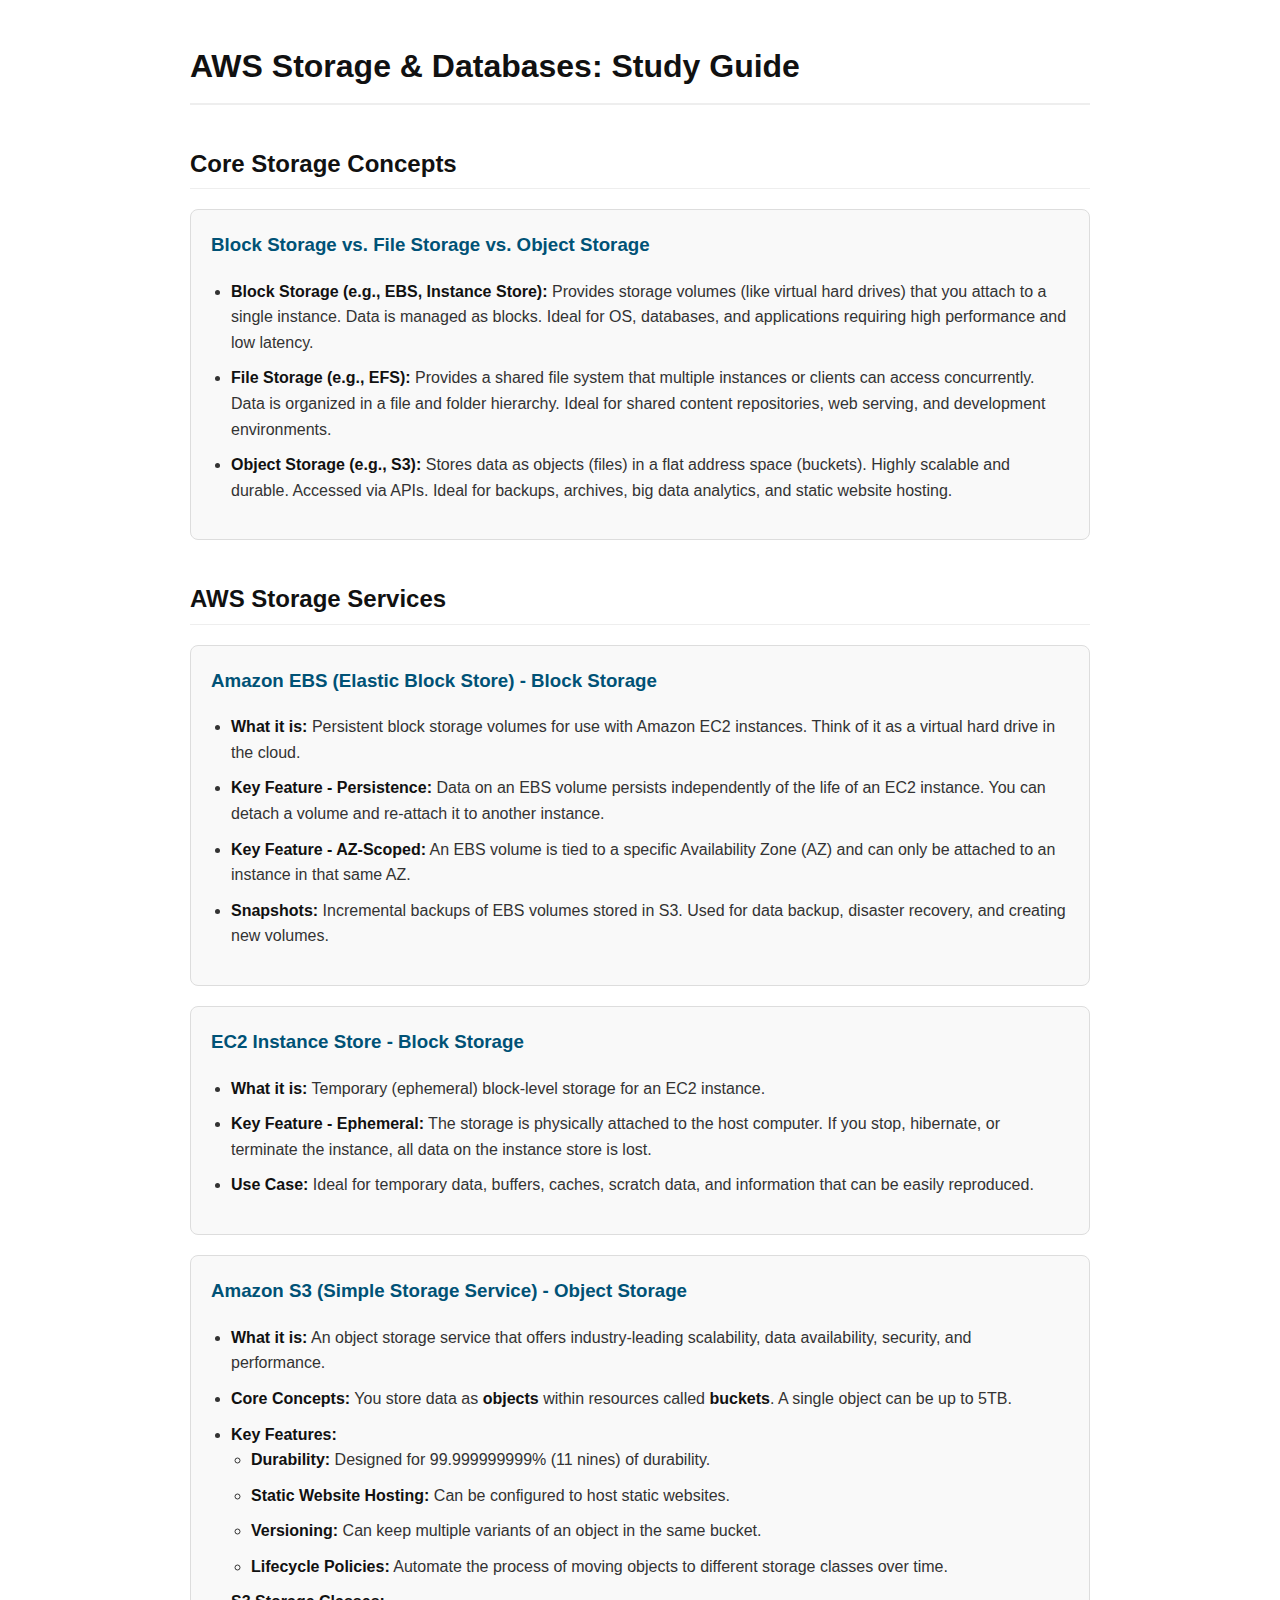
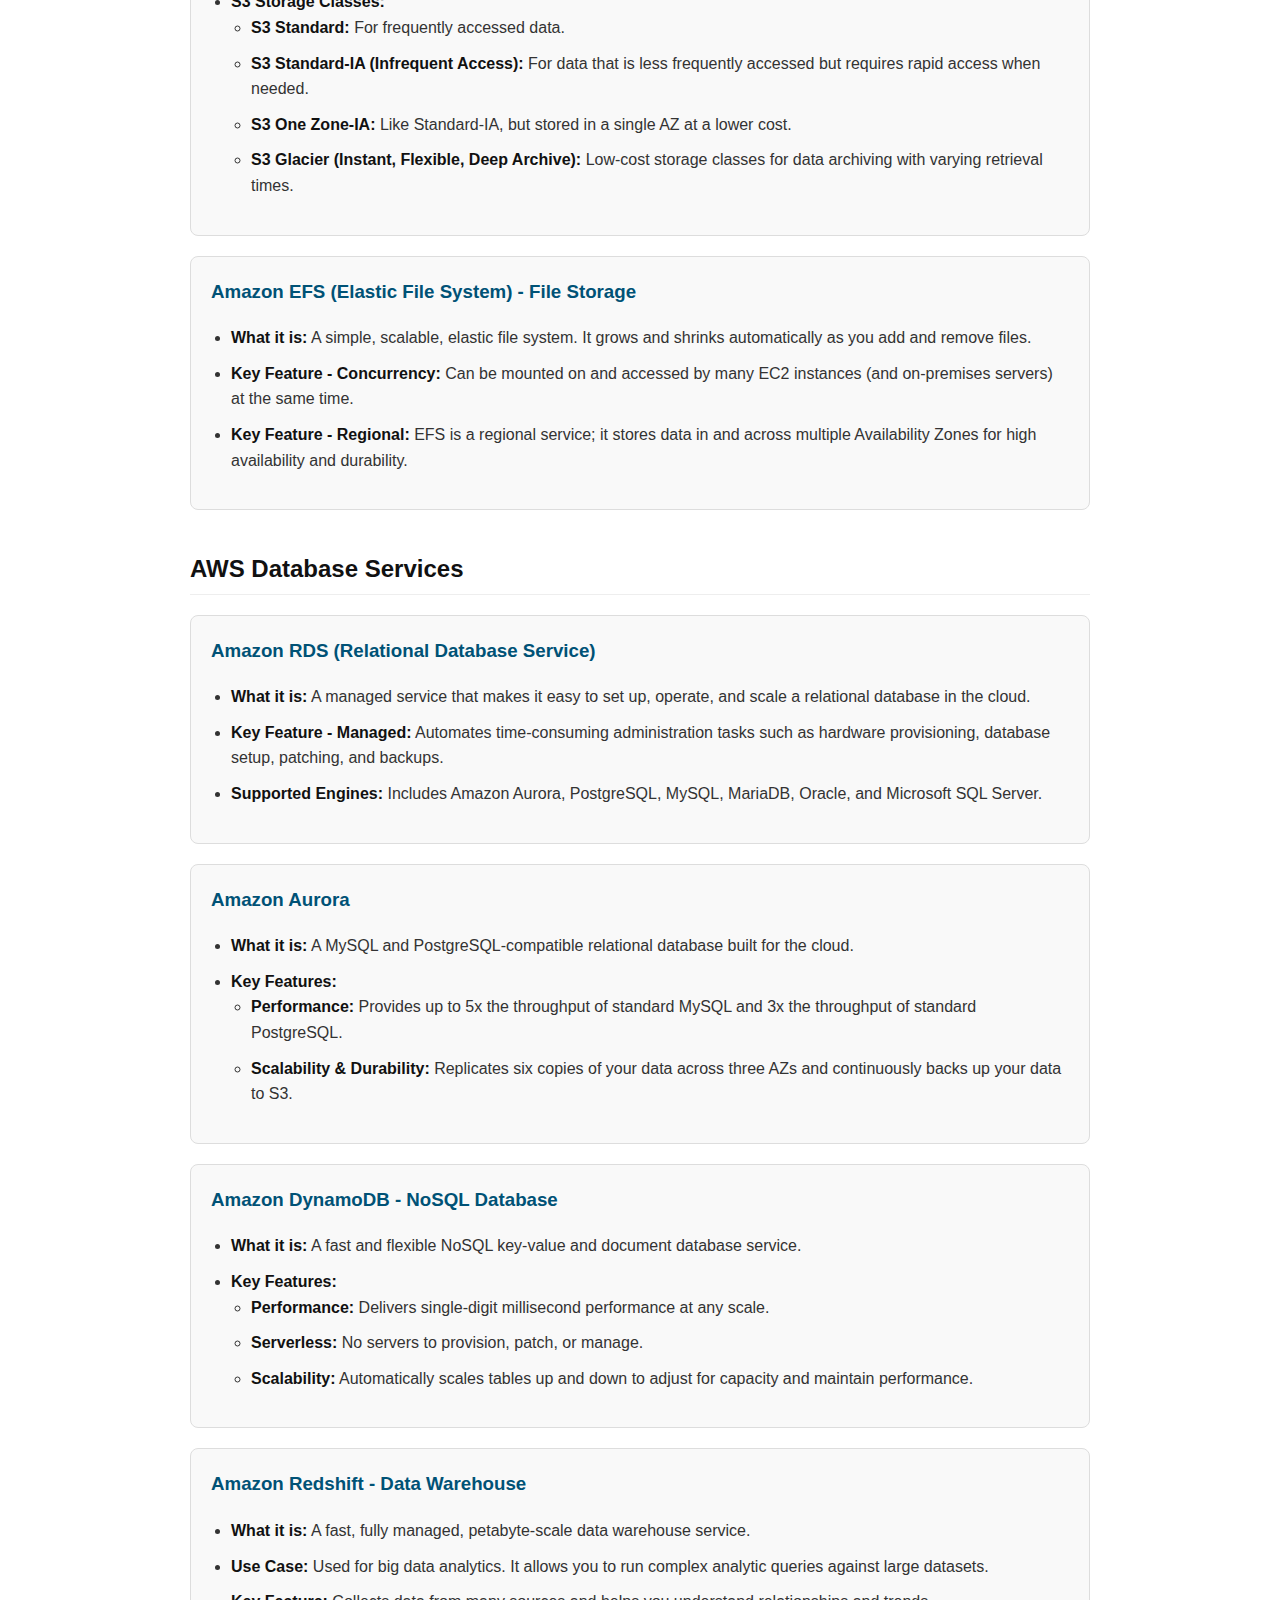
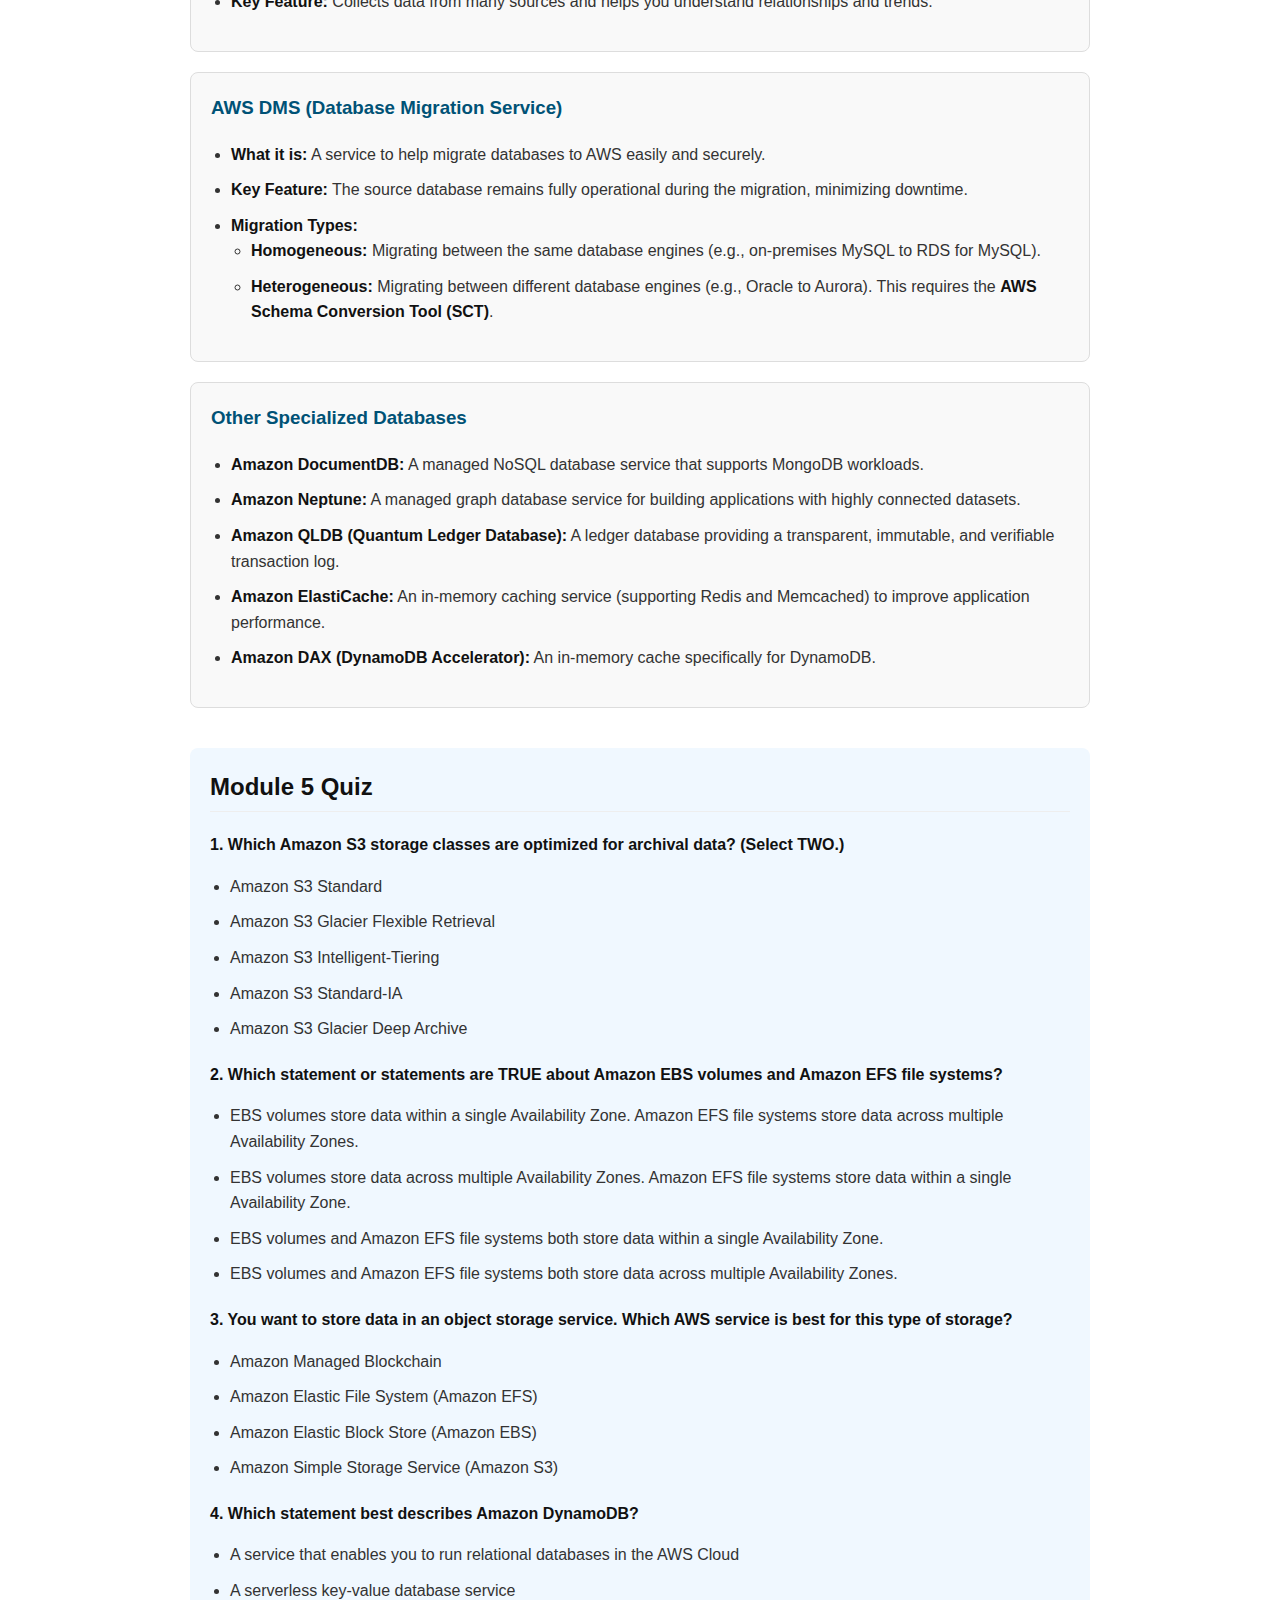
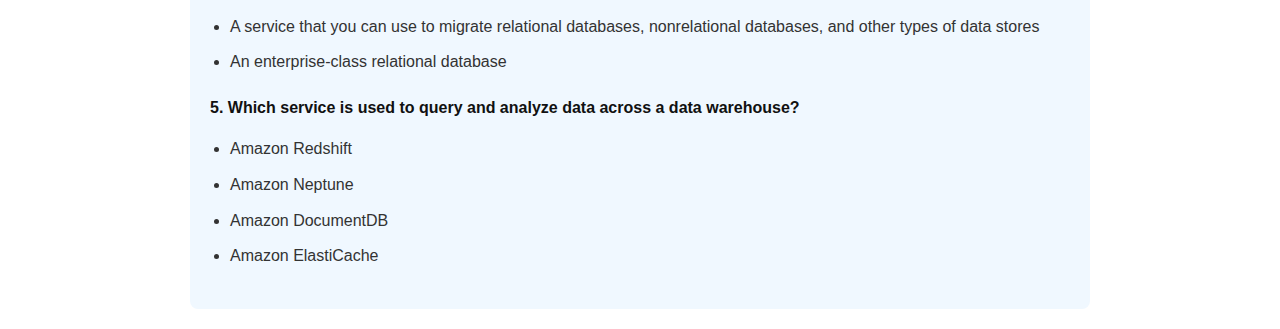
<file: cloud-cert/aws-cloud-practicioner-fundamentals/module-5-storage/storage.html>
<!DOCTYPE html>
<html lang="en">
<head>
    <meta charset="UTF-8">
    <meta name="viewport" content="width=device-width, initial-scale=1.0">
    <title>AWS Cloud Practitioner Fundamentals - Module 5: Storage</title>
    <style>
        body { font-family: -apple-system, BlinkMacSystemFont, "Segoe UI", Roboto, Helvetica, Arial, sans-serif; line-height: 1.6; padding: 20px; max-width: 900px; margin: 0 auto; color: #333; }
        h1, h2, h3 { color: #111; }
        h1 { border-bottom: 2px solid #eee; padding-bottom: 10px; }
        h2 { border-bottom: 1px solid #eee; padding-bottom: 5px; margin-top: 40px; }
        h3 { margin-top: 30px; }
        .service-card { background-color: #f9f9f9; border: 1px solid #ddd; padding: 20px; border-radius: 8px; margin-bottom: 20px; }
        .service-card h3 { margin-top: 0; color: #005276; }
        ul { padding-left: 20px; }
        li { margin-bottom: 10px; }
        strong { color: #111; }
        .quiz-section { margin-top: 40px; background-color: #f0f8ff; padding: 20px; border-radius: 8px; }
        .quiz-section h2 { margin-top: 0; }
        .quiz-question { margin-bottom: 20px; }
    </style>
</head>
<body>
    <h1>AWS Storage & Databases: Study Guide</h1>

    <h2>Core Storage Concepts</h2>

    <div class="service-card">
        <h3>Block Storage vs. File Storage vs. Object Storage</h3>
        <ul>
            <li><strong>Block Storage (e.g., EBS, Instance Store):</strong> Provides storage volumes (like virtual hard drives) that you attach to a single instance. Data is managed as blocks. Ideal for OS, databases, and applications requiring high performance and low latency.</li>
            <li><strong>File Storage (e.g., EFS):</strong> Provides a shared file system that multiple instances or clients can access concurrently. Data is organized in a file and folder hierarchy. Ideal for shared content repositories, web serving, and development environments.</li>
            <li><strong>Object Storage (e.g., S3):</strong> Stores data as objects (files) in a flat address space (buckets). Highly scalable and durable. Accessed via APIs. Ideal for backups, archives, big data analytics, and static website hosting.</li>
        </ul>
    </div>

    <h2>AWS Storage Services</h2>

    <div class="service-card">
        <h3>Amazon EBS (Elastic Block Store) - Block Storage</h3>
        <ul>
            <li><strong>What it is:</strong> Persistent block storage volumes for use with Amazon EC2 instances. Think of it as a virtual hard drive in the cloud.</li>
            <li><strong>Key Feature - Persistence:</strong> Data on an EBS volume persists independently of the life of an EC2 instance. You can detach a volume and re-attach it to another instance.</li>
            <li><strong>Key Feature - AZ-Scoped:</strong> An EBS volume is tied to a specific Availability Zone (AZ) and can only be attached to an instance in that same AZ.</li>
            <li><strong>Snapshots:</strong> Incremental backups of EBS volumes stored in S3. Used for data backup, disaster recovery, and creating new volumes.</li>
        </ul>
    </div>

    <div class="service-card">
        <h3>EC2 Instance Store - Block Storage</h3>
        <ul>
            <li><strong>What it is:</strong> Temporary (ephemeral) block-level storage for an EC2 instance.</li>
            <li><strong>Key Feature - Ephemeral:</strong> The storage is physically attached to the host computer. If you stop, hibernate, or terminate the instance, all data on the instance store is lost.</li>
            <li><strong>Use Case:</strong> Ideal for temporary data, buffers, caches, scratch data, and information that can be easily reproduced.</li>
        </ul>
    </div>

    <div class="service-card">
        <h3>Amazon S3 (Simple Storage Service) - Object Storage</h3>
        <ul>
            <li><strong>What it is:</strong> An object storage service that offers industry-leading scalability, data availability, security, and performance.</li>
            <li><strong>Core Concepts:</strong> You store data as <strong>objects</strong> within resources called <strong>buckets</strong>. A single object can be up to 5TB.</li>
            <li><strong>Key Features:</strong>
                <ul>
                    <li><strong>Durability:</strong> Designed for 99.999999999% (11 nines) of durability.</li>
                    <li><strong>Static Website Hosting:</strong> Can be configured to host static websites.</li>
                    <li><strong>Versioning:</strong> Can keep multiple variants of an object in the same bucket.</li>
                    <li><strong>Lifecycle Policies:</strong> Automate the process of moving objects to different storage classes over time.</li>
                </ul>
            </li>
            <li><strong>S3 Storage Classes:</strong>
                <ul>
                    <li><strong>S3 Standard:</strong> For frequently accessed data.</li>
                    <li><strong>S3 Standard-IA (Infrequent Access):</strong> For data that is less frequently accessed but requires rapid access when needed.</li>
                    <li><strong>S3 One Zone-IA:</strong> Like Standard-IA, but stored in a single AZ at a lower cost.</li>
                    <li><strong>S3 Glacier (Instant, Flexible, Deep Archive):</strong> Low-cost storage classes for data archiving with varying retrieval times.</li>
                </ul>
            </li>
        </ul>
    </div>
    
    <div class="service-card">
        <h3>Amazon EFS (Elastic File System) - File Storage</h3>
        <ul>
            <li><strong>What it is:</strong> A simple, scalable, elastic file system. It grows and shrinks automatically as you add and remove files.</li>
            <li><strong>Key Feature - Concurrency:</strong> Can be mounted on and accessed by many EC2 instances (and on-premises servers) at the same time.</li>
            <li><strong>Key Feature - Regional:</strong> EFS is a regional service; it stores data in and across multiple Availability Zones for high availability and durability.</li>
        </ul>
    </div>

    <h2>AWS Database Services</h2>

    <div class="service-card">
        <h3>Amazon RDS (Relational Database Service)</h3>
        <ul>
            <li><strong>What it is:</strong> A managed service that makes it easy to set up, operate, and scale a relational database in the cloud.</li>
            <li><strong>Key Feature - Managed:</strong> Automates time-consuming administration tasks such as hardware provisioning, database setup, patching, and backups.</li>
            <li><strong>Supported Engines:</strong> Includes Amazon Aurora, PostgreSQL, MySQL, MariaDB, Oracle, and Microsoft SQL Server.</li>
        </ul>
    </div>

    <div class="service-card">
        <h3>Amazon Aurora</h3>
        <ul>
            <li><strong>What it is:</strong> A MySQL and PostgreSQL-compatible relational database built for the cloud.</li>
            <li><strong>Key Features:</strong>
                <ul>
                    <li><strong>Performance:</strong> Provides up to 5x the throughput of standard MySQL and 3x the throughput of standard PostgreSQL.</li>
                    <li><strong>Scalability & Durability:</strong> Replicates six copies of your data across three AZs and continuously backs up your data to S3.</li>
                </ul>
            </li>
        </ul>
    </div>

    <div class="service-card">
        <h3>Amazon DynamoDB - NoSQL Database</h3>
        <ul>
            <li><strong>What it is:</strong> A fast and flexible NoSQL key-value and document database service.</li>
            <li><strong>Key Features:</strong>
                <ul>
                    <li><strong>Performance:</strong> Delivers single-digit millisecond performance at any scale.</li>
                    <li><strong>Serverless:</strong> No servers to provision, patch, or manage.</li>
                    <li><strong>Scalability:</strong> Automatically scales tables up and down to adjust for capacity and maintain performance.</li>
                </ul>
            </li>
        </ul>
    </div>

    <div class="service-card">
        <h3>Amazon Redshift - Data Warehouse</h3>
        <ul>
            <li><strong>What it is:</strong> A fast, fully managed, petabyte-scale data warehouse service.</li>
            <li><strong>Use Case:</strong> Used for big data analytics. It allows you to run complex analytic queries against large datasets.</li>
            <li><strong>Key Feature:</strong> Collects data from many sources and helps you understand relationships and trends.</li>
        </ul>
    </div>

    <div class="service-card">
        <h3>AWS DMS (Database Migration Service)</h3>
        <ul>
            <li><strong>What it is:</strong> A service to help migrate databases to AWS easily and securely.</li>
            <li><strong>Key Feature:</strong> The source database remains fully operational during the migration, minimizing downtime.</li>
            <li><strong>Migration Types:</strong>
                <ul>
                    <li><strong>Homogeneous:</strong> Migrating between the same database engines (e.g., on-premises MySQL to RDS for MySQL).</li>
                    <li><strong>Heterogeneous:</strong> Migrating between different database engines (e.g., Oracle to Aurora). This requires the <strong>AWS Schema Conversion Tool (SCT)</strong>.</li>
                </ul>
            </li>
        </ul>
    </div>

    <div class="service-card">
        <h3>Other Specialized Databases</h3>
        <ul>
            <li><strong>Amazon DocumentDB:</strong> A managed NoSQL database service that supports MongoDB workloads.</li>
            <li><strong>Amazon Neptune:</strong> A managed graph database service for building applications with highly connected datasets.</li>
            <li><strong>Amazon QLDB (Quantum Ledger Database):</strong> A ledger database providing a transparent, immutable, and verifiable transaction log.</li>
            <li><strong>Amazon ElastiCache:</strong> An in-memory caching service (supporting Redis and Memcached) to improve application performance.</li>
            <li><strong>Amazon DAX (DynamoDB Accelerator):</strong> An in-memory cache specifically for DynamoDB.</li>
        </ul>
    </div>

    <div class="quiz-section">
        <h2>Module 5 Quiz</h2>
        <div class="quiz-question">
            <p><strong>1. Which Amazon S3 storage classes are optimized for archival data? (Select TWO.)</strong></p>
            <ul>
                <li>Amazon S3 Standard</li>
                <li>Amazon S3 Glacier Flexible Retrieval</li>
                <li>Amazon S3 Intelligent-Tiering</li>
                <li>Amazon S3 Standard-IA</li>
                <li>Amazon S3 Glacier Deep Archive</li>
            </ul>
        </div>
        <div class="quiz-question">
            <p><strong>2. Which statement or statements are TRUE about Amazon EBS volumes and Amazon EFS file systems?</strong></p>
            <ul>
                <li>EBS volumes store data within a single Availability Zone. Amazon EFS file systems store data across multiple Availability Zones.</li>
                <li>EBS volumes store data across multiple Availability Zones. Amazon EFS file systems store data within a single Availability Zone.</li>
                <li>EBS volumes and Amazon EFS file systems both store data within a single Availability Zone.</li>
                <li>EBS volumes and Amazon EFS file systems both store data across multiple Availability Zones.</li>
            </ul>
        </div>
        <div class="quiz-question">
            <p><strong>3. You want to store data in an object storage service. Which AWS service is best for this type of storage?</strong></p>
            <ul>
                <li>Amazon Managed Blockchain</li>
                <li>Amazon Elastic File System (Amazon EFS)</li>
                <li>Amazon Elastic Block Store (Amazon EBS)</li>
                <li>Amazon Simple Storage Service (Amazon S3)</li>
            </ul>
        </div>
        <div class="quiz-question">
            <p><strong>4. Which statement best describes Amazon DynamoDB?</strong></p>
            <ul>
                <li>A service that enables you to run relational databases in the AWS Cloud</li>
                <li>A serverless key-value database service</li>
                <li>A service that you can use to migrate relational databases, nonrelational databases, and other types of data stores</li>
                <li>An enterprise-class relational database</li>
            </ul>
        </div>
        <div class="quiz-question">
            <p><strong>5. Which service is used to query and analyze data across a data warehouse?</strong></p>
            <ul>
                <li>Amazon Redshift</li>
                <li>Amazon Neptune</li>
                <li>Amazon DocumentDB</li>
                <li>Amazon ElastiCache</li>
            </ul>
        </div>
    </div>
</body>
</html>
</file>
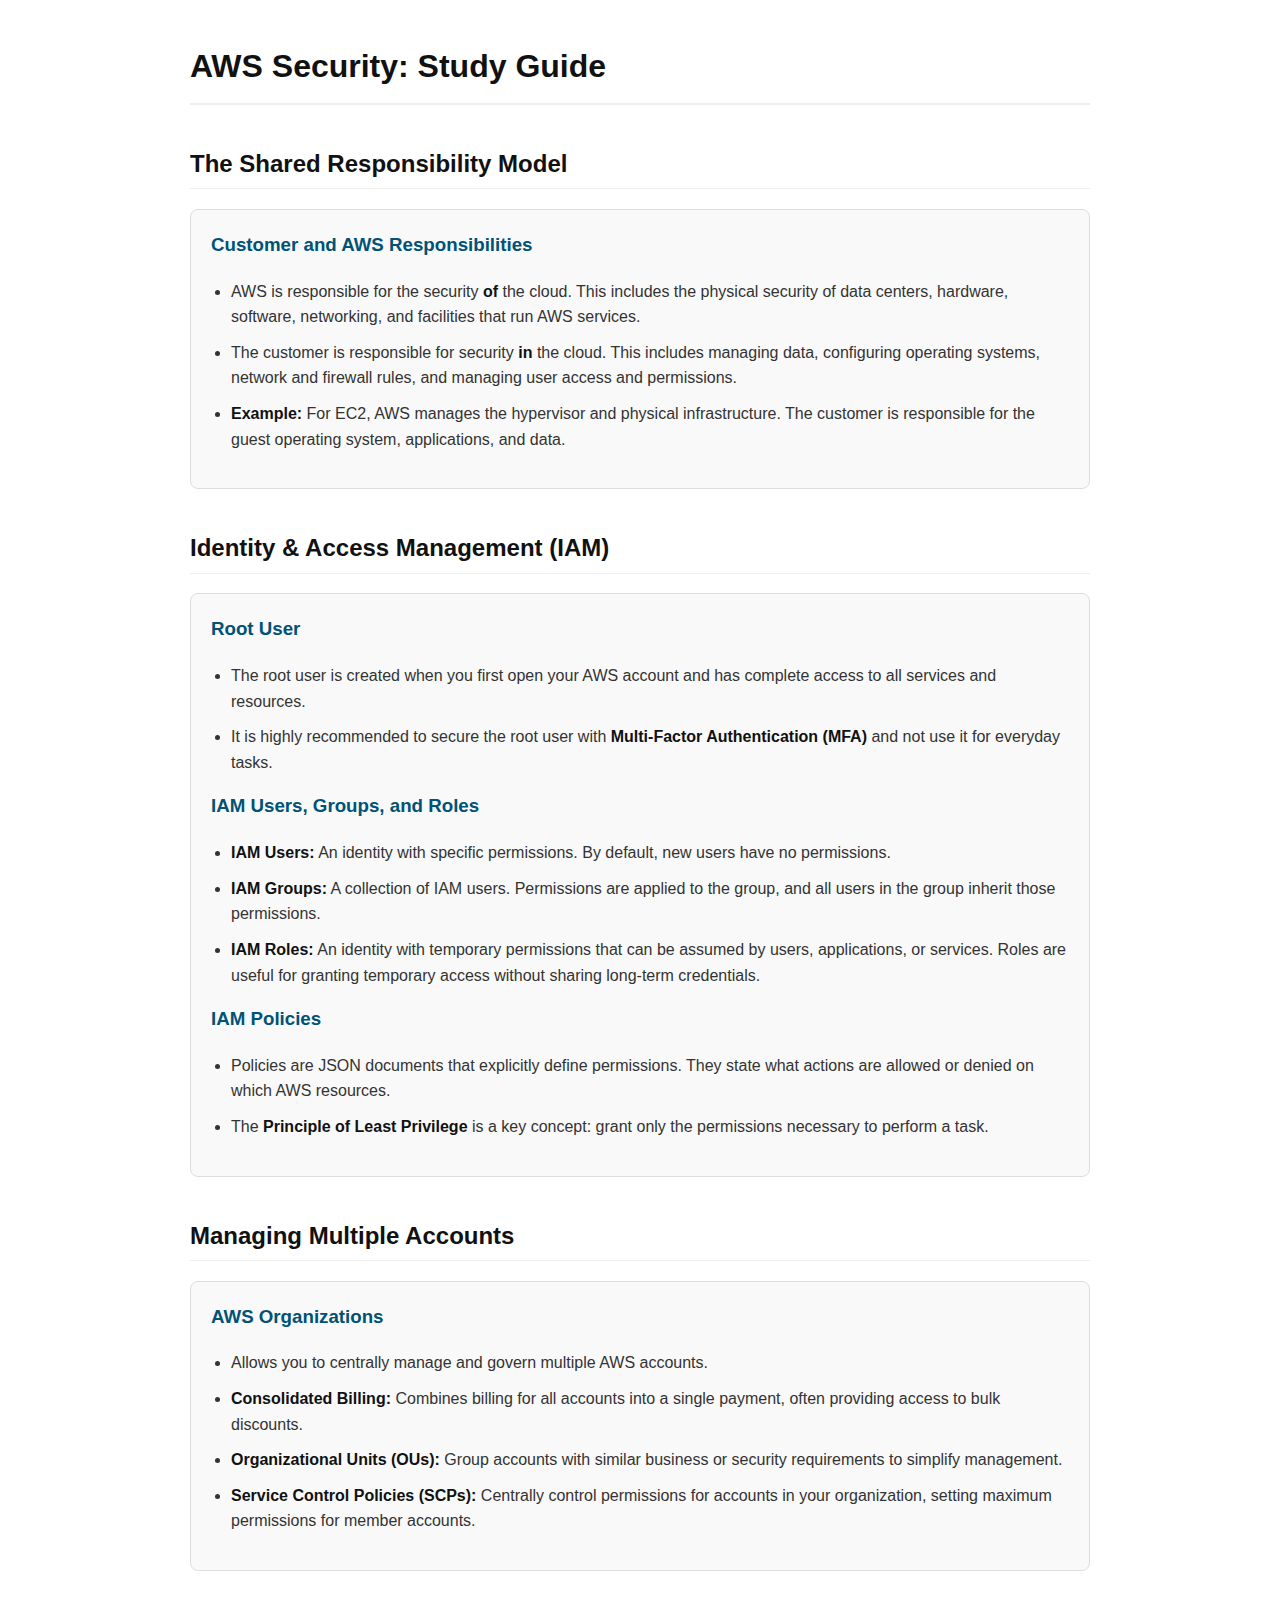
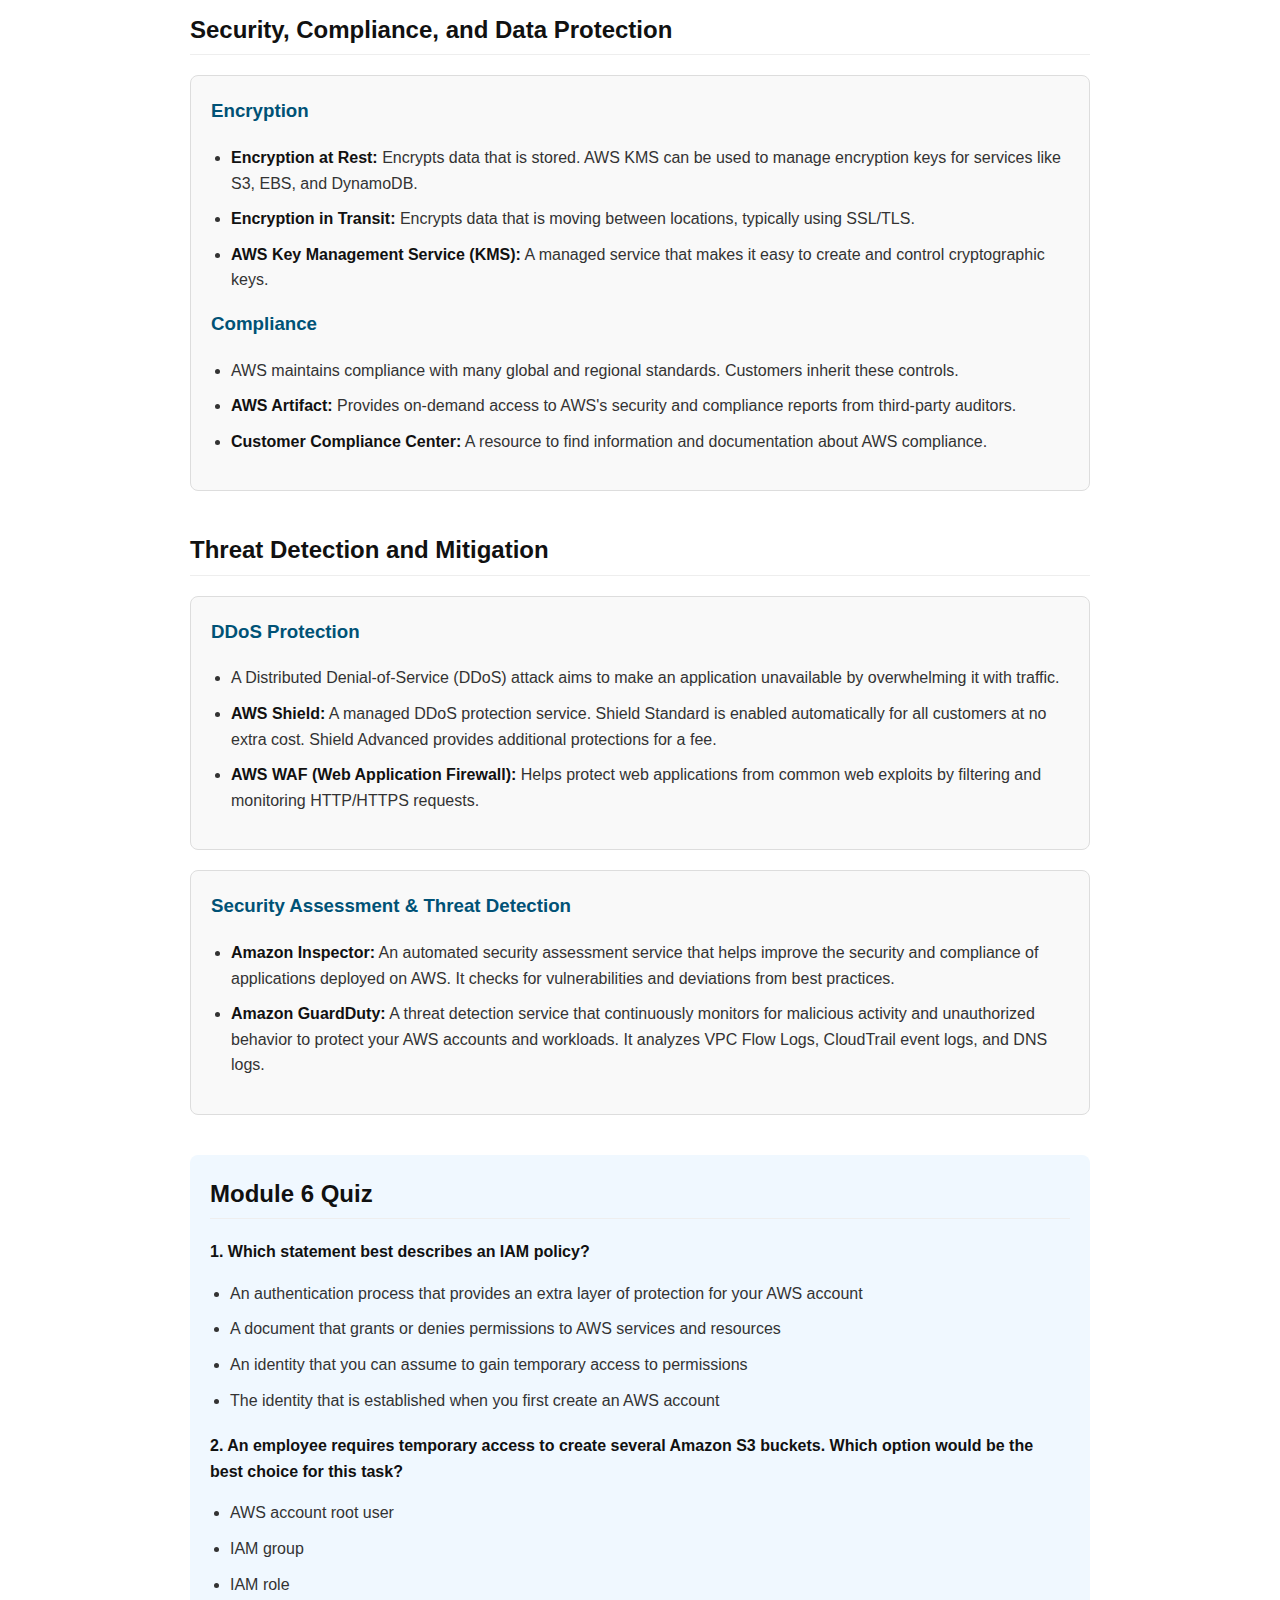
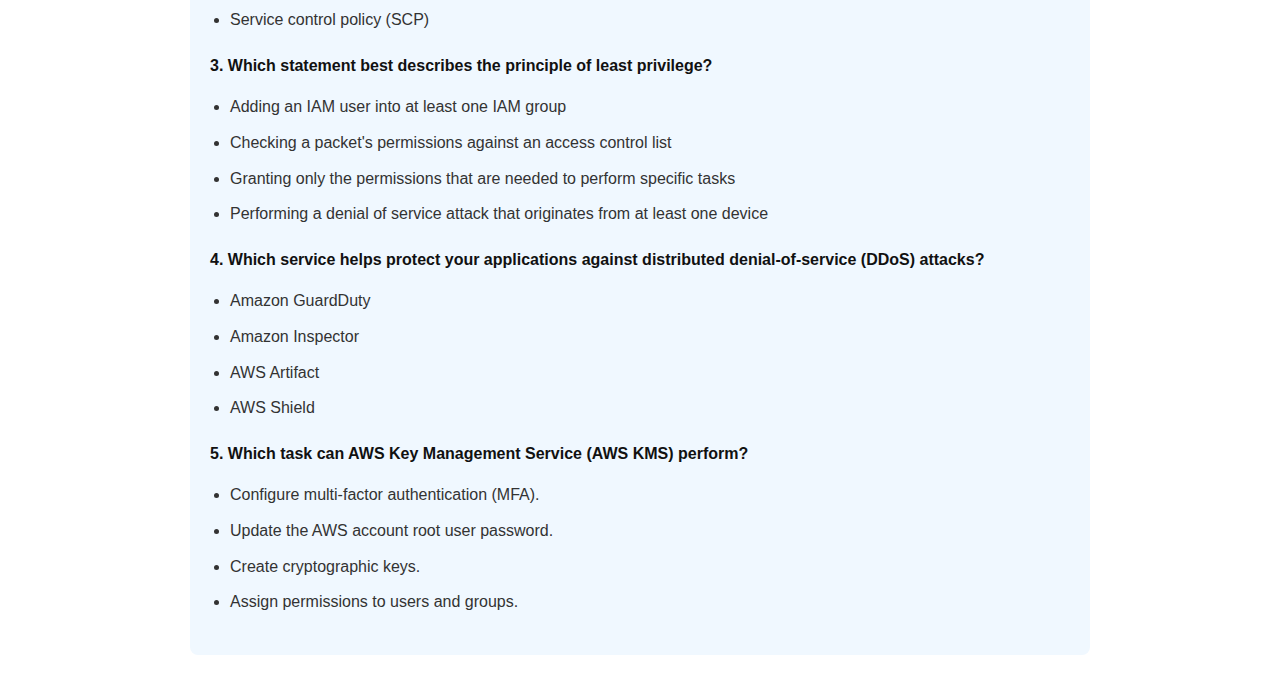
<file: cloud-cert/aws-cloud-practicioner-fundamentals/module-6-security/security.html>
<!DOCTYPE html>
<html lang="en">
<head>
    <meta charset="UTF-8">
    <meta name="viewport" content="width=device-width, initial-scale=1.0">
    <title>AWS Cloud Practitioner Fundamentals - Module 6: Security</title>
    <style>
        body { font-family: -apple-system, BlinkMacSystemFont, "Segoe UI", Roboto, Helvetica, Arial, sans-serif; line-height: 1.6; padding: 20px; max-width: 900px; margin: 0 auto; color: #333; }
        h1, h2, h3 { color: #111; }
        h1 { border-bottom: 2px solid #eee; padding-bottom: 10px; }
        h2 { border-bottom: 1px solid #eee; padding-bottom: 5px; margin-top: 40px; }
        h3 { margin-top: 30px; }
        .service-card { background-color: #f9f9f9; border: 1px solid #ddd; padding: 20px; border-radius: 8px; margin-bottom: 20px; }
        .service-card h3 { margin-top: 0; color: #005276; }
        ul { padding-left: 20px; }
        li { margin-bottom: 10px; }
        strong { color: #111; }
        .quiz-section { margin-top: 40px; background-color: #f0f8ff; padding: 20px; border-radius: 8px; }
        .quiz-section h2 { margin-top: 0; }
        .quiz-question { margin-bottom: 20px; }
    </style>
</head>
<body>
    <h1>AWS Security: Study Guide</h1>

    <h2>The Shared Responsibility Model</h2>
    <div class="service-card">
        <h3>Customer and AWS Responsibilities</h3>
        <ul>
            <li>AWS is responsible for the security <strong>of</strong> the cloud. This includes the physical security of data centers, hardware, software, networking, and facilities that run AWS services.</li>
            <li>The customer is responsible for security <strong>in</strong> the cloud. This includes managing data, configuring operating systems, network and firewall rules, and managing user access and permissions.</li>
            <li><strong>Example:</strong> For EC2, AWS manages the hypervisor and physical infrastructure. The customer is responsible for the guest operating system, applications, and data.</li>
        </ul>
    </div>

    <h2>Identity & Access Management (IAM)</h2>
    <div class="service-card">
        <h3>Root User</h3>
        <ul>
            <li>The root user is created when you first open your AWS account and has complete access to all services and resources.</li>
            <li>It is highly recommended to secure the root user with <strong>Multi-Factor Authentication (MFA)</strong> and not use it for everyday tasks.</li>
        </ul>
        <h3>IAM Users, Groups, and Roles</h3>
        <ul>
            <li><strong>IAM Users:</strong> An identity with specific permissions. By default, new users have no permissions.</li>
            <li><strong>IAM Groups:</strong> A collection of IAM users. Permissions are applied to the group, and all users in the group inherit those permissions.</li>
            <li><strong>IAM Roles:</strong> An identity with temporary permissions that can be assumed by users, applications, or services. Roles are useful for granting temporary access without sharing long-term credentials.</li>
        </ul>
        <h3>IAM Policies</h3>
        <ul>
            <li>Policies are JSON documents that explicitly define permissions. They state what actions are allowed or denied on which AWS resources.</li>
            <li>The <strong>Principle of Least Privilege</strong> is a key concept: grant only the permissions necessary to perform a task.</li>
        </ul>
    </div>

    <h2>Managing Multiple Accounts</h2>
    <div class="service-card">
        <h3>AWS Organizations</h3>
        <ul>
            <li>Allows you to centrally manage and govern multiple AWS accounts.</li>
            <li><strong>Consolidated Billing:</strong> Combines billing for all accounts into a single payment, often providing access to bulk discounts.</li>
            <li><strong>Organizational Units (OUs):</strong> Group accounts with similar business or security requirements to simplify management.</li>
            <li><strong>Service Control Policies (SCPs):</strong> Centrally control permissions for accounts in your organization, setting maximum permissions for member accounts.</li>
        </ul>
    </div>

    <h2>Security, Compliance, and Data Protection</h2>
    <div class="service-card">
        <h3>Encryption</h3>
        <ul>
            <li><strong>Encryption at Rest:</strong> Encrypts data that is stored. AWS KMS can be used to manage encryption keys for services like S3, EBS, and DynamoDB.</li>
            <li><strong>Encryption in Transit:</strong> Encrypts data that is moving between locations, typically using SSL/TLS.</li>
            <li><strong>AWS Key Management Service (KMS):</strong> A managed service that makes it easy to create and control cryptographic keys.</li>
        </ul>
        <h3>Compliance</h3>
        <ul>
            <li>AWS maintains compliance with many global and regional standards. Customers inherit these controls.</li>
            <li><strong>AWS Artifact:</strong> Provides on-demand access to AWS's security and compliance reports from third-party auditors.</li>
            <li><strong>Customer Compliance Center:</strong> A resource to find information and documentation about AWS compliance.</li>
        </ul>
    </div>

    <h2>Threat Detection and Mitigation</h2>
    <div class="service-card">
        <h3>DDoS Protection</h3>
        <ul>
            <li>A Distributed Denial-of-Service (DDoS) attack aims to make an application unavailable by overwhelming it with traffic.</li>
            <li><strong>AWS Shield:</strong> A managed DDoS protection service. Shield Standard is enabled automatically for all customers at no extra cost. Shield Advanced provides additional protections for a fee.</li>
            <li><strong>AWS WAF (Web Application Firewall):</strong> Helps protect web applications from common web exploits by filtering and monitoring HTTP/HTTPS requests.</li>
        </ul>
    </div>
    <div class="service-card">
        <h3>Security Assessment & Threat Detection</h3>
        <ul>
            <li><strong>Amazon Inspector:</strong> An automated security assessment service that helps improve the security and compliance of applications deployed on AWS. It checks for vulnerabilities and deviations from best practices.</li>
            <li><strong>Amazon GuardDuty:</strong> A threat detection service that continuously monitors for malicious activity and unauthorized behavior to protect your AWS accounts and workloads. It analyzes VPC Flow Logs, CloudTrail event logs, and DNS logs.</li>
        </ul>
    </div>

    <div class="quiz-section">
        <h2>Module 6 Quiz</h2>
        <div class="quiz-question">
            <p><strong>1. Which statement best describes an IAM policy?</strong></p>
            <ul>
                <li>An authentication process that provides an extra layer of protection for your AWS account</li>
                <li>A document that grants or denies permissions to AWS services and resources</li>
                <li>An identity that you can assume to gain temporary access to permissions</li>
                <li>The identity that is established when you first create an AWS account</li>
            </ul>
        </div>
        <div class="quiz-question">
            <p><strong>2. An employee requires temporary access to create several Amazon S3 buckets. Which option would be the best choice for this task?</strong></p>
            <ul>
                <li>AWS account root user</li>
                <li>IAM group</li>
                <li>IAM role</li>
                <li>Service control policy (SCP)</li>
            </ul>
        </div>
        <div class="quiz-question">
            <p><strong>3. Which statement best describes the principle of least privilege?</strong></p>
            <ul>
                <li>Adding an IAM user into at least one IAM group</li>
                <li>Checking a packet's permissions against an access control list</li>
                <li>Granting only the permissions that are needed to perform specific tasks</li>
                <li>Performing a denial of service attack that originates from at least one device</li>
            </ul>
        </div>
        <div class="quiz-question">
            <p><strong>4. Which service helps protect your applications against distributed denial-of-service (DDoS) attacks?</strong></p>
            <ul>
                <li>Amazon GuardDuty</li>
                <li>Amazon Inspector</li>
                <li>AWS Artifact</li>
                <li>AWS Shield</li>
            </ul>
        </div>
        <div class="quiz-question">
            <p><strong>5. Which task can AWS Key Management Service (AWS KMS) perform?</strong></p>
            <ul>
                <li>Configure multi-factor authentication (MFA).</li>
                <li>Update the AWS account root user password.</li>
                <li>Create cryptographic keys.</li>
                <li>Assign permissions to users and groups.</li>
            </ul>
        </div>
    </div>
</body>
</html>
</file>
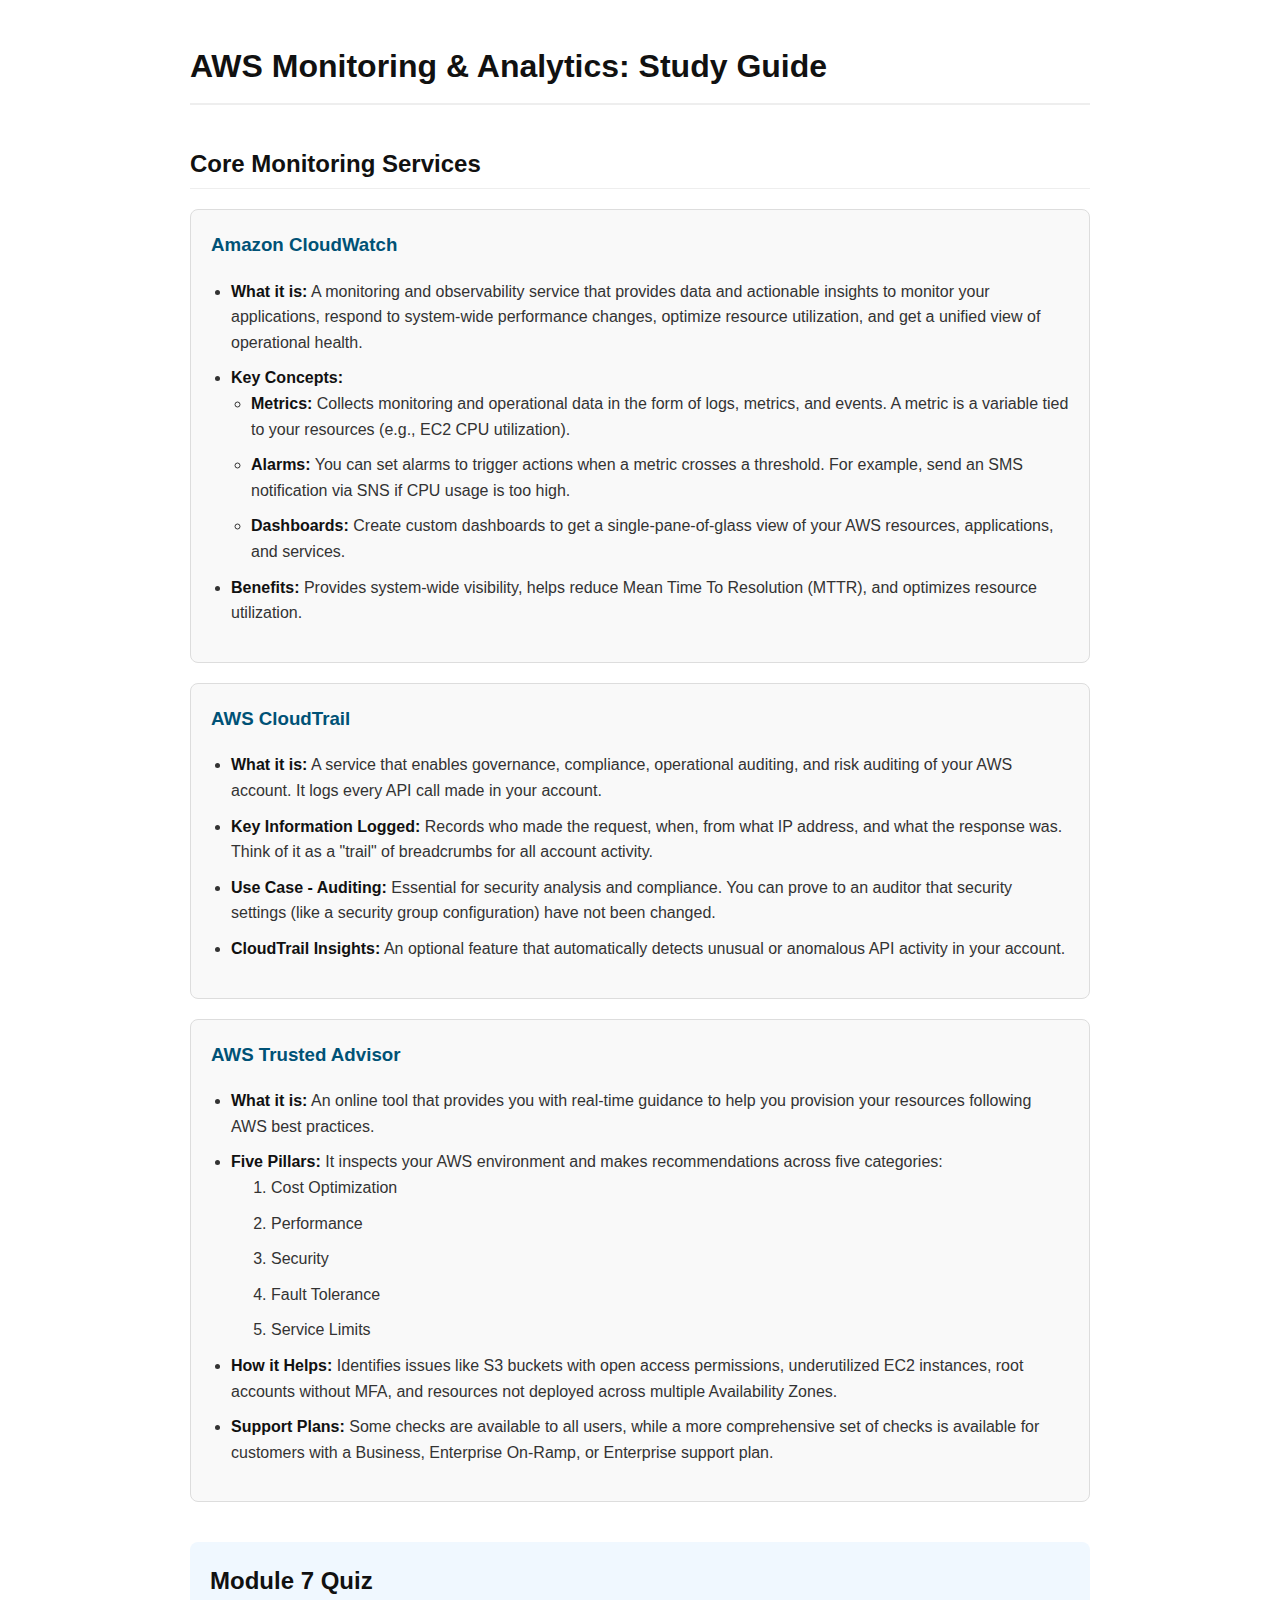
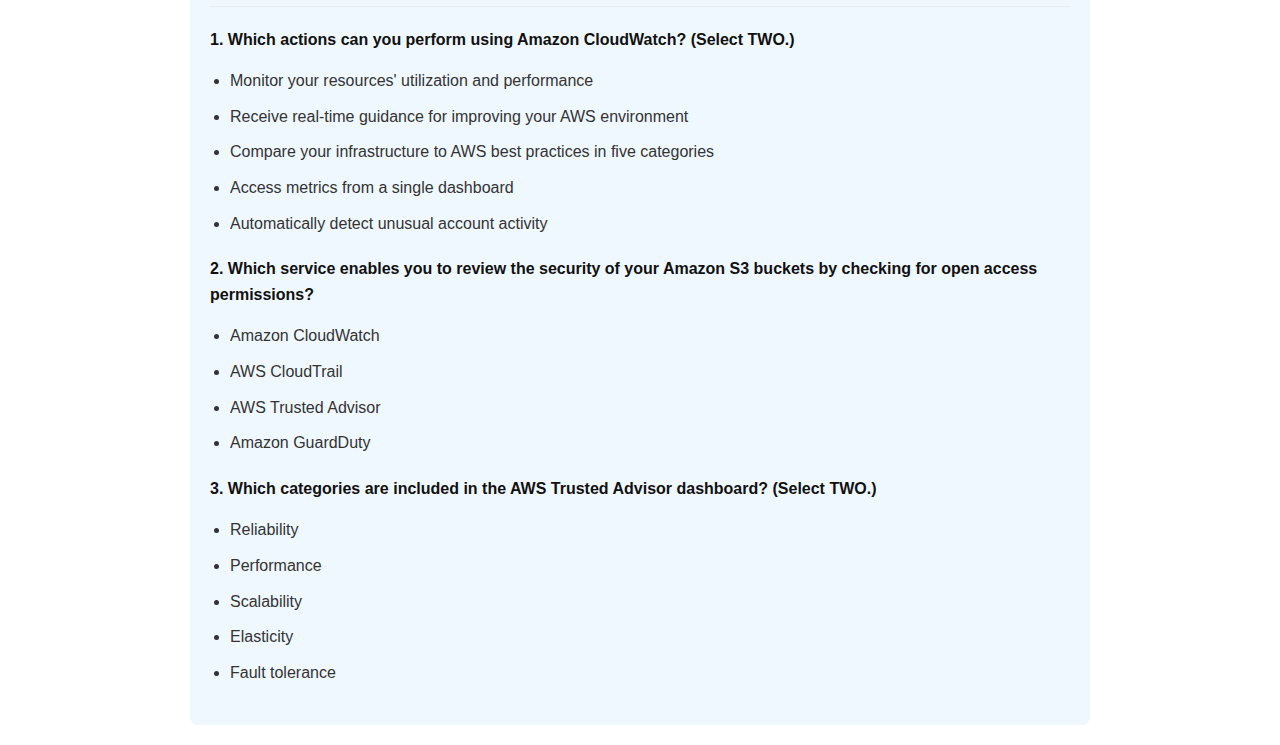
<file: cloud-cert/aws-cloud-practicioner-fundamentals/module-7-monitoring/monitoring.html>
<!DOCTYPE html>
<html lang="en">
<head>
    <meta charset="UTF-8">
    <meta name="viewport" content="width=device-width, initial-scale=1.0">
    <title>AWS Cloud Practitioner Fundamentals - Module 7: Monitoring & Analytics</title>
    <style>
        body { font-family: -apple-system, BlinkMacSystemFont, "Segoe UI", Roboto, Helvetica, Arial, sans-serif; line-height: 1.6; padding: 20px; max-width: 900px; margin: 0 auto; color: #333; }
        h1, h2, h3 { color: #111; }
        h1 { border-bottom: 2px solid #eee; padding-bottom: 10px; }
        h2 { border-bottom: 1px solid #eee; padding-bottom: 5px; margin-top: 40px; }
        h3 { margin-top: 30px; }
        .service-card { background-color: #f9f9f9; border: 1px solid #ddd; padding: 20px; border-radius: 8px; margin-bottom: 20px; }
        .service-card h3 { margin-top: 0; color: #005276; }
        ul { padding-left: 20px; }
        li { margin-bottom: 10px; }
        strong { color: #111; }
        .quiz-section { margin-top: 40px; background-color: #f0f8ff; padding: 20px; border-radius: 8px; }
        .quiz-section h2 { margin-top: 0; }
        .quiz-question { margin-bottom: 20px; }
    </style>
</head>
<body>
    <h1>AWS Monitoring & Analytics: Study Guide</h1>

    <h2>Core Monitoring Services</h2>

    <div class="service-card">
        <h3>Amazon CloudWatch</h3>
        <ul>
            <li><strong>What it is:</strong> A monitoring and observability service that provides data and actionable insights to monitor your applications, respond to system-wide performance changes, optimize resource utilization, and get a unified view of operational health.</li>
            <li><strong>Key Concepts:</strong>
                <ul>
                    <li><strong>Metrics:</strong> Collects monitoring and operational data in the form of logs, metrics, and events. A metric is a variable tied to your resources (e.g., EC2 CPU utilization).</li>
                    <li><strong>Alarms:</strong> You can set alarms to trigger actions when a metric crosses a threshold. For example, send an SMS notification via SNS if CPU usage is too high.</li>
                    <li><strong>Dashboards:</strong> Create custom dashboards to get a single-pane-of-glass view of your AWS resources, applications, and services.</li>
                </ul>
            </li>
            <li><strong>Benefits:</strong> Provides system-wide visibility, helps reduce Mean Time To Resolution (MTTR), and optimizes resource utilization.</li>
        </ul>
    </div>

    <div class="service-card">
        <h3>AWS CloudTrail</h3>
        <ul>
            <li><strong>What it is:</strong> A service that enables governance, compliance, operational auditing, and risk auditing of your AWS account. It logs every API call made in your account.</li>
            <li><strong>Key Information Logged:</strong> Records who made the request, when, from what IP address, and what the response was. Think of it as a "trail" of breadcrumbs for all account activity.</li>
            <li><strong>Use Case - Auditing:</strong> Essential for security analysis and compliance. You can prove to an auditor that security settings (like a security group configuration) have not been changed.</li>
            <li><strong>CloudTrail Insights:</strong> An optional feature that automatically detects unusual or anomalous API activity in your account.</li>
        </ul>
    </div>

    <div class="service-card">
        <h3>AWS Trusted Advisor</h3>
        <ul>
            <li><strong>What it is:</strong> An online tool that provides you with real-time guidance to help you provision your resources following AWS best practices.</li>
            <li><strong>Five Pillars:</strong> It inspects your AWS environment and makes recommendations across five categories:
                <ol>
                    <li>Cost Optimization</li>
                    <li>Performance</li>
                    <li>Security</li>
                    <li>Fault Tolerance</li>
                    <li>Service Limits</li>
                </ol>
            </li>
            <li><strong>How it Helps:</strong> Identifies issues like S3 buckets with open access permissions, underutilized EC2 instances, root accounts without MFA, and resources not deployed across multiple Availability Zones.</li>
            <li><strong>Support Plans:</strong> Some checks are available to all users, while a more comprehensive set of checks is available for customers with a Business, Enterprise On-Ramp, or Enterprise support plan.</li>
        </ul>
    </div>

    <div class="quiz-section">
        <h2>Module 7 Quiz</h2>
        <div class="quiz-question">
            <p><strong>1. Which actions can you perform using Amazon CloudWatch? (Select TWO.)</strong></p>
            <ul>
                <li>Monitor your resources' utilization and performance</li>
                <li>Receive real-time guidance for improving your AWS environment</li>
                <li>Compare your infrastructure to AWS best practices in five categories</li>
                <li>Access metrics from a single dashboard</li>
                <li>Automatically detect unusual account activity</li>
            </ul>
        </div>
        <div class="quiz-question">
            <p><strong>2. Which service enables you to review the security of your Amazon S3 buckets by checking for open access permissions?</strong></p>
            <ul>
                <li>Amazon CloudWatch</li>
                <li>AWS CloudTrail</li>
                <li>AWS Trusted Advisor</li>
                <li>Amazon GuardDuty</li>
            </ul>
        </div>
        <div class="quiz-question">
            <p><strong>3. Which categories are included in the AWS Trusted Advisor dashboard? (Select TWO.)</strong></p>
            <ul>
                <li>Reliability</li>
                <li>Performance</li>
                <li>Scalability</li>
                <li>Elasticity</li>
                <li>Fault tolerance</li>
            </ul>
        </div>
    </div>
</body>
</html>
</file>
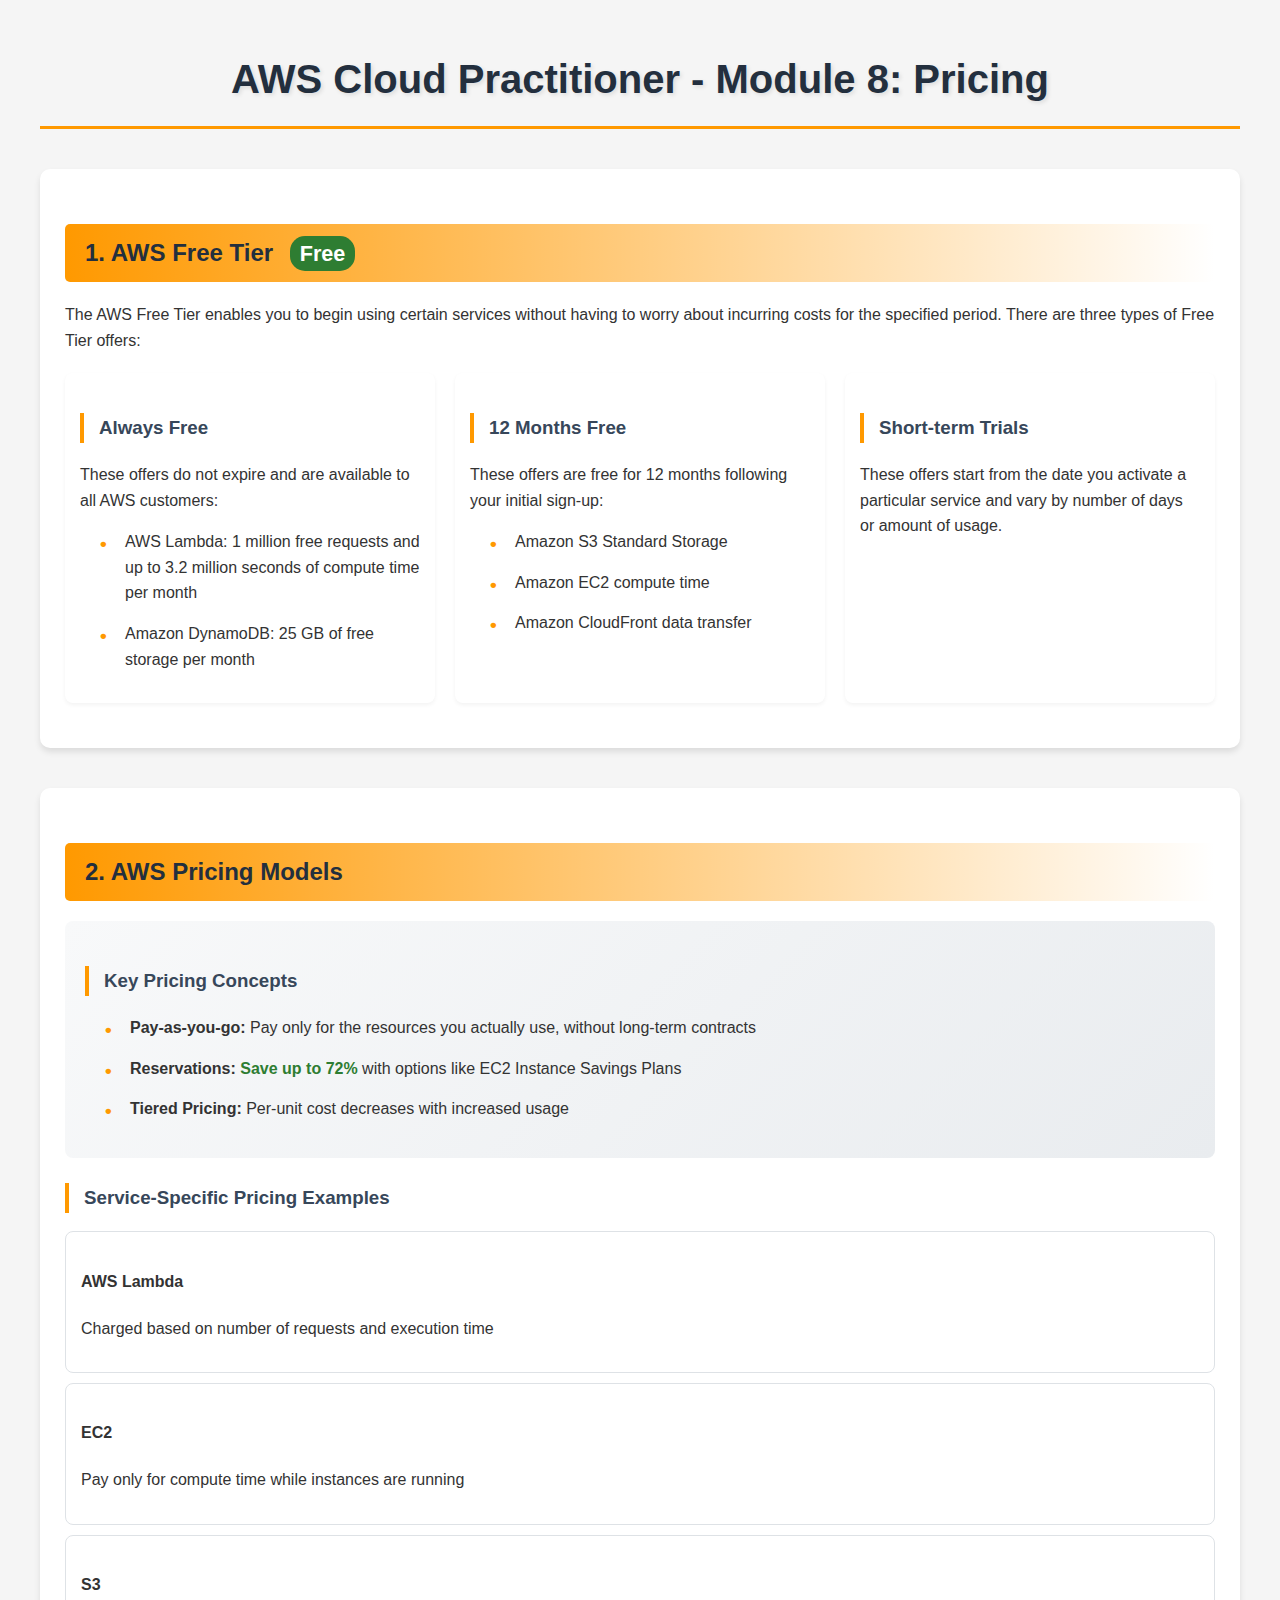
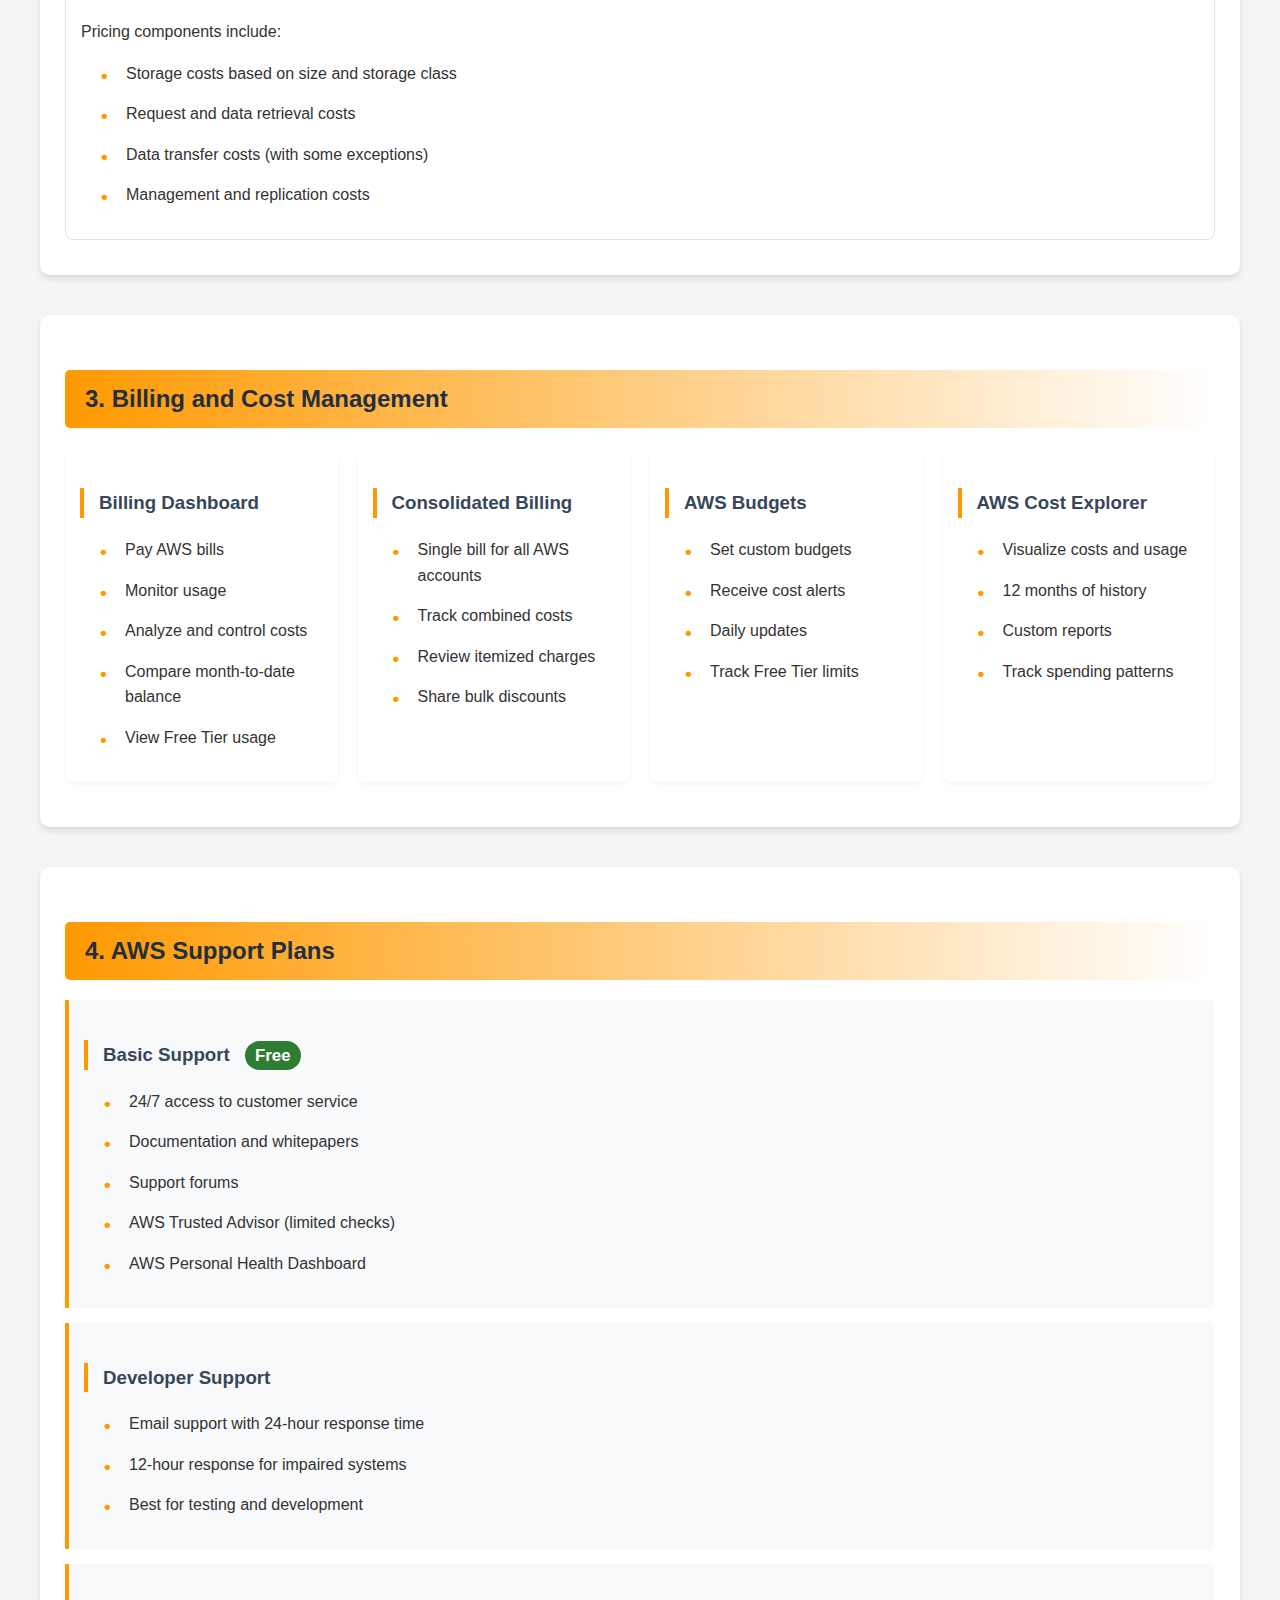
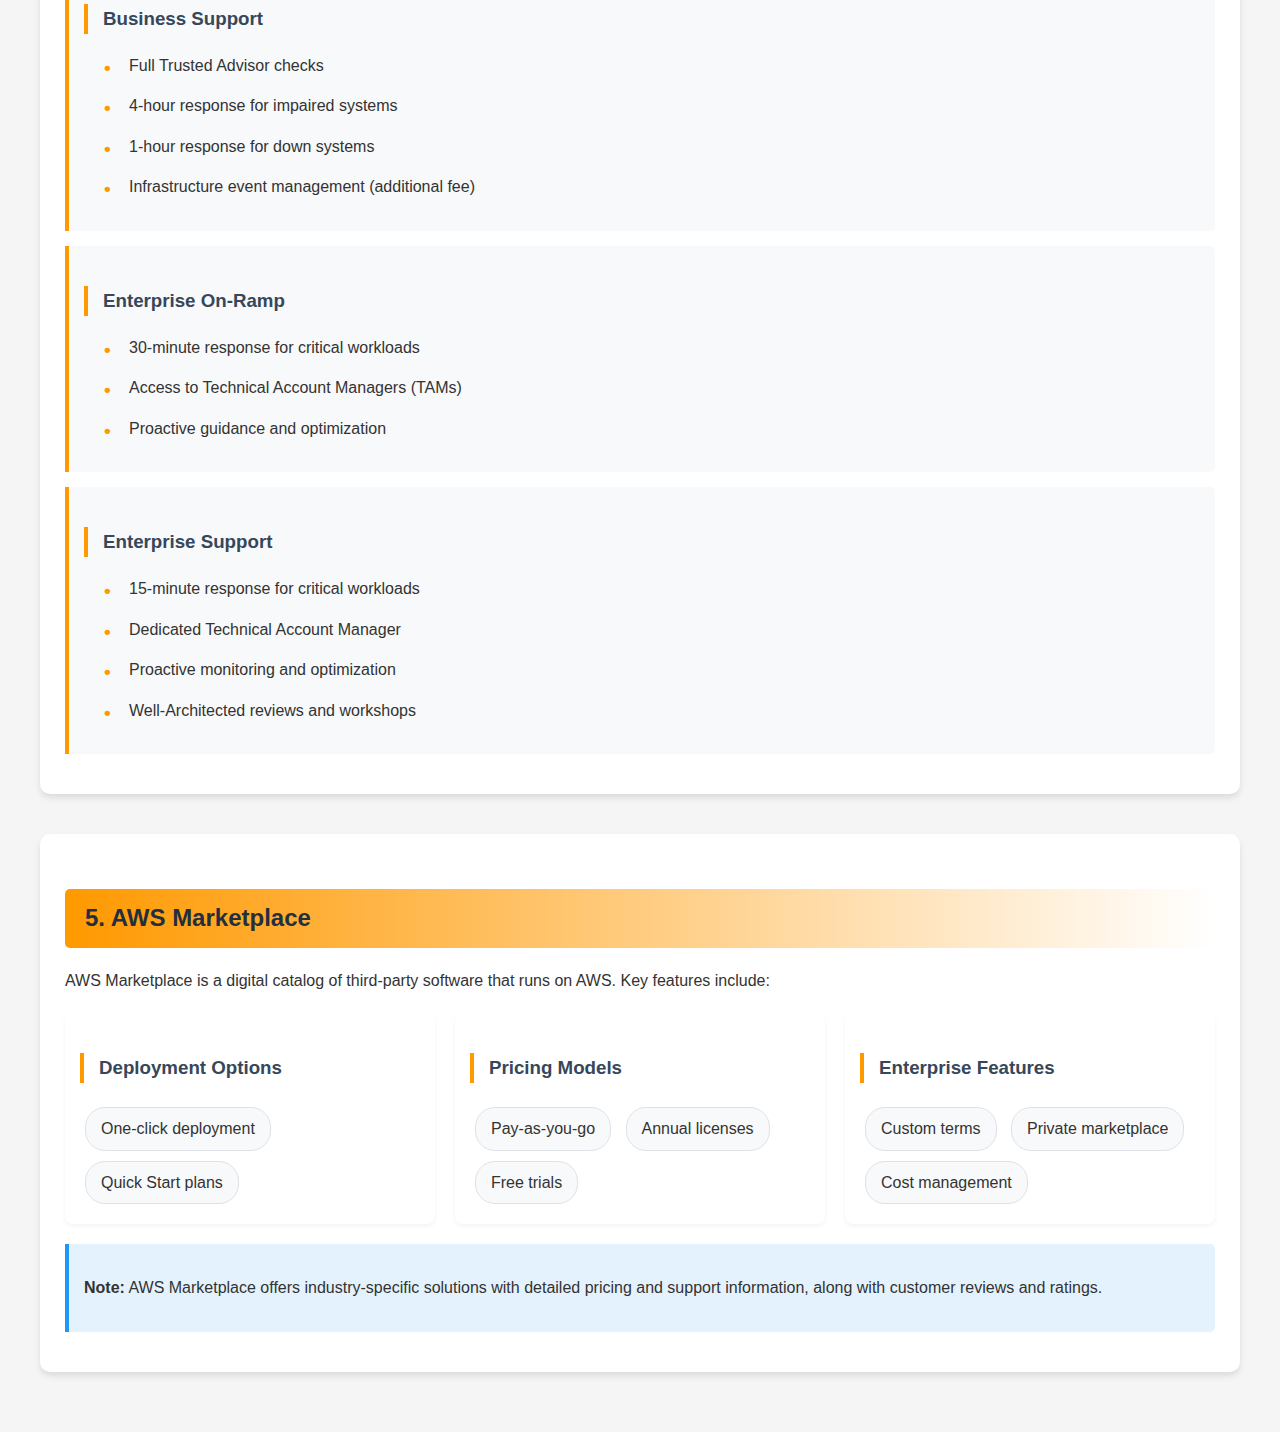
<file: cloud-cert/aws-cloud-practicioner-fundamentals/module-8-pricing/pricing.html>
<!DOCTYPE html>
<html lang="en">
<head>
    <meta charset="UTF-8">
    <meta name="viewport" content="width=device-width, initial-scale=1.0">
    <title>AWS Cloud Practitioner - Module 8: Pricing</title>
    <style>
        :root {
            --aws-orange: #FF9900;
            --aws-blue: #232F3E;
            --aws-light-blue: #37475A;
            --aws-green: #2E7D32;
            --aws-red: #D32F2F;
            --aws-yellow: #FFC107;
        }

        body {
            font-family: 'Segoe UI', Arial, sans-serif;
            line-height: 1.6;
            max-width: 1200px;
            margin: 0 auto;
            padding: 20px;
            color: #333;
            background-color: #f5f5f5;
        }

        h1 {
            color: var(--aws-blue);
            border-bottom: 3px solid var(--aws-orange);
            padding-bottom: 15px;
            text-align: center;
            font-size: 2.5em;
            margin-bottom: 40px;
            text-shadow: 2px 2px 4px rgba(0,0,0,0.1);
        }

        h2 {
            color: var(--aws-blue);
            margin-top: 30px;
            padding: 10px;
            border-radius: 5px;
            background: linear-gradient(to right, var(--aws-orange), transparent);
            padding-left: 20px;
        }

        h3 {
            color: var(--aws-light-blue);
            border-left: 4px solid var(--aws-orange);
            padding-left: 15px;
            margin-top: 25px;
        }

        .section {
            margin-bottom: 40px;
            padding: 25px;
            background-color: white;
            border-radius: 10px;
            box-shadow: 0 4px 6px rgba(0,0,0,0.1);
            transition: transform 0.2s ease;
        }

        .section:hover {
            transform: translateY(-5px);
        }

        .highlight {
            background-color: #fff3cd;
            padding: 20px;
            border-left: 4px solid var(--aws-yellow);
            margin: 20px 0;
            border-radius: 0 5px 5px 0;
        }

        ul {
            list-style-type: none;
            padding-left: 20px;
        }

        li {
            margin-bottom: 15px;
            position: relative;
            padding-left: 25px;
        }

        li:before {
            content: "•";
            color: var(--aws-orange);
            font-weight: bold;
            position: absolute;
            left: 0;
            font-size: 1.2em;
        }

        .pricing-model {
            background: linear-gradient(135deg, #f8f9fa 0%, #e9ecef 100%);
            padding: 20px;
            border-radius: 8px;
            margin: 15px 0;
        }

        .service-pricing {
            border: 1px solid #dee2e6;
            border-radius: 8px;
            padding: 15px;
            margin: 10px 0;
            background-color: white;
        }

        .support-plan {
            border-left: 4px solid var(--aws-orange);
            padding: 15px;
            margin: 15px 0;
            background-color: #f8f9fa;
            border-radius: 0 5px 5px 0;
        }

        .support-plan:hover {
            background-color: #fff3cd;
        }

        .feature-list {
            display: grid;
            grid-template-columns: repeat(auto-fit, minmax(250px, 1fr));
            gap: 20px;
            margin: 20px 0;
        }

        .feature-item {
            background: white;
            padding: 15px;
            border-radius: 8px;
            box-shadow: 0 2px 4px rgba(0,0,0,0.05);
        }

        .free-tier-badge {
            background-color: var(--aws-green);
            color: white;
            padding: 5px 10px;
            border-radius: 15px;
            font-size: 0.9em;
            margin-left: 10px;
        }

        .cost-saving {
            color: var(--aws-green);
            font-weight: bold;
        }

        .important-note {
            background-color: #e3f2fd;
            border-left: 4px solid #2196f3;
            padding: 15px;
            margin: 15px 0;
            border-radius: 0 5px 5px 0;
        }

        .marketplace-feature {
            display: inline-block;
            background-color: #f8f9fa;
            padding: 8px 15px;
            margin: 5px;
            border-radius: 20px;
            border: 1px solid #dee2e6;
        }

        .marketplace-feature:hover {
            background-color: var(--aws-orange);
            color: white;
            cursor: pointer;
        }
    </style>
</head>
<body>
    <h1>AWS Cloud Practitioner - Module 8: Pricing</h1>

    <div class="section">
        <h2>1. AWS Free Tier <span class="free-tier-badge">Free</span></h2>
        <p>The AWS Free Tier enables you to begin using certain services without having to worry about incurring costs for the specified period. There are three types of Free Tier offers:</p>
        <div class="feature-list">
            <div class="feature-item">
                <h3>Always Free</h3>
                <p>These offers do not expire and are available to all AWS customers:</p>
                <ul>
                    <li>AWS Lambda: 1 million free requests and up to 3.2 million seconds of compute time per month</li>
                    <li>Amazon DynamoDB: 25 GB of free storage per month</li>
                </ul>
            </div>
            <div class="feature-item">
                <h3>12 Months Free</h3>
                <p>These offers are free for 12 months following your initial sign-up:</p>
                <ul>
                    <li>Amazon S3 Standard Storage</li>
                    <li>Amazon EC2 compute time</li>
                    <li>Amazon CloudFront data transfer</li>
                </ul>
            </div>
            <div class="feature-item">
                <h3>Short-term Trials</h3>
                <p>These offers start from the date you activate a particular service and vary by number of days or amount of usage.</p>
            </div>
        </div>
    </div>

    <div class="section">
        <h2>2. AWS Pricing Models</h2>
        <div class="pricing-model">
            <h3>Key Pricing Concepts</h3>
            <ul>
                <li><strong>Pay-as-you-go:</strong> Pay only for the resources you actually use, without long-term contracts</li>
                <li><strong>Reservations:</strong> <span class="cost-saving">Save up to 72%</span> with options like EC2 Instance Savings Plans</li>
                <li><strong>Tiered Pricing:</strong> Per-unit cost decreases with increased usage</li>
            </ul>
        </div>
        
        <h3>Service-Specific Pricing Examples</h3>
        <div class="service-pricing">
            <h4>AWS Lambda</h4>
            <p>Charged based on number of requests and execution time</p>
        </div>
        <div class="service-pricing">
            <h4>EC2</h4>
            <p>Pay only for compute time while instances are running</p>
        </div>
        <div class="service-pricing">
            <h4>S3</h4>
            <p>Pricing components include:</p>
            <ul>
                <li>Storage costs based on size and storage class</li>
                <li>Request and data retrieval costs</li>
                <li>Data transfer costs (with some exceptions)</li>
                <li>Management and replication costs</li>
            </ul>
        </div>
    </div>

    <div class="section">
        <h2>3. Billing and Cost Management</h2>
        <div class="feature-list">
            <div class="feature-item">
                <h3>Billing Dashboard</h3>
                <ul>
                    <li>Pay AWS bills</li>
                    <li>Monitor usage</li>
                    <li>Analyze and control costs</li>
                    <li>Compare month-to-date balance</li>
                    <li>View Free Tier usage</li>
                </ul>
            </div>
            <div class="feature-item">
                <h3>Consolidated Billing</h3>
                <ul>
                    <li>Single bill for all AWS accounts</li>
                    <li>Track combined costs</li>
                    <li>Review itemized charges</li>
                    <li>Share bulk discounts</li>
                </ul>
            </div>
            <div class="feature-item">
                <h3>AWS Budgets</h3>
                <ul>
                    <li>Set custom budgets</li>
                    <li>Receive cost alerts</li>
                    <li>Daily updates</li>
                    <li>Track Free Tier limits</li>
                </ul>
            </div>
            <div class="feature-item">
                <h3>AWS Cost Explorer</h3>
                <ul>
                    <li>Visualize costs and usage</li>
                    <li>12 months of history</li>
                    <li>Custom reports</li>
                    <li>Track spending patterns</li>
                </ul>
            </div>
        </div>
    </div>

    <div class="section">
        <h2>4. AWS Support Plans</h2>
        <div class="support-plan">
            <h3>Basic Support <span class="free-tier-badge">Free</span></h3>
            <ul>
                <li>24/7 access to customer service</li>
                <li>Documentation and whitepapers</li>
                <li>Support forums</li>
                <li>AWS Trusted Advisor (limited checks)</li>
                <li>AWS Personal Health Dashboard</li>
            </ul>
        </div>
        <div class="support-plan">
            <h3>Developer Support</h3>
            <ul>
                <li>Email support with 24-hour response time</li>
                <li>12-hour response for impaired systems</li>
                <li>Best for testing and development</li>
            </ul>
        </div>
        <div class="support-plan">
            <h3>Business Support</h3>
            <ul>
                <li>Full Trusted Advisor checks</li>
                <li>4-hour response for impaired systems</li>
                <li>1-hour response for down systems</li>
                <li>Infrastructure event management (additional fee)</li>
            </ul>
        </div>
        <div class="support-plan">
            <h3>Enterprise On-Ramp</h3>
            <ul>
                <li>30-minute response for critical workloads</li>
                <li>Access to Technical Account Managers (TAMs)</li>
                <li>Proactive guidance and optimization</li>
            </ul>
        </div>
        <div class="support-plan">
            <h3>Enterprise Support</h3>
            <ul>
                <li>15-minute response for critical workloads</li>
                <li>Dedicated Technical Account Manager</li>
                <li>Proactive monitoring and optimization</li>
                <li>Well-Architected reviews and workshops</li>
            </ul>
        </div>
    </div>

    <div class="section">
        <h2>5. AWS Marketplace</h2>
        <p>AWS Marketplace is a digital catalog of third-party software that runs on AWS. Key features include:</p>
        <div class="feature-list">
            <div class="feature-item">
                <h3>Deployment Options</h3>
                <span class="marketplace-feature">One-click deployment</span>
                <span class="marketplace-feature">Quick Start plans</span>
            </div>
            <div class="feature-item">
                <h3>Pricing Models</h3>
                <span class="marketplace-feature">Pay-as-you-go</span>
                <span class="marketplace-feature">Annual licenses</span>
                <span class="marketplace-feature">Free trials</span>
            </div>
            <div class="feature-item">
                <h3>Enterprise Features</h3>
                <span class="marketplace-feature">Custom terms</span>
                <span class="marketplace-feature">Private marketplace</span>
                <span class="marketplace-feature">Cost management</span>
            </div>
        </div>
        <div class="important-note">
            <p><strong>Note:</strong> AWS Marketplace offers industry-specific solutions with detailed pricing and support information, along with customer reviews and ratings.</p>
        </div>
    </div>
</body>
</html>
</file>
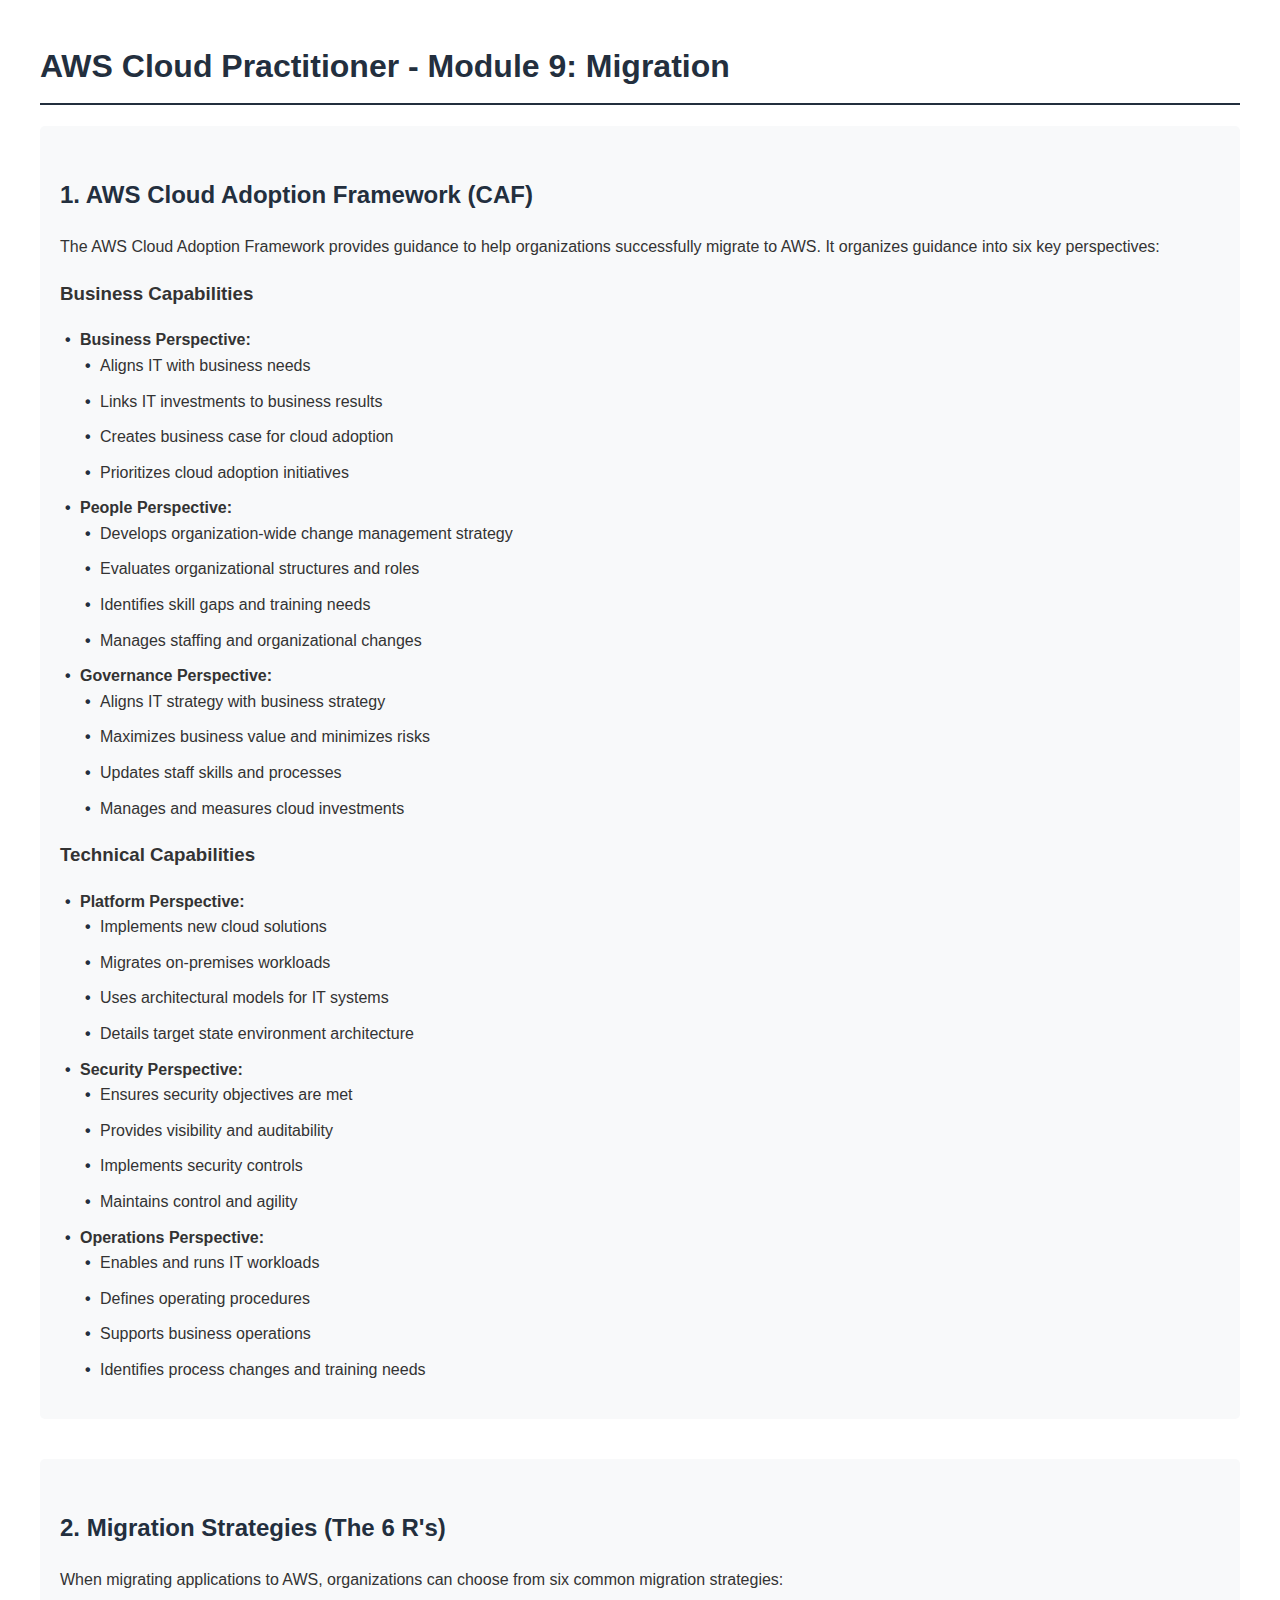
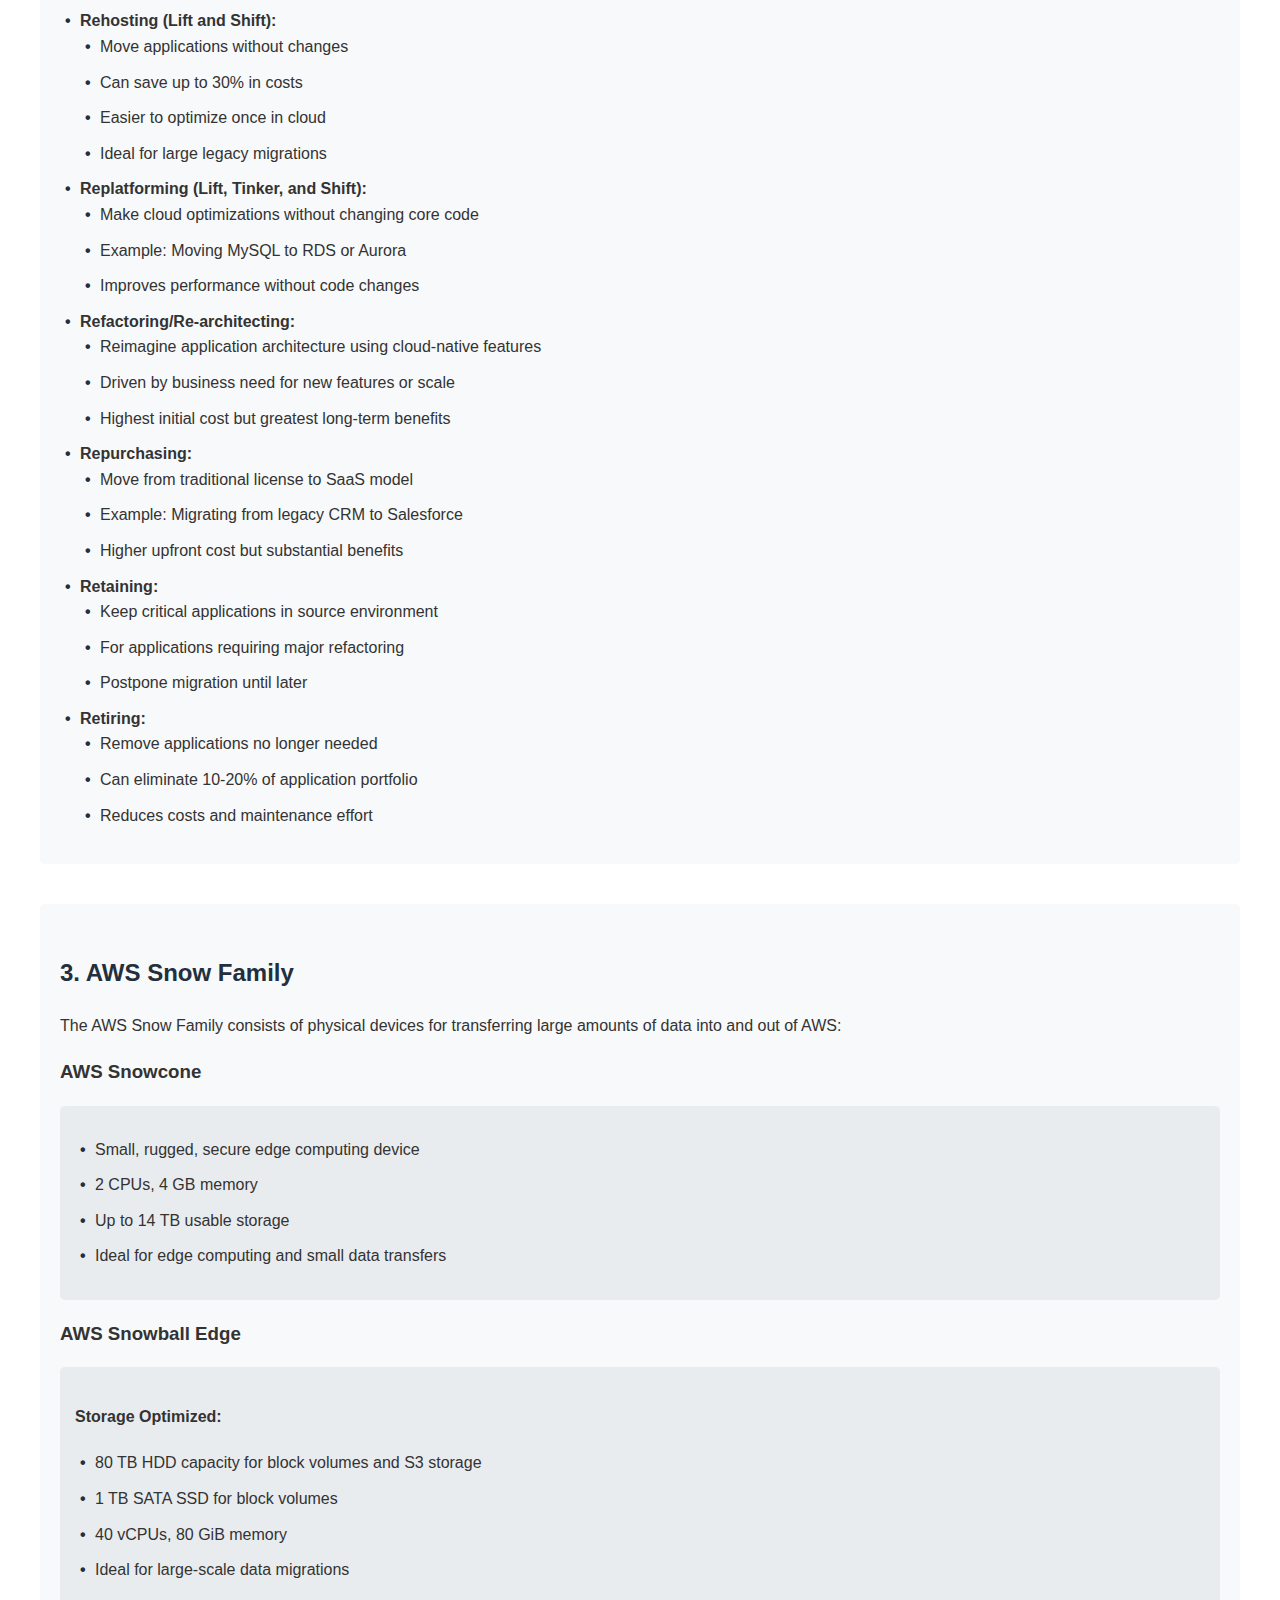
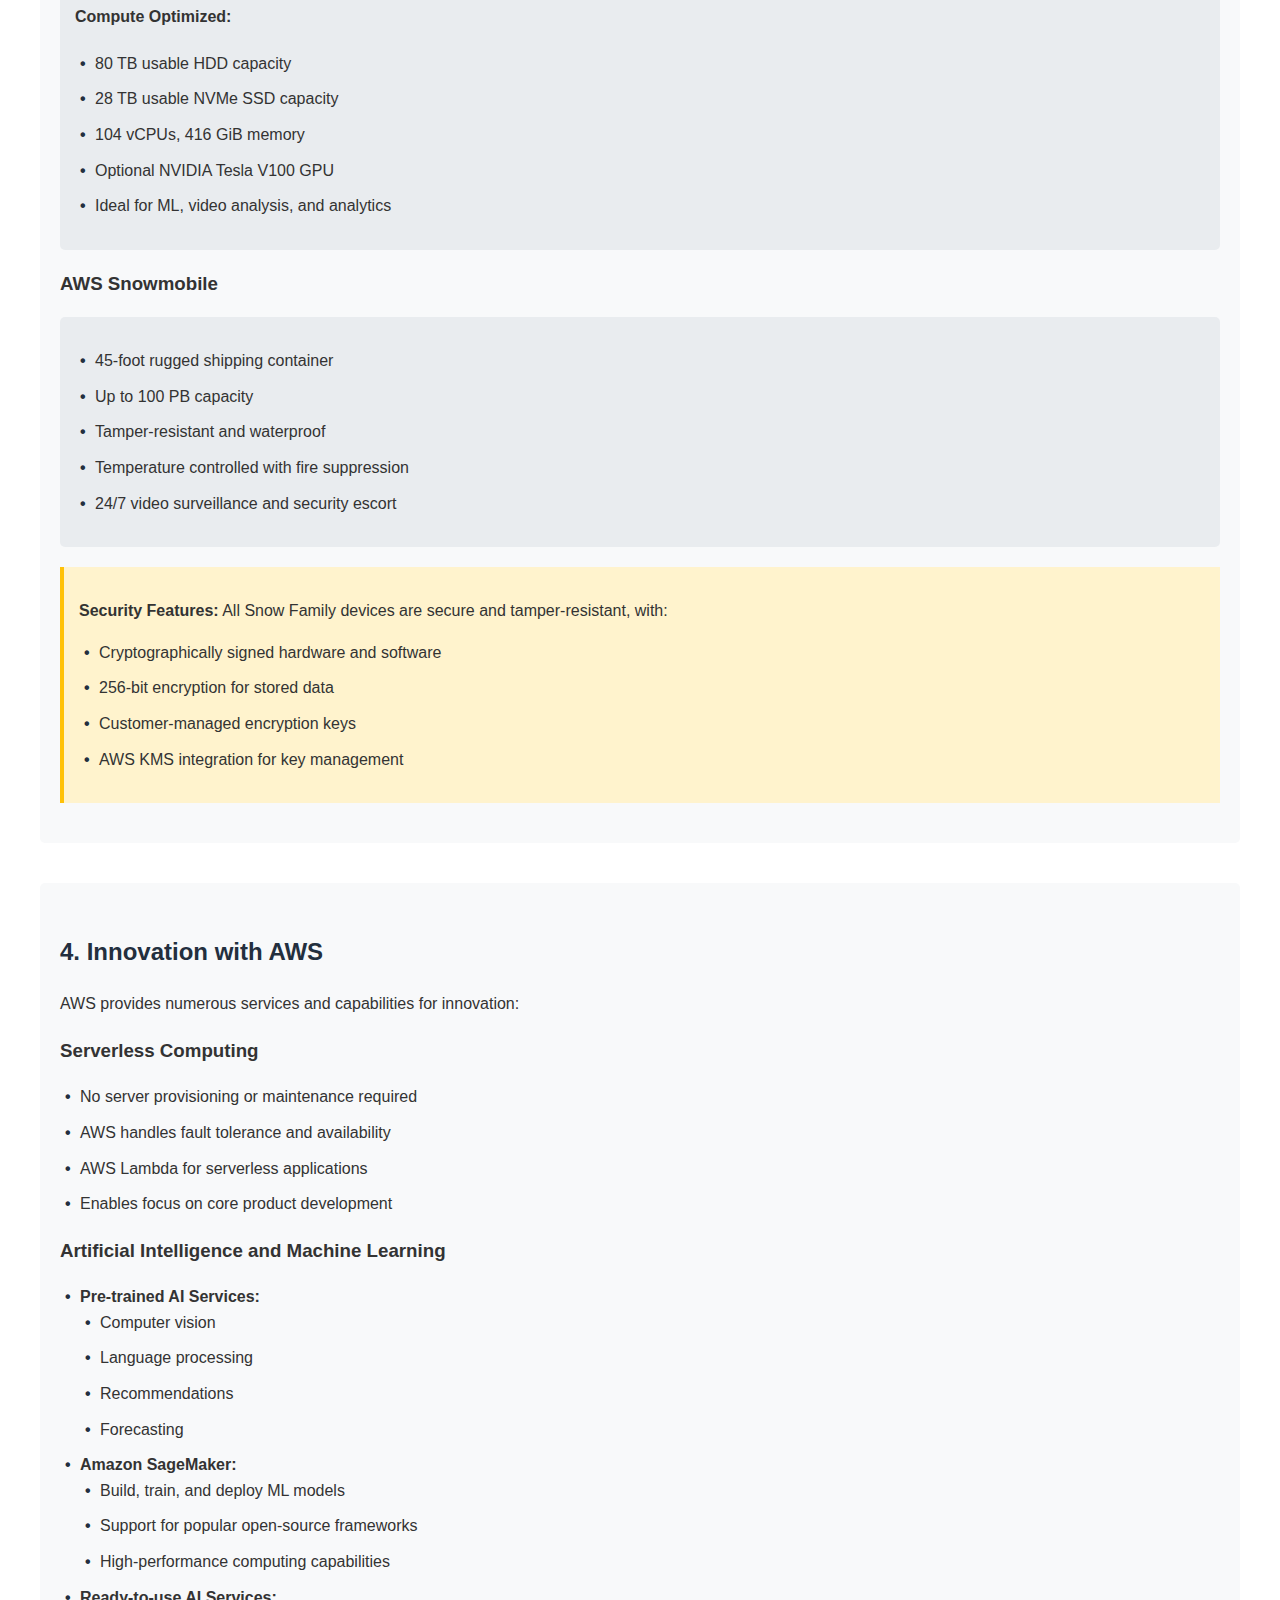
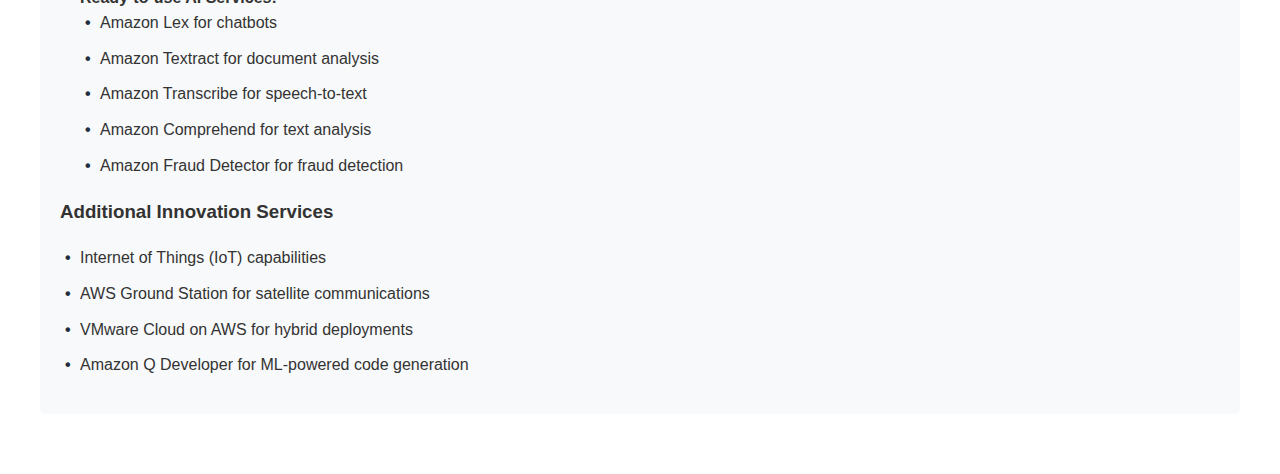
<file: cloud-cert/aws-cloud-practicioner-fundamentals/module-9-migration/migration.html>
<!DOCTYPE html>
<html lang="en">
<head>
    <meta charset="UTF-8">
    <meta name="viewport" content="width=device-width, initial-scale=1.0">
    <title>AWS Cloud Practitioner - Module 9: Migration</title>
    <style>
        body {
            font-family: Arial, sans-serif;
            line-height: 1.6;
            max-width: 1200px;
            margin: 0 auto;
            padding: 20px;
            color: #333;
        }
        h1 {
            color: #232f3e;
            border-bottom: 2px solid #232f3e;
            padding-bottom: 10px;
        }
        h2 {
            color: #232f3e;
            margin-top: 30px;
        }
        .section {
            margin-bottom: 40px;
            padding: 20px;
            background-color: #f8f9fa;
            border-radius: 5px;
        }
        .highlight {
            background-color: #fff3cd;
            padding: 15px;
            border-left: 4px solid #ffc107;
            margin: 20px 0;
        }
        ul {
            list-style-type: none;
            padding-left: 20px;
        }
        li {
            margin-bottom: 10px;
            position: relative;
        }
        li:before {
            content: "•";
            color: #232f3e;
            font-weight: bold;
            position: absolute;
            left: -15px;
        }
        .device-specs {
            background-color: #e9ecef;
            padding: 15px;
            border-radius: 5px;
            margin: 10px 0;
        }
    </style>
</head>
<body>
    <h1>AWS Cloud Practitioner - Module 9: Migration</h1>

    <div class="section">
        <h2>1. AWS Cloud Adoption Framework (CAF)</h2>
        <p>The AWS Cloud Adoption Framework provides guidance to help organizations successfully migrate to AWS. It organizes guidance into six key perspectives:</p>
        
        <h3>Business Capabilities</h3>
        <ul>
            <li><strong>Business Perspective:</strong>
                <ul>
                    <li>Aligns IT with business needs</li>
                    <li>Links IT investments to business results</li>
                    <li>Creates business case for cloud adoption</li>
                    <li>Prioritizes cloud adoption initiatives</li>
                </ul>
            </li>
            <li><strong>People Perspective:</strong>
                <ul>
                    <li>Develops organization-wide change management strategy</li>
                    <li>Evaluates organizational structures and roles</li>
                    <li>Identifies skill gaps and training needs</li>
                    <li>Manages staffing and organizational changes</li>
                </ul>
            </li>
            <li><strong>Governance Perspective:</strong>
                <ul>
                    <li>Aligns IT strategy with business strategy</li>
                    <li>Maximizes business value and minimizes risks</li>
                    <li>Updates staff skills and processes</li>
                    <li>Manages and measures cloud investments</li>
                </ul>
            </li>
        </ul>

        <h3>Technical Capabilities</h3>
        <ul>
            <li><strong>Platform Perspective:</strong>
                <ul>
                    <li>Implements new cloud solutions</li>
                    <li>Migrates on-premises workloads</li>
                    <li>Uses architectural models for IT systems</li>
                    <li>Details target state environment architecture</li>
                </ul>
            </li>
            <li><strong>Security Perspective:</strong>
                <ul>
                    <li>Ensures security objectives are met</li>
                    <li>Provides visibility and auditability</li>
                    <li>Implements security controls</li>
                    <li>Maintains control and agility</li>
                </ul>
            </li>
            <li><strong>Operations Perspective:</strong>
                <ul>
                    <li>Enables and runs IT workloads</li>
                    <li>Defines operating procedures</li>
                    <li>Supports business operations</li>
                    <li>Identifies process changes and training needs</li>
                </ul>
            </li>
        </ul>
    </div>

    <div class="section">
        <h2>2. Migration Strategies (The 6 R's)</h2>
        <p>When migrating applications to AWS, organizations can choose from six common migration strategies:</p>
        
        <ul>
            <li><strong>Rehosting (Lift and Shift):</strong>
                <ul>
                    <li>Move applications without changes</li>
                    <li>Can save up to 30% in costs</li>
                    <li>Easier to optimize once in cloud</li>
                    <li>Ideal for large legacy migrations</li>
                </ul>
            </li>
            <li><strong>Replatforming (Lift, Tinker, and Shift):</strong>
                <ul>
                    <li>Make cloud optimizations without changing core code</li>
                    <li>Example: Moving MySQL to RDS or Aurora</li>
                    <li>Improves performance without code changes</li>
                </ul>
            </li>
            <li><strong>Refactoring/Re-architecting:</strong>
                <ul>
                    <li>Reimagine application architecture using cloud-native features</li>
                    <li>Driven by business need for new features or scale</li>
                    <li>Highest initial cost but greatest long-term benefits</li>
                </ul>
            </li>
            <li><strong>Repurchasing:</strong>
                <ul>
                    <li>Move from traditional license to SaaS model</li>
                    <li>Example: Migrating from legacy CRM to Salesforce</li>
                    <li>Higher upfront cost but substantial benefits</li>
                </ul>
            </li>
            <li><strong>Retaining:</strong>
                <ul>
                    <li>Keep critical applications in source environment</li>
                    <li>For applications requiring major refactoring</li>
                    <li>Postpone migration until later</li>
                </ul>
            </li>
            <li><strong>Retiring:</strong>
                <ul>
                    <li>Remove applications no longer needed</li>
                    <li>Can eliminate 10-20% of application portfolio</li>
                    <li>Reduces costs and maintenance effort</li>
                </ul>
            </li>
        </ul>
    </div>

    <div class="section">
        <h2>3. AWS Snow Family</h2>
        <p>The AWS Snow Family consists of physical devices for transferring large amounts of data into and out of AWS:</p>

        <h3>AWS Snowcone</h3>
        <div class="device-specs">
            <ul>
                <li>Small, rugged, secure edge computing device</li>
                <li>2 CPUs, 4 GB memory</li>
                <li>Up to 14 TB usable storage</li>
                <li>Ideal for edge computing and small data transfers</li>
            </ul>
        </div>

        <h3>AWS Snowball Edge</h3>
        <div class="device-specs">
            <h4>Storage Optimized:</h4>
            <ul>
                <li>80 TB HDD capacity for block volumes and S3 storage</li>
                <li>1 TB SATA SSD for block volumes</li>
                <li>40 vCPUs, 80 GiB memory</li>
                <li>Ideal for large-scale data migrations</li>
            </ul>
            <h4>Compute Optimized:</h4>
            <ul>
                <li>80 TB usable HDD capacity</li>
                <li>28 TB usable NVMe SSD capacity</li>
                <li>104 vCPUs, 416 GiB memory</li>
                <li>Optional NVIDIA Tesla V100 GPU</li>
                <li>Ideal for ML, video analysis, and analytics</li>
            </ul>
        </div>

        <h3>AWS Snowmobile</h3>
        <div class="device-specs">
            <ul>
                <li>45-foot rugged shipping container</li>
                <li>Up to 100 PB capacity</li>
                <li>Tamper-resistant and waterproof</li>
                <li>Temperature controlled with fire suppression</li>
                <li>24/7 video surveillance and security escort</li>
            </ul>
        </div>

        <div class="highlight">
            <p><strong>Security Features:</strong> All Snow Family devices are secure and tamper-resistant, with:</p>
            <ul>
                <li>Cryptographically signed hardware and software</li>
                <li>256-bit encryption for stored data</li>
                <li>Customer-managed encryption keys</li>
                <li>AWS KMS integration for key management</li>
            </ul>
        </div>
    </div>

    <div class="section">
        <h2>4. Innovation with AWS</h2>
        <p>AWS provides numerous services and capabilities for innovation:</p>

        <h3>Serverless Computing</h3>
        <ul>
            <li>No server provisioning or maintenance required</li>
            <li>AWS handles fault tolerance and availability</li>
            <li>AWS Lambda for serverless applications</li>
            <li>Enables focus on core product development</li>
        </ul>

        <h3>Artificial Intelligence and Machine Learning</h3>
        <ul>
            <li><strong>Pre-trained AI Services:</strong>
                <ul>
                    <li>Computer vision</li>
                    <li>Language processing</li>
                    <li>Recommendations</li>
                    <li>Forecasting</li>
                </ul>
            </li>
            <li><strong>Amazon SageMaker:</strong>
                <ul>
                    <li>Build, train, and deploy ML models</li>
                    <li>Support for popular open-source frameworks</li>
                    <li>High-performance computing capabilities</li>
                </ul>
            </li>
            <li><strong>Ready-to-use AI Services:</strong>
                <ul>
                    <li>Amazon Lex for chatbots</li>
                    <li>Amazon Textract for document analysis</li>
                    <li>Amazon Transcribe for speech-to-text</li>
                    <li>Amazon Comprehend for text analysis</li>
                    <li>Amazon Fraud Detector for fraud detection</li>
                </ul>
            </li>
        </ul>

        <h3>Additional Innovation Services</h3>
        <ul>
            <li>Internet of Things (IoT) capabilities</li>
            <li>AWS Ground Station for satellite communications</li>
            <li>VMware Cloud on AWS for hybrid deployments</li>
            <li>Amazon Q Developer for ML-powered code generation</li>
        </ul>
    </div>
</body>
</html>
</file>
